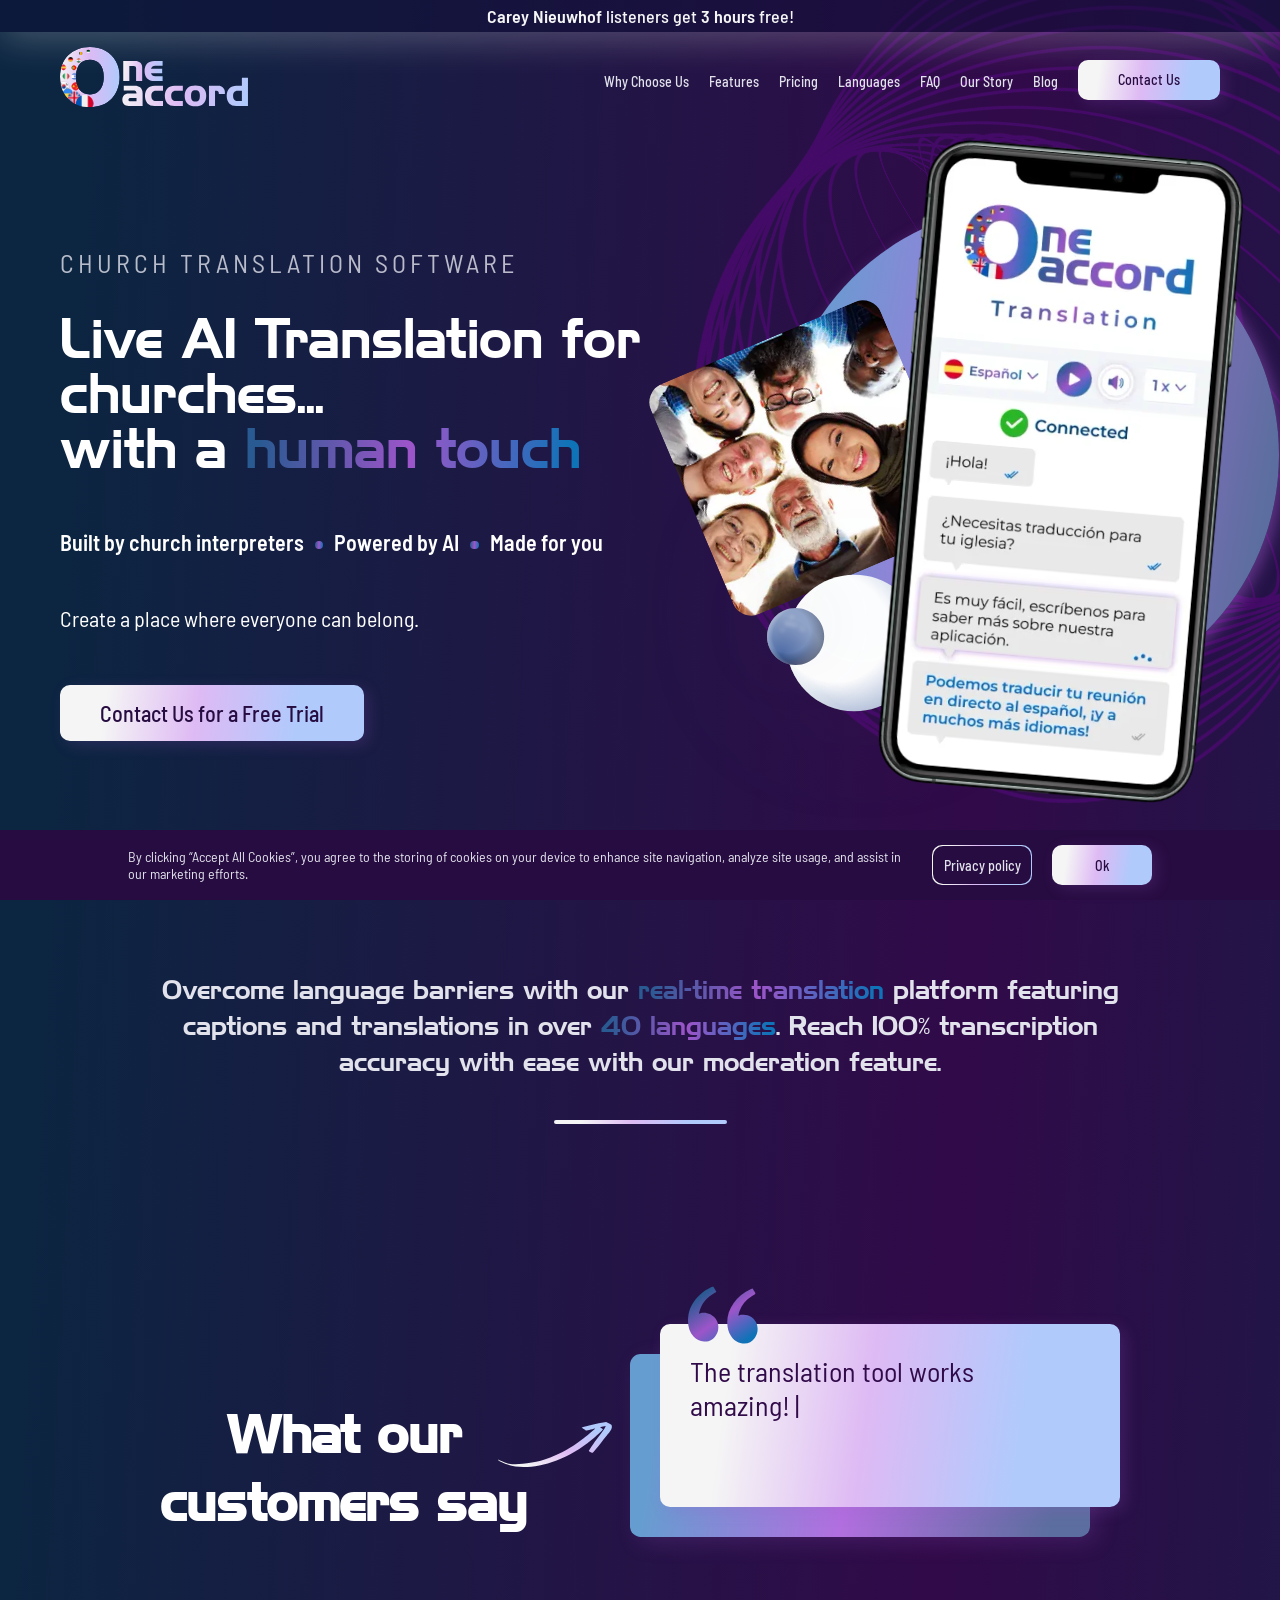
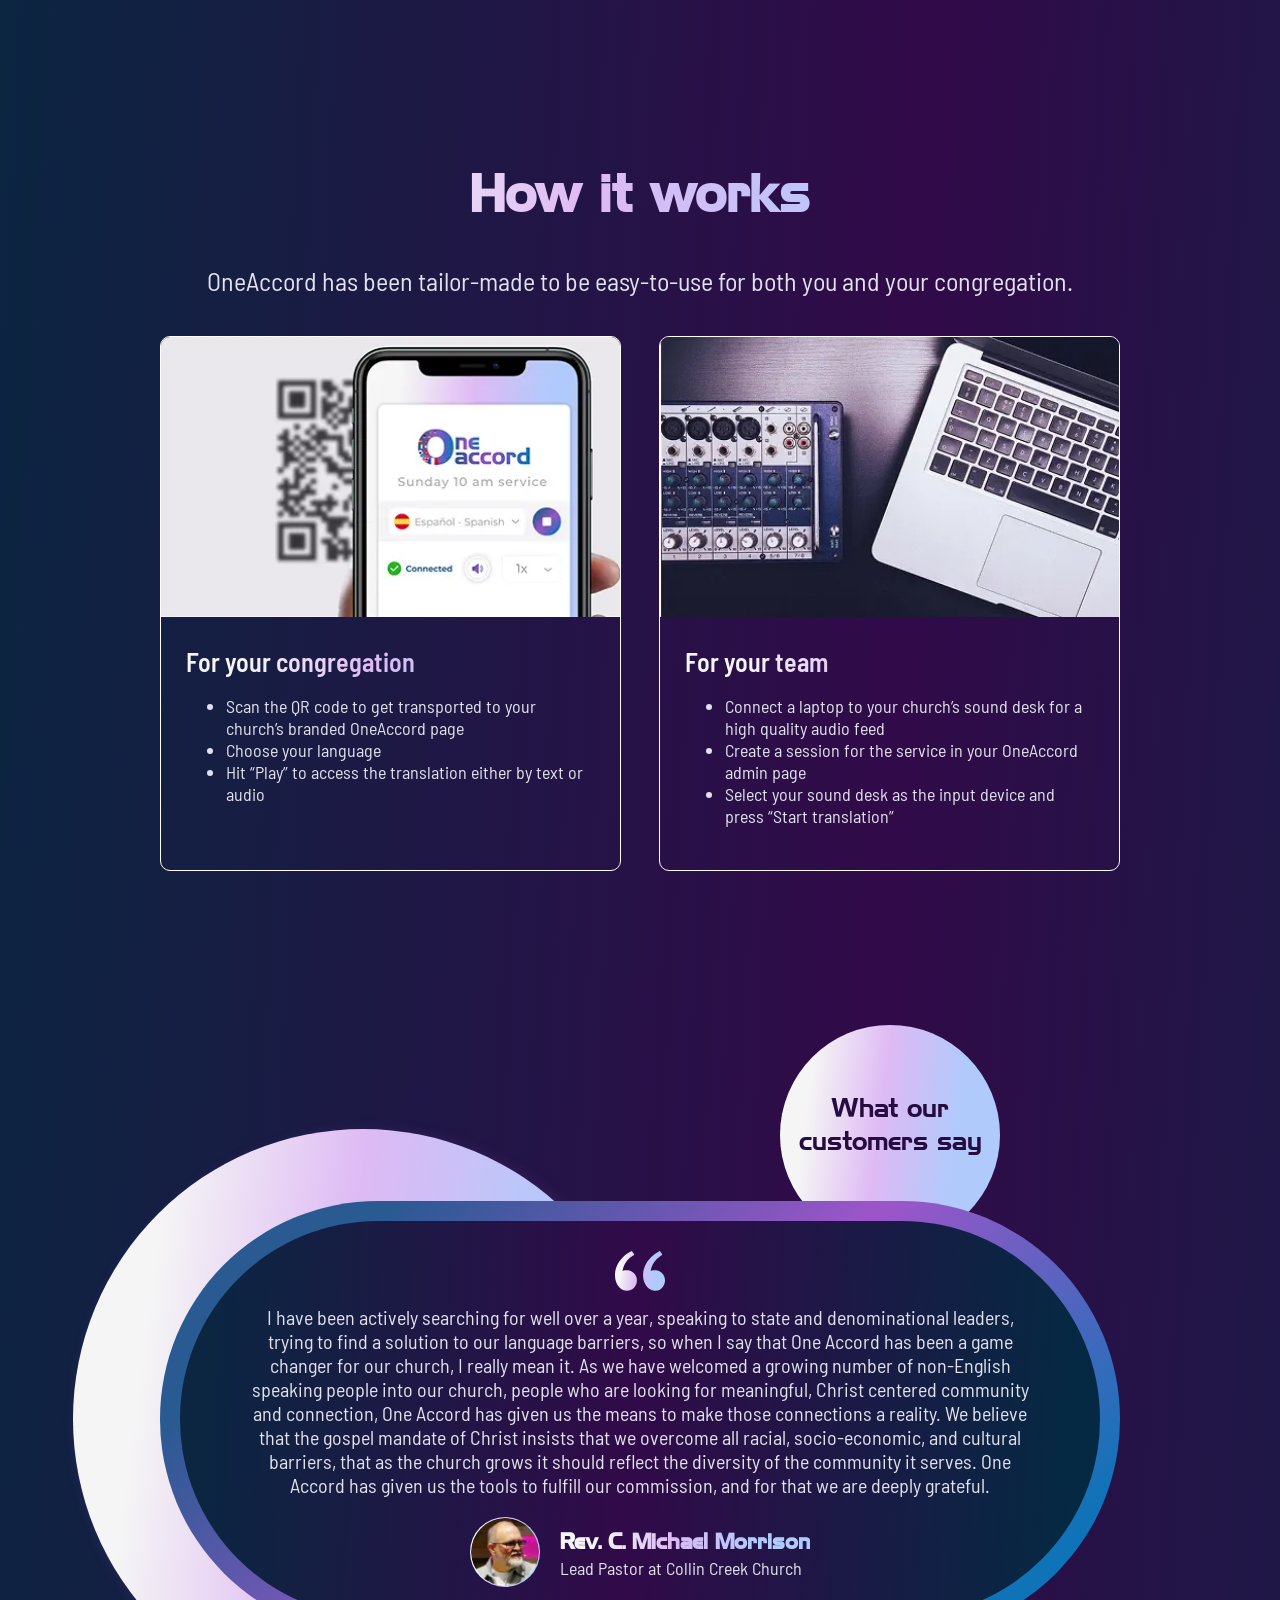
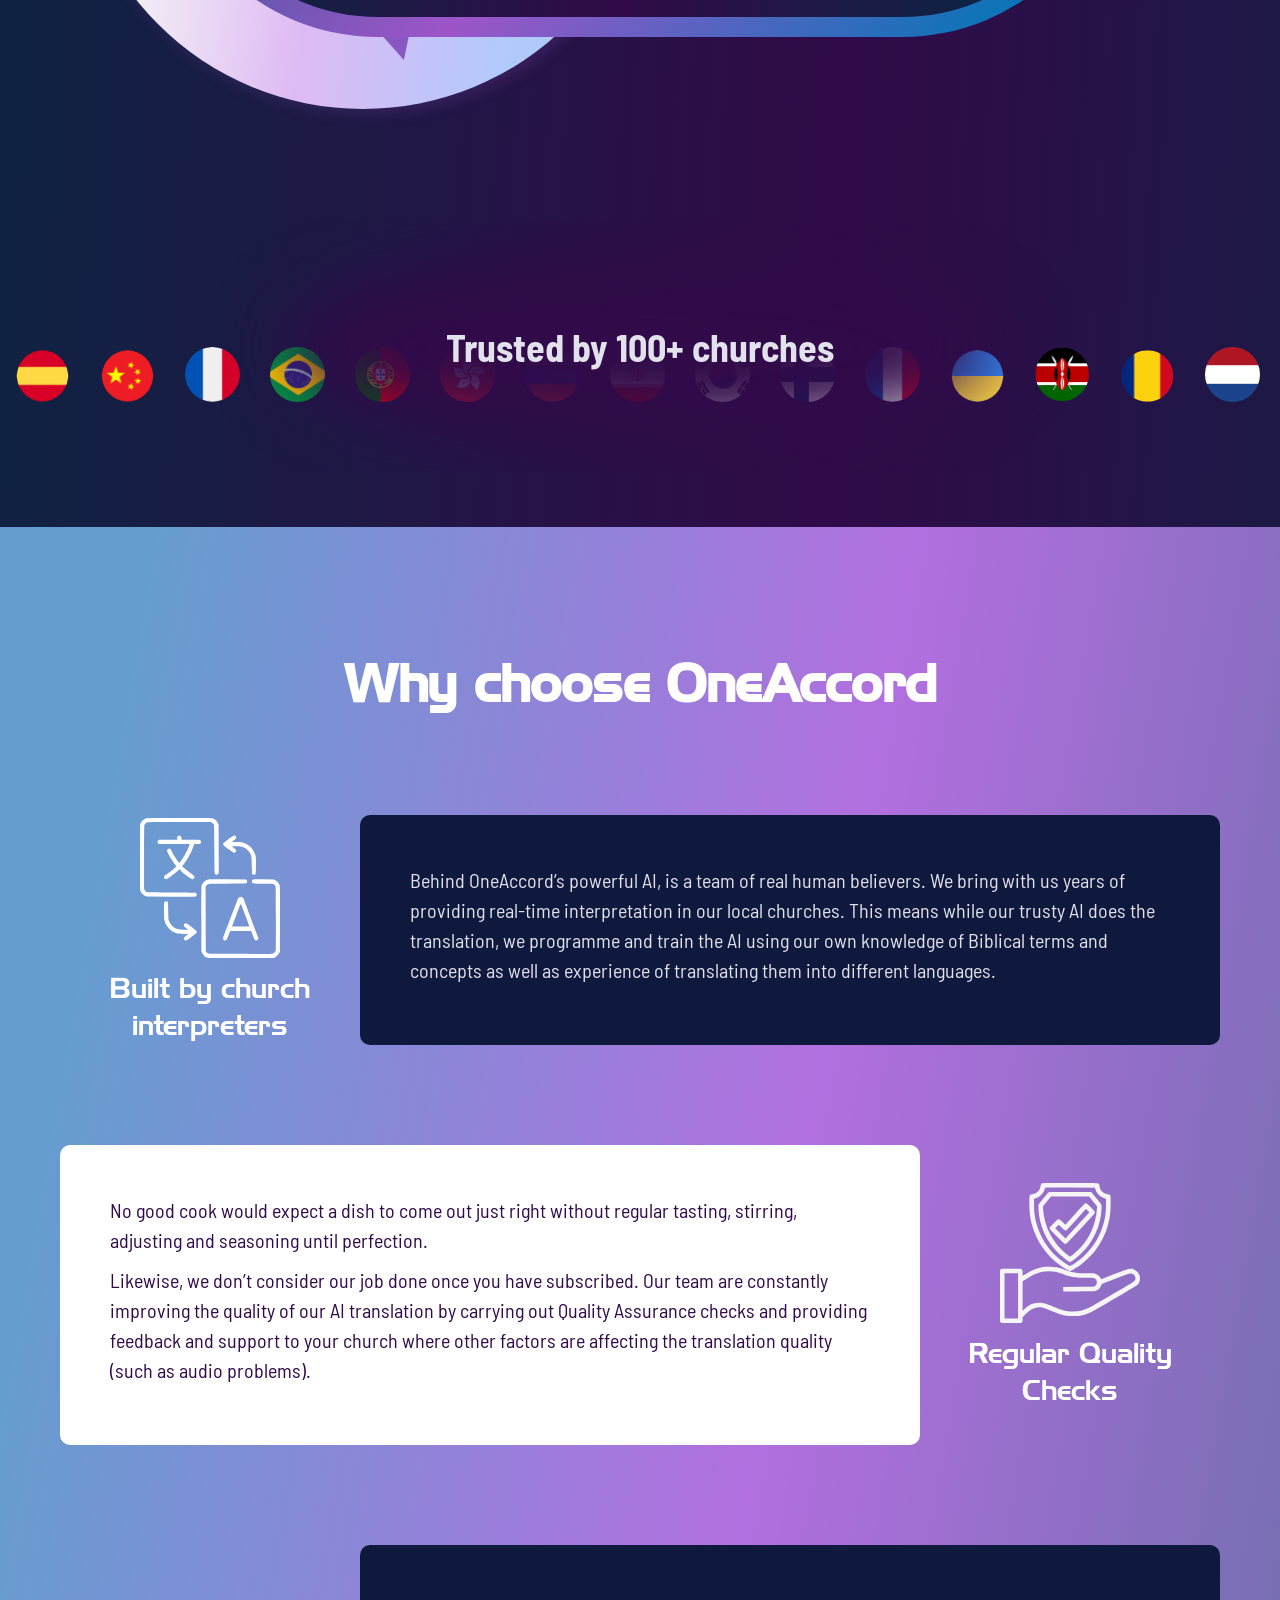
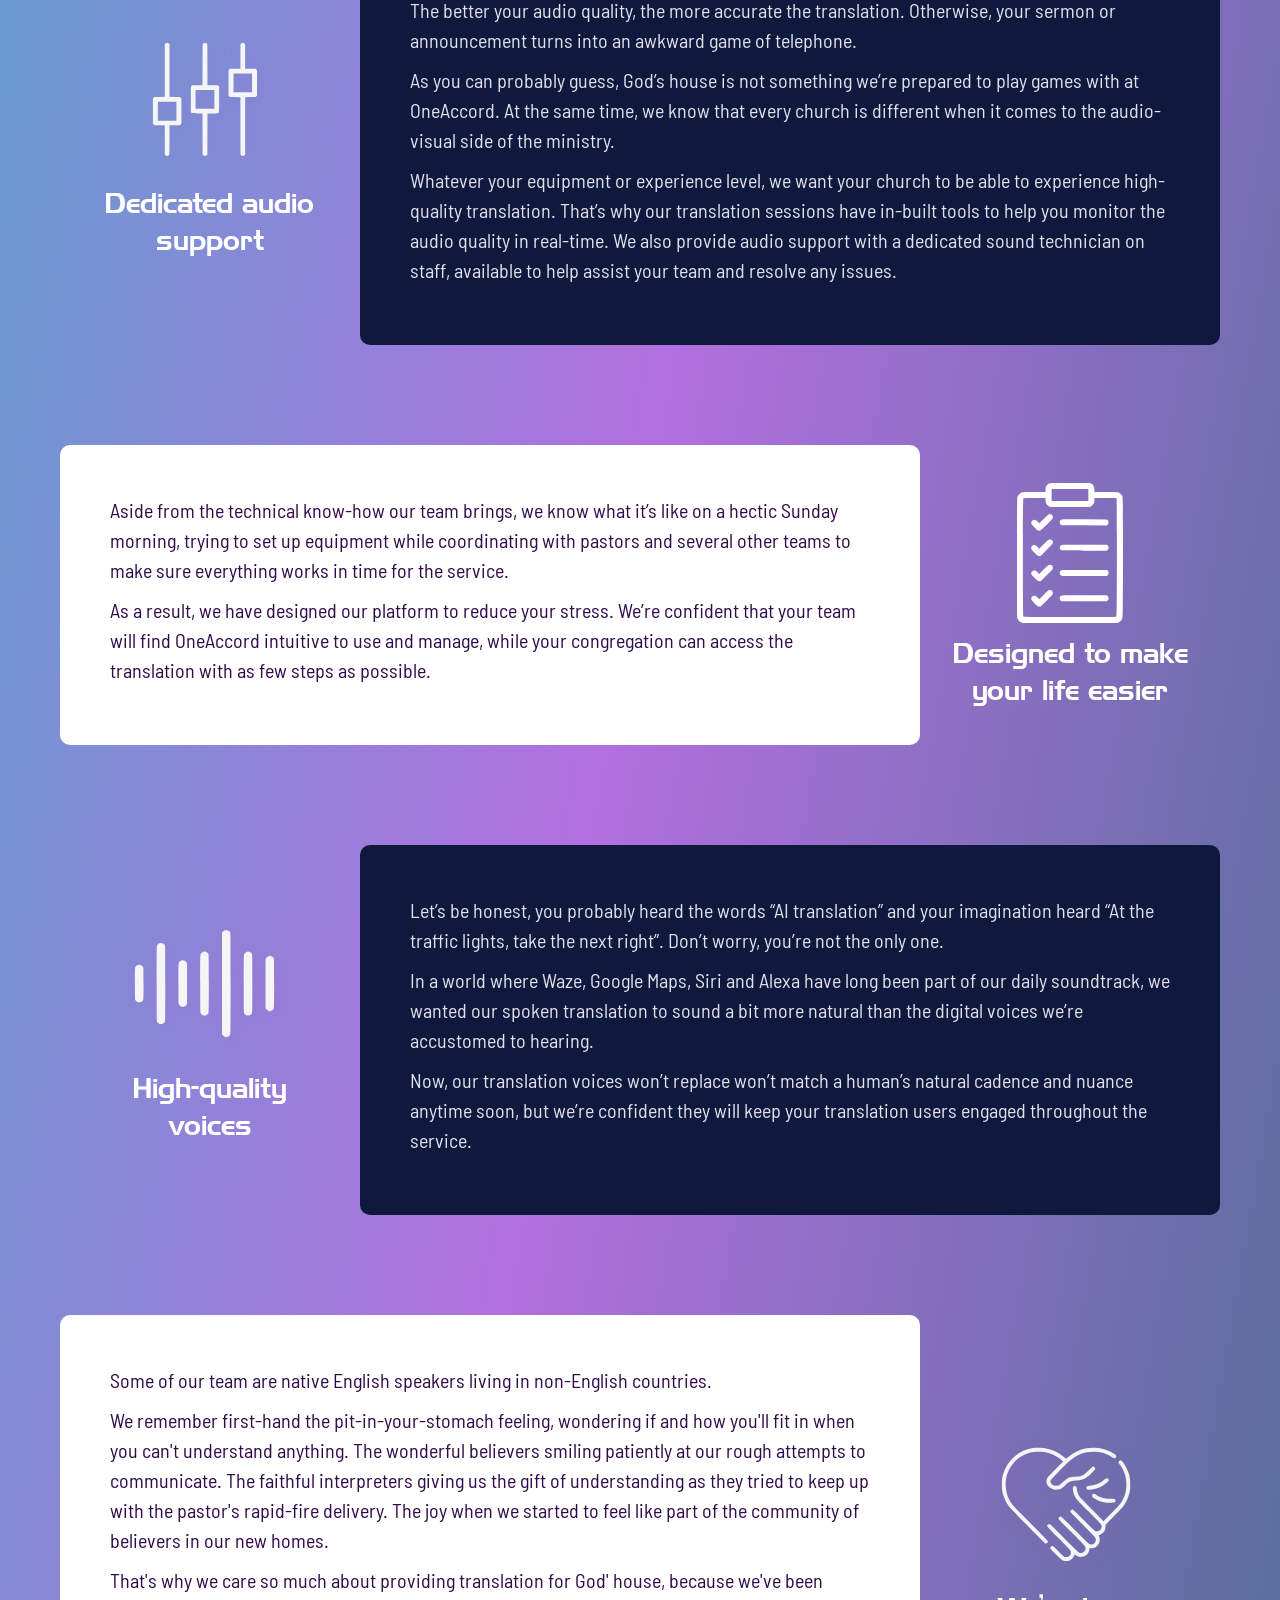
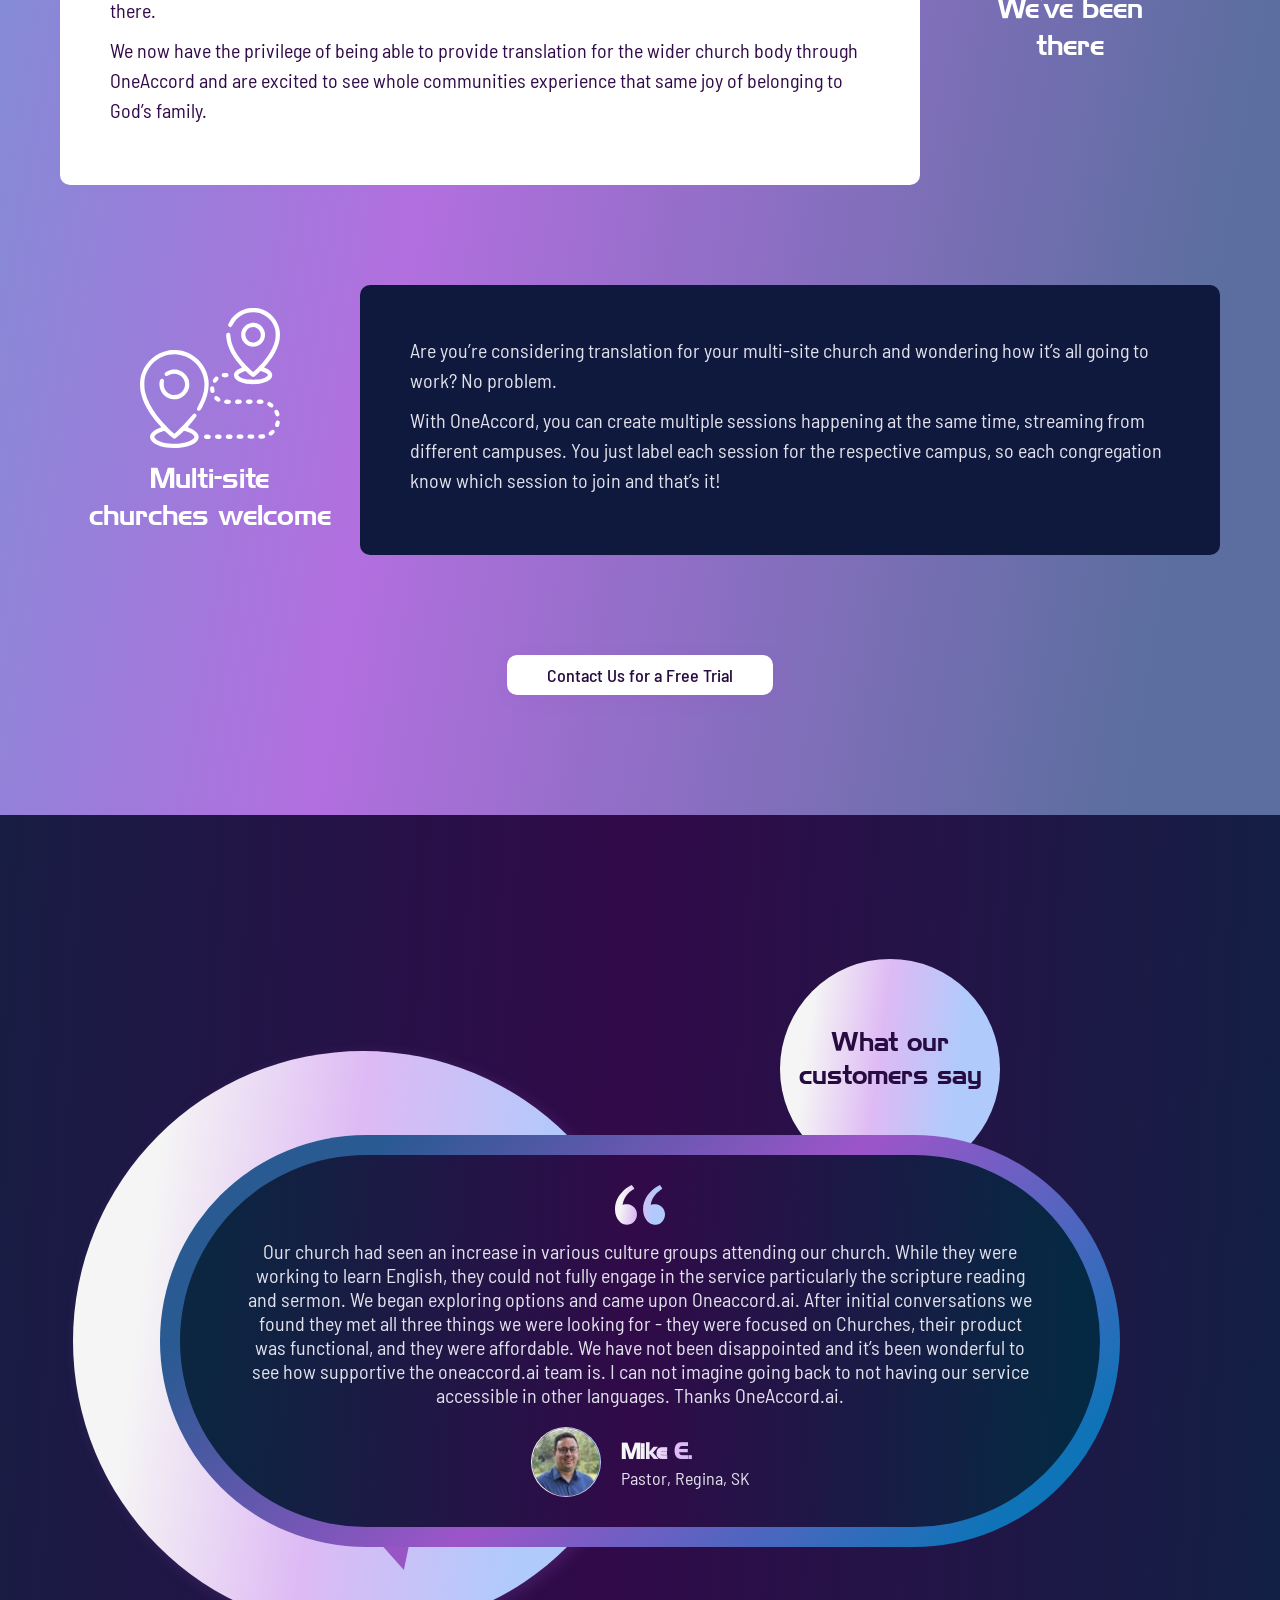
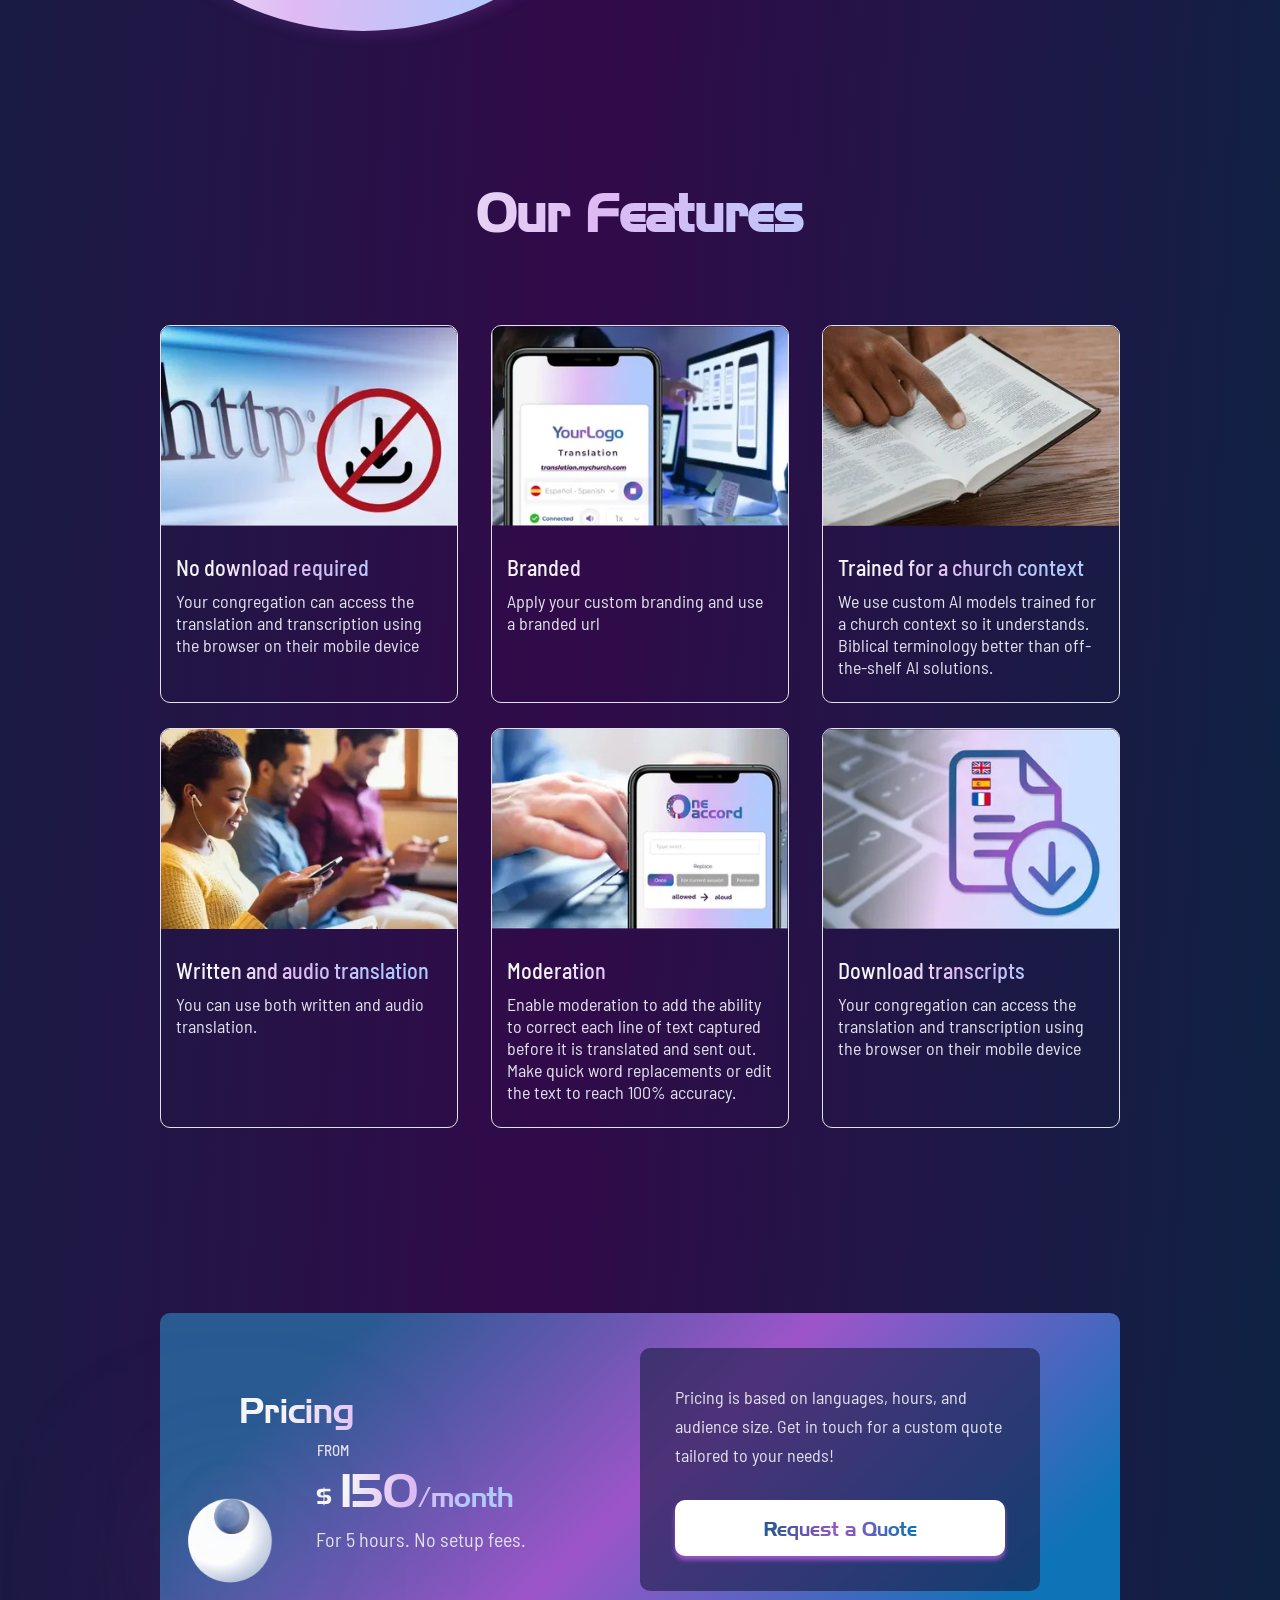
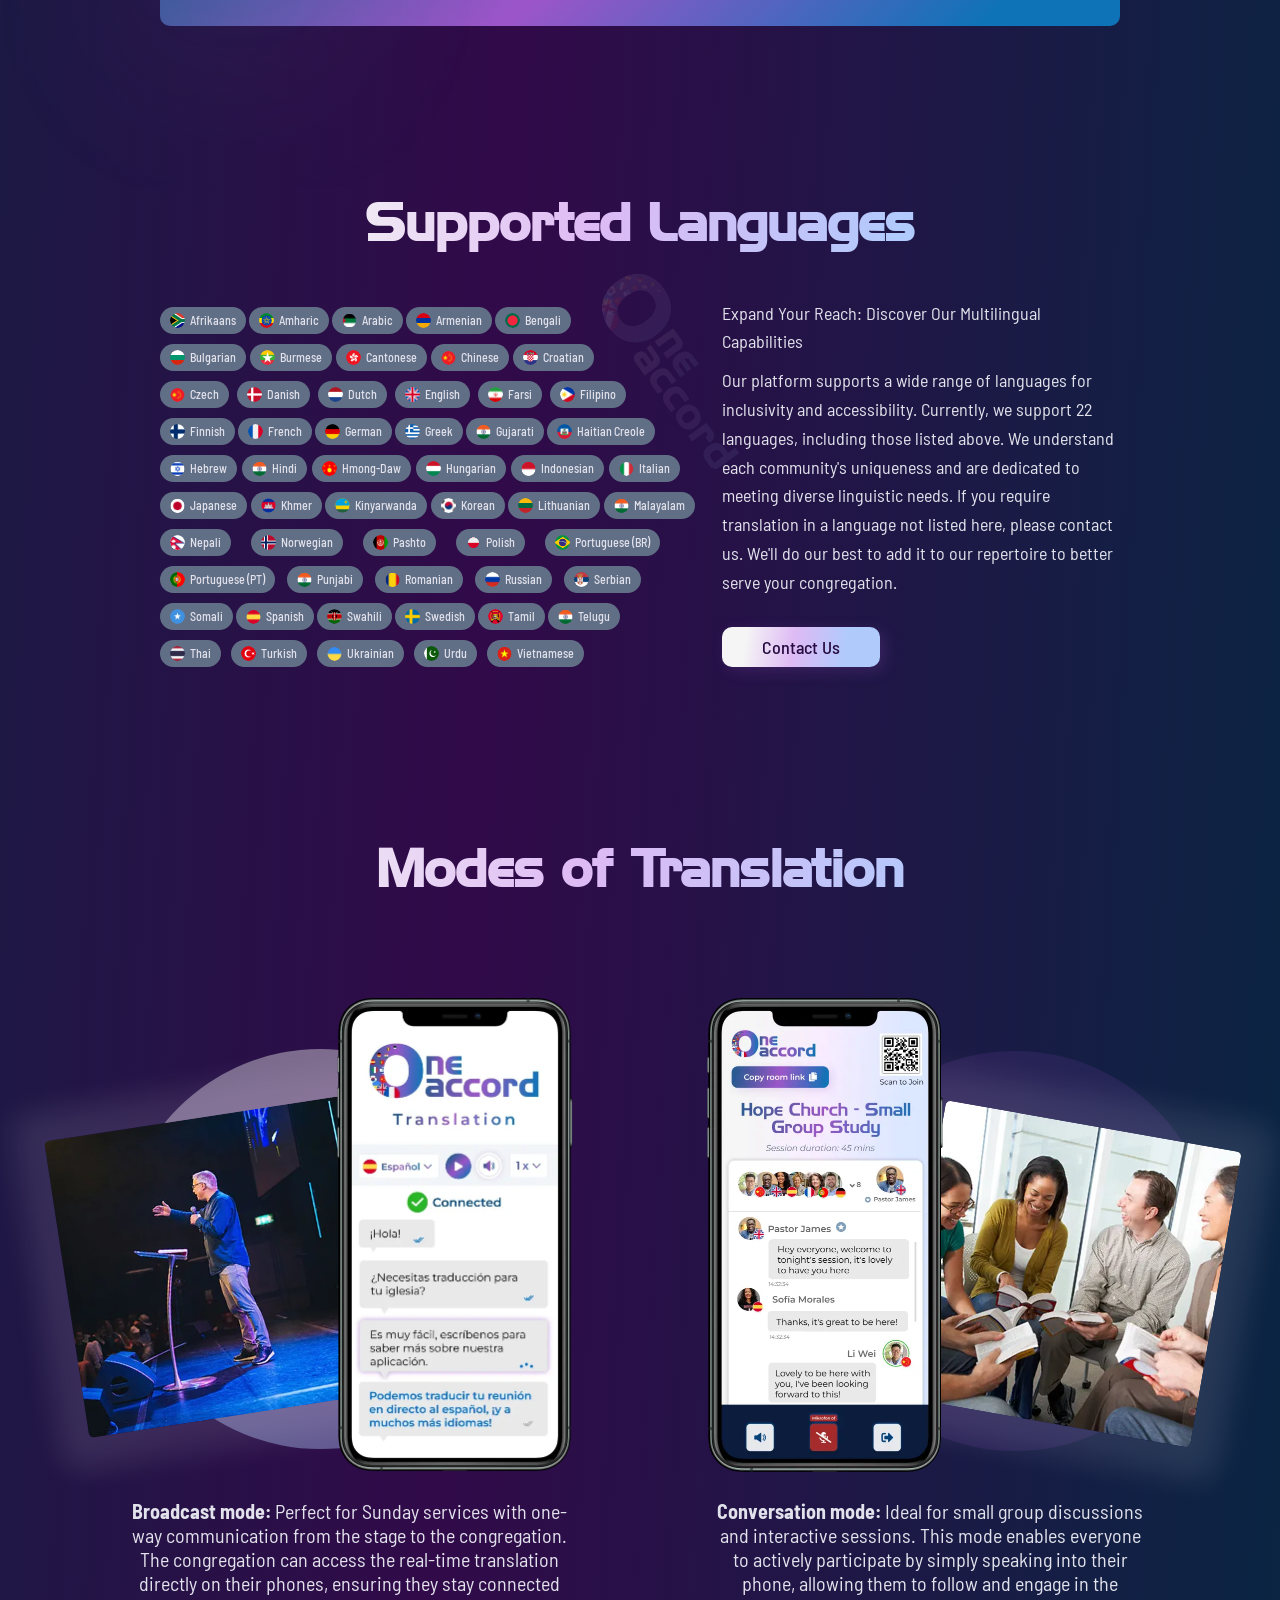
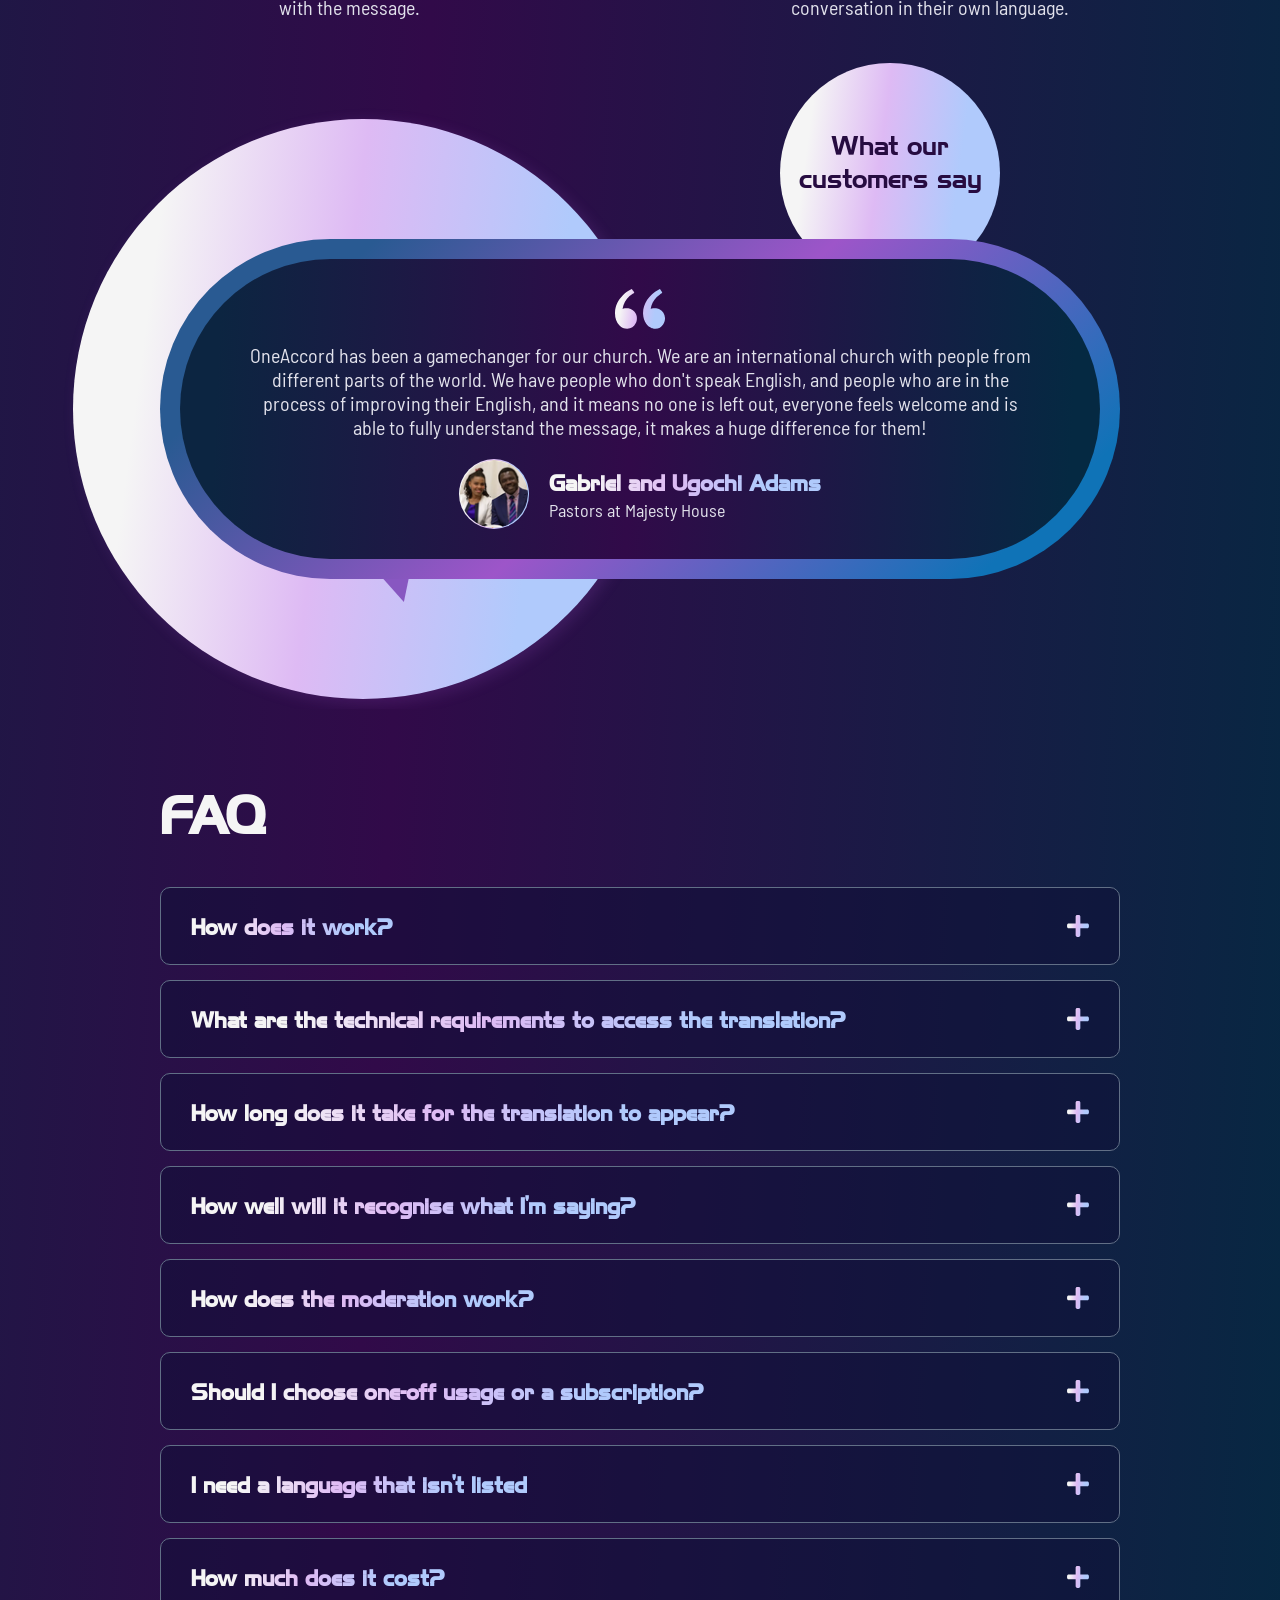
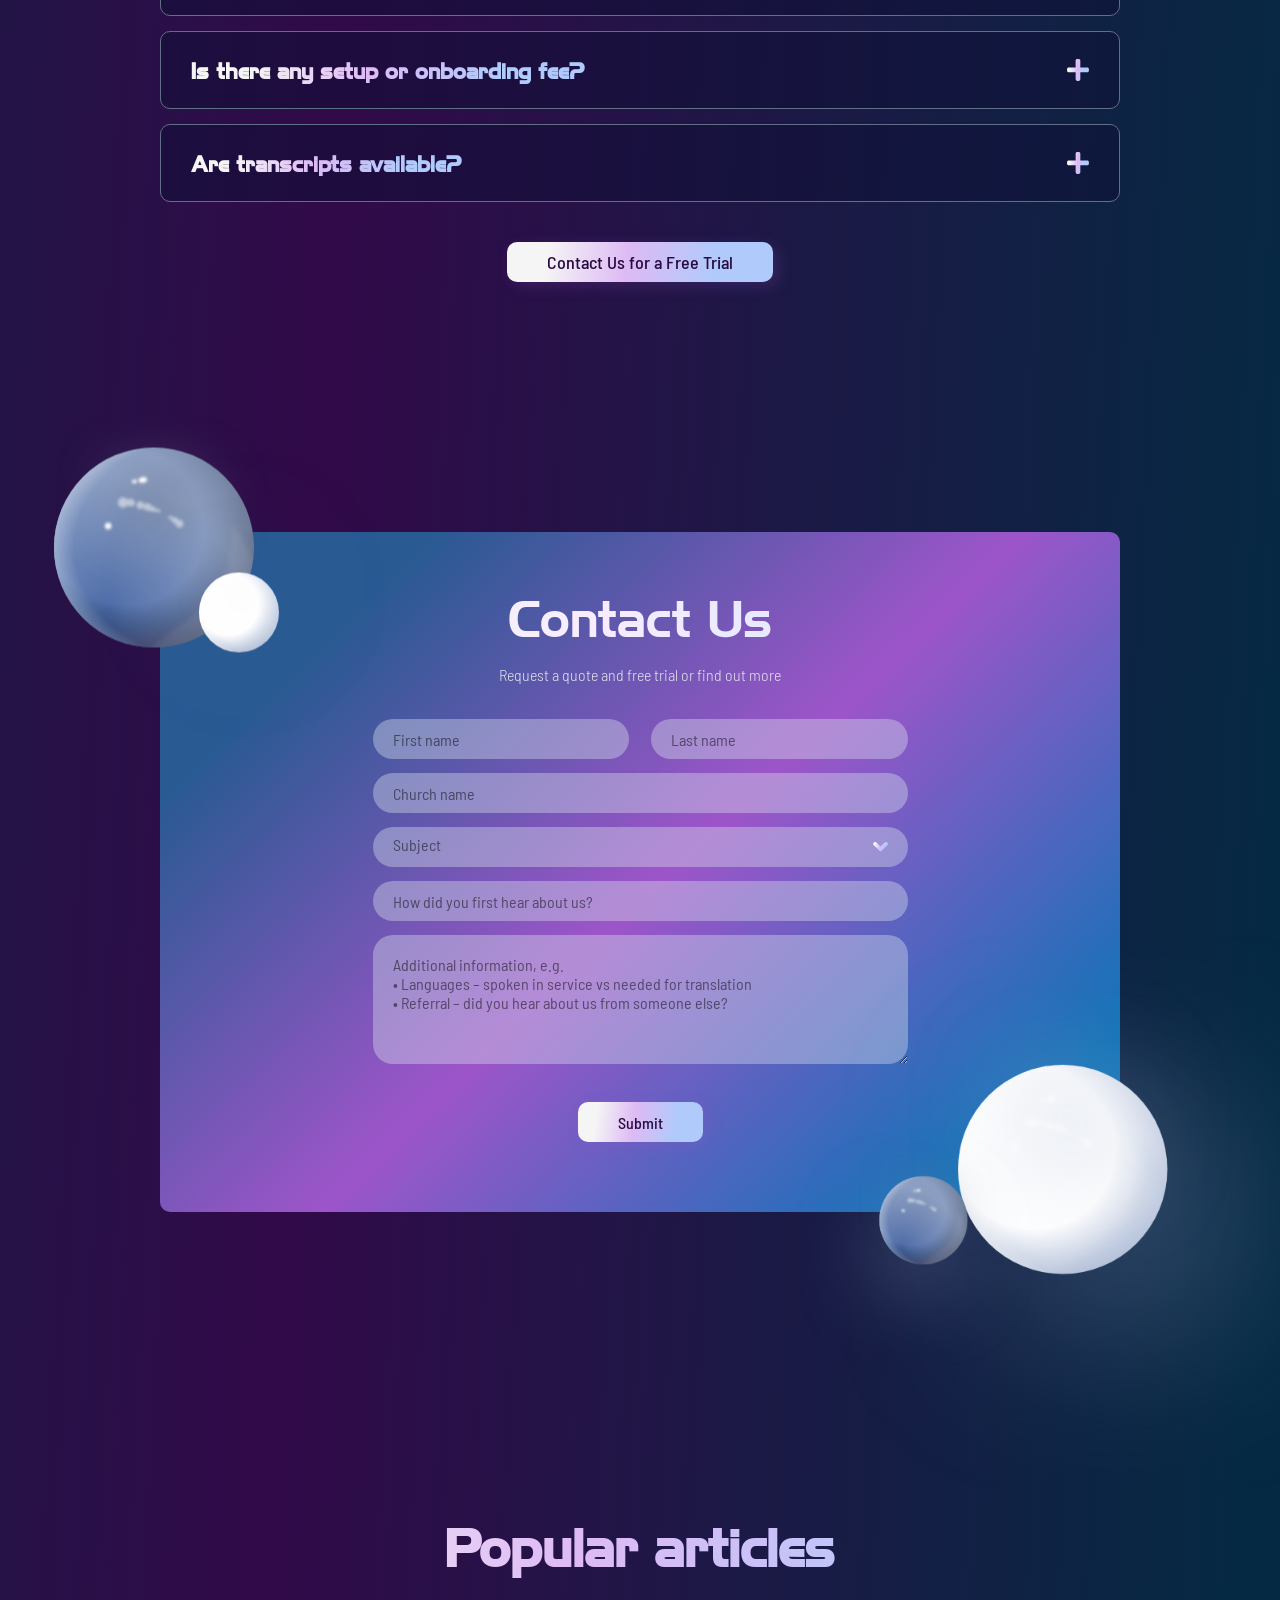
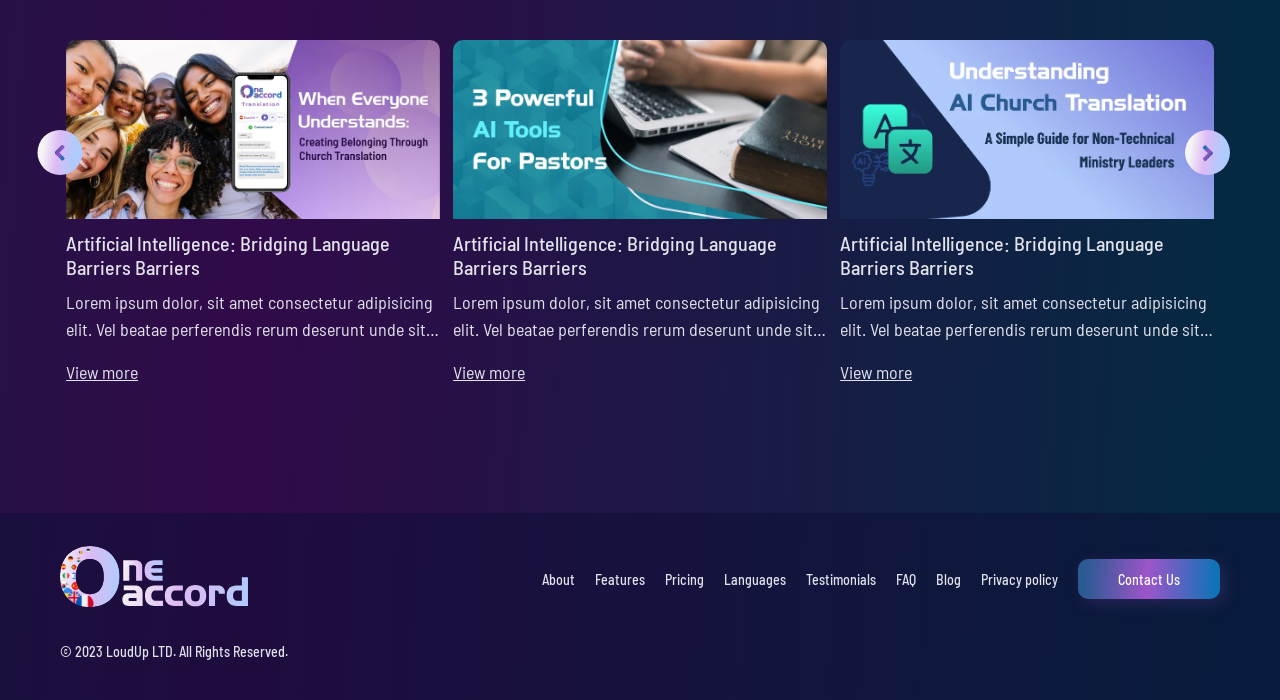
<file: index.html>
<!doctype html>
<html lang="en">
  <head>
    <meta charset="utf-8" />
    <meta name="viewport" content="width=device-width, initial-scale=1" />
    <meta http-equiv="X-UA-Compatible" content="ie=edge" />
    <meta
      name="description"
      content="Live AI Translation for churches with a human touch"
    />
    <meta name="keywords" content="AI translation church" />
    <title>OneAccord</title>

    <link
      rel="preload"
      href="fonts/highlandgothicflf.woff2"
      as="font"
      type="font/woff2"
      crossorigin
    />
    <link
      rel="preload"
      href="fonts/barlow-semi-condensed-latin-400-normal.woff2"
      as="font"
      type="font/woff2"
      crossorigin
    />
    <link
      rel="preload"
      href="fonts/barlow-semi-condensed-latin-500-normal.woff2"
      as="font"
      type="font/woff2"
      crossorigin
    />

    <link
      rel="icon"
      type="image/png"
      sizes="16x16"
      href="img/favicon-16x16.png"
    />
    <link
      rel="icon"
      type="image/png"
      sizes="32x32"
      href="img/favicon-32x32.png"
    />
    <link
      rel="icon"
      type="image/png"
      sizes="48x48"
      href="img/favicon-48x48.png"
    />
    <link
      rel="icon"
      type="image/png"
      sizes="64x64"
      href="img/favicon-64x64.png"
    />
    <link rel="stylesheet" href="css/style.min.css" />
  </head>

  <body id="home">

    <!-- start header -->
    <header class="header">
      <!-- start top header -->
      <div class="top-header">
        <div class="top-header__text">
          <span>Carey Nieuwhof</span> listeners get <span>3 hours</span> free!
        </div>
      </div>
      <!-- end top header -->
      <div class="container-fluid container-fluid--s container-fluid--header">
        <div class="logo">
          <a href="index.html">
            <img
              src="img/logo.svg"
              alt="OneAccord logo"
              width="300"
              height="97"
              fetchpriority="high"
            />
          </a>
        </div>

        <div class="menu-btn">
          <div class="menu-row"></div>
          <div class="menu-row"></div>
          <div class="menu-row"></div>
        </div>

        <div class="menu" id="menu">
          <ul>
            <li>
              <a href="#about"> Why Choose Us </a>
            </li>

            <li>
              <a href="#features"> Features </a>
            </li>

            <li>
              <a href="#pricing"> Pricing </a>
            </li>

            <li>
              <a href="#languages"> Languages </a>
            </li>

            <li>
              <a href="#faq"> FAQ </a>
            </li>

            <li>
              <a href="our-story.html"> Our Story </a>
            </li>

            <li>
              <a href="blog.html" class="blog-link"> Blog </a>
            </li>

            <li>
              <a href="#contact"> Contact Us </a>
            </li>
          </ul>

          <div class="header__social">
            <a href="#" aria-label="OneAccord on Facebook">
              <img src="img/facebook.svg" alt="" width="36" height="36" />
            </a>

            <a href="#" aria-label="OneAccord on Instagram">
              <img src="img/instagram.svg" alt="" width="36" height="36" />
            </a>

            <a href="#" aria-label="OneAccord on YouTube">
              <img src="img/youtube.svg" alt="" width="36" height="36" />
            </a>
          </div>
        </div>
      </div>
    </header>
    <!-- end header -->

    <main id="main-content">
    <!-- start main-screen -->
    <section class="main-screen" id="about">
      <div class="container-fluid container-fluid--s">
        <div class="main-screen__content">
          <h1 class="h1-title">CHURCH TRANSLATION SOFTWARE</h1>
          <h2 class="h1">
            Live AI Translation for churches... <br />
            with a <span>human touch</span>
          </h2>

          <div class="main-screen__list">
            <div class="main-screen__item-wrapper">
              <div class="main-screen__item">Built by church interpreters</div>
              <div class="main-screen__dot"></div>
            </div>

            <div class="main-screen__item-wrapper">
              <div class="main-screen__item">Powered by AI</div>
              <div class="main-screen__dot"></div>
            </div>

            <div class="main-screen__item-wrapper">
              <div class="main-screen__item">Made for you</div>
              <div class="main-screen__dot"></div>
            </div>
          </div>

          <div class="main-screen__text">
            <p>Create a place where everyone can belong.</p>
          </div>

          <a href="#contact" class="button"> Contact Us for a Free Trial </a>
        </div>

        <div class="main-screen__image-wrapper">
          <picture>
            <source
              type="image/webp"
              srcset="
                img/photo-256.webp 256w,
                img/photo-300.webp 300w,
                img/photo-380.webp 380w,
                img/photo-400.webp 400w,
              "
              sizes="(max-width: 767px) 63.2vw, (max-width: 992px) 45vw, (max-width: 1220px) 25vw, 250px"
            />
            <source
              type="image/png"
              srcset="
                img/photo-256.png 256w,
                img/photo-300.png 300w,
                img/photo-380.png 380w,
                img/photo-400.png 400w,
              "
              sizes="(max-width: 767px) 63.2vw, (max-width: 992px) 45vw, (max-width: 1220px) 25vw, 250px"
            />
            <img
              src="img/photo.png"
              width="250"
              height="250"
              alt="Peoples logo"
              class="main-screen__photo"
              fetchpriority="low"
              decoding="async"
            />
          </picture>
          <picture>
            <source
              type="image/webp"
              srcset="
                img/mode-screen-256.webp 256w,
                img/mode-screen-400.webp 400w,
                img/mode-screen-501.webp 501w
              "
              sizes="(max-width: 767px) 31.8vw, (max-width: 992px) 48vw, (max-width: 1220px) 25vw, 341px"
            />
            <source
              type="image/png"
              srcset="
                img/mode-screen-256.png 256w,
                img/mode-screen-400.png 400w,
                img/mode-screen-501.png 501w
              "
              sizes="(max-width: 767px) 31.8vw, (max-width: 992px) 48vw, (max-width: 1220px) 25vw, 341px"
            />
            <img
              src="img/mode-screen-256.png"
              width="341"
              height="668"
              alt="Phone screen"
              class="main-screen__screen"
              fetchpriority="high"
              decoding="sync"
            />
          </picture>          <img
            src="img/bable0.svg"
            alt="bable"
            class="main-screen__bables"
            width="440"
            height="414"
          />

          <img
            src="img/bables01.svg"
            alt="bable"
            class="main-screen__bables2"
            width="185"
            height="173"
          />
        </div>

        <div class="scene">
          <div class="circles">
            <div class="circle"></div>
            <div class="circle"></div>
            <div class="circle"></div>
            <div class="circle"></div>
            <div class="circle"></div>
            <div class="circle"></div>
            <div class="circle"></div>
            <div class="circle"></div>
            <div class="circle"></div>
            <div class="circle"></div>
            <div class="circle"></div>
            <div class="circle"></div>
            <div class="circle"></div>
            <div class="circle"></div>
            <div class="circle"></div>
            <div class="circle"></div>
            <div class="circle"></div>
            <div class="circle"></div>
            <div class="circle"></div>
            <div class="circle"></div>
            <div class="circle"></div>
            <div class="circle"></div>
            <div class="circle"></div>
            <div class="circle"></div>
            <div class="circle"></div>
            <div class="circle"></div>
            <div class="circle"></div>
            <div class="circle"></div>
            <div class="circle"></div>
            <div class="circle"></div>
            <div class="circle"></div>
            <div class="circle"></div>
            <div class="circle"></div>
            <div class="circle"></div>
            <div class="circle"></div>
            <div class="circle"></div>
            <div class="circle"></div>
            <div class="circle"></div>
            <div class="circle"></div>
            <div class="circle"></div>
            <div class="circle"></div>
            <div class="circle"></div>
            <div class="circle"></div>
            <div class="circle"></div>
            <div class="circle"></div>
            <div class="circle"></div>
            <div class="circle"></div>
            <div class="circle"></div>
            <div class="circle"></div>
            <div class="circle"></div>
          </div>
        </div>
      </div>
    </section>
    <!-- end main-screen -->

    <!-- start about section -->
    <section class="about">
      <div class="container-fluid container-fluid--xs">
        <div class="about-line about-line--mobile"></div>

        <div class="about-text">
          Overcome language barriers with our
          <span>real-time translation</span> platform featuring captions and
          translations in over <span>40 languages</span>. Reach 100%
          transcription accuracy with ease with our moderation feature.
        </div>

        <div class="about-line"></div>
      </div>
    </section>
    <!-- end about section -->

    <!-- start reviews section -->
    <section class="reviews">
      <div class="container-fluid container-fluid--xs">
        <div class="reviews__title-wrapper">
          <h2 class="h2">
            What our <br />
            customers say
          </h2>
          <img
            src="img/arrow2.svg"
            alt=""
            class="reviews__arrow"
            width="115"
            height="45"
          />
        </div>

        <div class="reviews__content">
          <img
            src="img/quote.svg"
            alt=""
            class="quote-image"
            width="70"
            height="58"
          />
          <div class="review__text-wrapper">
            <div
              class="review__text"
              data-original="The translation tool works amazing!"
            ></div>
            <div
              class="review__text"
              data-original="This platform has been a game changer for our community."
            ></div>
            <div
              class="review__text"
              data-original="Her face lit up when she put the headphones on!"
            ></div>
            <div
              class="review__text"
              data-original="We used One Accord for our first service and it went great!"
            ></div>
            <div
              class="review__text"
              data-original="Man this is awesome!"
            ></div>
            <div
              class="review__text"
              data-original="The members of our church whose primary language is Spanish were ecstatic."
            ></div>
            <div
              class="review__text"
              data-original="He was in tears just that he could understand the sermon in his own language."
            ></div>
          </div>
        </div>
      </div>
    </section>
    <!-- end reviews section -->

    <!-- start how it works section -->
    <section class="how-it-works">
      <div class="container-fluid container-fluid--xs">
        <div class="section-header">
          <h2 class="h2">How it works</h2>
          <div class="section-sub-title">
            OneAccord has been tailor-made to be easy-to-use for both you and
            your congregation.
          </div>
        </div>

        <div class="how-it-works__row">
          <div class="how-it-works__item">
            <picture>
              <source srcset="img/hw1.webp" type="image/webp" />
              <img
                src="img/hw1.png"
                alt=""
                class="how-it-works__image"
                width="461"
                height="280"
              />
            </picture>

            <div class="how-it-works__item-content">
              <div class="how-it-works__title">For your congregation</div>

              <ul>
                <li>
                  Scan the QR code to get transported to your church’s branded
                  OneAccord page
                </li>

                <li>Choose your language</li>

                <li>
                  Hit “Play” to access the translation either by text or audio
                </li>
              </ul>
            </div>
          </div>

          <div class="how-it-works__item">
            <picture>
              <source srcset="img/hw2.webp" type="image/webp" />
              <img
                src="img/hw2.png"
                alt=""
                class="how-it-works__image"
                width="461"
                height="280"
              />
            </picture>

            <div class="how-it-works__item-content">
              <div class="how-it-works__title">For your team</div>

              <ul>
                <li>
                  Connect a laptop to your church’s sound desk for a high
                  quality audio feed
                </li>

                <li>
                  Create a session for the service in your OneAccord admin page
                </li>

                <li>
                  Select your sound desk as the input device and press “Start
                  translation”
                </li>
              </ul>
            </div>
          </div>
        </div>
      </div>
    </section>
    <!-- end how it works section -->

    <!-- start single testimonial section -->
    <section class="single-testimonial">
      <div class="container-fluid container-fluid--xs">
        <div class="single-testimonial__wrapper">
          <div class="single-testimonial-title-wrapper">
            What our customers say
          </div>

          <div class="single-testimonial__content">
            <img
              src="img/quote-white.svg"
              alt=""
              class="single-testimonial__quote"
              width="50"
              height="40"
            />
            <div class="single-testimonial__text">
              I have been actively searching for well over a year, speaking to
              state and denominational leaders, trying to find a solution to our
              language barriers, so when I say that One Accord has been a game
              changer for our church, I really mean it. As we have welcomed a
              growing number of non-English speaking people into our church,
              people who are looking for meaningful, Christ centered community
              and connection, One Accord has given us the means to make those
              connections a reality. We believe that the gospel mandate of
              Christ insists that we overcome all racial, socio-economic, and
              cultural barriers, that as the church grows it should reflect the
              diversity of the community it serves. One Accord has given us the
              tools to fulfill our commission, and for that we are deeply
              grateful.
            </div>

            <div class="testimonials-single__footer">
              <div class="testimonials-single__photo">
                <picture>
                  <source
                    type="image/webp"
                    srcset="img/mike-morrison-collin-creek-70.webp"
                  />
                  <img
                    src="img/mike-morrison-collin-creek-70.png"
                    alt=""
                    width="70"
                    height="70"
                  />
                </picture>
              </div>

              <div class="testimonials-single__info">
                <div class="single-testimonial__name">
                  Rev. C. Michael Morrison
                </div>

                <div class="single-testimonial__position">
                  Lead Pastor at Collin Creek Church
                </div>
              </div>
            </div>
          </div>
        </div>
      </div>
    </section>
    <!-- end single testimonial section -->

    <!-- start flags section -->
    <section class="flags-section">
      <div class="flags-wrapper" id="wrapper">
        <div class="flags-track" id="track">
          <img class="flag" width="55" height="55" src="img/flag-spanish.svg" alt="" />
          <img class="flag" width="55" height="55" src="img/flag-chinese.svg" alt="" />
          <img class="flag" width="55" height="55" src="img/flag-french.svg" alt="" />
          <img class="flag" width="55" height="55" src="img/flag-brazil.svg" alt="" />
          <img class="flag" width="55" height="55" src="img/flag-portuguese.svg" alt="" />
          <img class="flag" width="55" height="55" src="img/flag-cantonese.svg" alt="" />
          <img class="flag" width="55" height="55" src="img/flag-russian.svg" alt="" />
          <img class="flag" width="55" height="55" src="img/flag-farsi.svg" alt="" />
          <img class="flag" width="55" height="55" src="img/flag-korean.svg" alt="" />
          <img class="flag" width="55" height="55" src="img/flag-finnish.svg" alt="" />
          <img class="flag" width="55" height="55" src="img/flag-french.svg" alt="" />
          <img class="flag" width="55" height="55" src="img/flag-ukrainian.svg" alt="" />
          <img class="flag" width="55" height="55" src="img/flag-swahili.svg" alt="" />
          <img class="flag" width="55" height="55" src="img/flag-romanian.svg" alt="" />
          <img class="flag" width="55" height="55" src="img/flag-dutch.svg" alt="" />
          <img class="flag" width="55" height="55" src="img/flag-english.svg" alt="" />

          <img class="flag" width="55" height="55" src="img/flag-filipino.svg" alt="" />
          <img class="flag" width="55" height="55" src="img/flag-nepalese.svg" alt="" />
          <img class="flag" width="55" height="55" src="img/flag-haiti.svg" alt="" />
          <img class="flag" width="55" height="55" src="img/flag-hindi.svg" alt="" />
        </div>
      </div>

      <div class="flags-section__title">
        <span>Trusted by 100+ churches</span>
      </div>
    </section>
    <!-- end flags section -->

    <!-- start why choose us -->
    <section class="why-choose-us">
      <div class="container-fluid container-fluid--s">
        <h2 class="h2 h2--white">Why choose OneAccord</h2>

        <!-- start why choose us row 1 -->
        <div class="why-choose-us__row">
          <div class="why-choose-us__header">
            <div class="why-choose-us__icon">
              <img
                src="img/built-by-church-interpreters.svg"
                alt=""
                width="140"
                height="140"
              />
            </div>
            <div class="why-choose-us__title">Built by church interpreters</div>
          </div>

          <div class="why-choose-us__content">
            <p>
              Behind OneAccord’s powerful AI, is a team of real human believers.
              We bring with us years of providing real-time interpretation in
              our local churches. This means while our trusty AI does the
              translation, we programme and train the AI using our own knowledge
              of Biblical terms and concepts as well as experience of
              translating them into different languages.
            </p>
          </div>
        </div>
        <!-- end why choose us row 1-->

        <!-- start why choose us row 2 -->
        <div class="why-choose-us__row why-choose-us__row--reverce">
          <div class="why-choose-us__header">
            <div class="why-choose-us__icon">
              <img
                src="img/regular-quality-checks.svg"
                alt=""
                class=""
                width="140"
                height="140"
              />
              <img
                src="img/regular-quality-checks-white.svg"
                alt=""
                class="mobile-icon"
                width="66"
                height="65"
              />
            </div>
            <div class="why-choose-us__title">Regular Quality Checks</div>
          </div>

          <div class="why-choose-us__content">
            <p>
              No good cook would expect a dish to come out just right without
              regular tasting, stirring, adjusting and seasoning until
              perfection.
            </p>
            <p>
              Likewise, we don’t consider our job done once you have subscribed.
              Our team are constantly improving the quality of our AI
              translation by carrying out Quality Assurance checks and providing
              feedback and support to your church where other factors are
              affecting the translation quality (such as audio problems).
            </p>
          </div>
        </div>
        <!-- end why choose us row 2  -->

        <!-- start why choose us row 3 -->
        <div class="why-choose-us__row">
          <div class="why-choose-us__header">
            <div class="why-choose-us__icon">
              <img
                src="img/dedicated-audio-support.svg"
                alt=""
                width="162"
                height="173"
              />
            </div>
            <div class="why-choose-us__title">Dedicated audio support</div>
          </div>

          <div class="why-choose-us__content">
            <p>
              The better your audio quality, the more accurate the translation.
              Otherwise, your sermon or announcement turns into an awkward game
              of telephone.
            </p>

            <p>
              As you can probably guess, God’s house is not something we’re
              prepared to play games with at OneAccord. At the same time, we
              know that every church is different when it comes to the
              audio-visual side of the ministry.
            </p>

            <p>
              Whatever your equipment or experience level, we want your church
              to be able to experience high-quality translation. That’s why our
              translation sessions have in-built tools to help you monitor the
              audio quality in real-time. We also provide audio support with a
              dedicated sound technician on staff, available to help assist your
              team and resolve any issues.
            </p>
          </div>
        </div>
        <!-- end why choose us row 3-->

        <!-- start why choose us row 4 -->
        <div class="why-choose-us__row why-choose-us__row--reverce">
          <div class="why-choose-us__header">
            <div class="why-choose-us__icon">
              <img
                src="img/designed-to-make-your-life-easier.svg"
                alt=""
                width="106"
                height="140"
              />
              <img
                src="img/designed-to-make-your-life-easier-white.svg"
                alt=""
                class="mobile-icon"
                width="49"
                height="65"
              />
            </div>
            <div class="why-choose-us__title">
              Designed to make your life easier
            </div>
          </div>

          <div class="why-choose-us__content">
            <p>
              Aside from the technical know-how our team brings, we know what
              it’s like on a hectic Sunday morning, trying to set up equipment
              while coordinating with pastors and several other teams to make
              sure everything works in time for the service.
            </p>
            <p>
              As a result, we have designed our platform to reduce your stress.
              We’re confident that your team will find OneAccord intuitive to
              use and manage, while your congregation can access the translation
              with as few steps as possible.
            </p>
          </div>
        </div>
        <!-- end why choose us row 4  -->

        <!-- start why choose us row 5 -->
        <div class="why-choose-us__row">
          <div class="why-choose-us__header">
            <div class="why-choose-us__icon">
              <img
                src="img/high-quality-voices.svg"
                alt=""
                width="173"
                height="141"
              />
            </div>
            <div class="why-choose-us__title">High-quality voices</div>
          </div>

          <div class="why-choose-us__content">
            <p>
              Let’s be honest, you probably heard the words “AI translation” and
              your imagination heard “At the traffic lights, take the next
              right”. Don’t worry, you’re not the only one.
            </p>

            <p>
              In a world where Waze, Google Maps, Siri and Alexa have long been
              part of our daily soundtrack, we wanted our spoken translation to
              sound a bit more natural than the digital voices we’re accustomed
              to hearing.
            </p>

            <p>
              Now, our translation voices won’t replace won’t match a human’s
              natural cadence and nuance anytime soon, but we’re confident they
              will keep your translation users engaged throughout the service.
            </p>
          </div>
        </div>
        <!-- end why choose us row 5-->

        <!-- start why choose us row 6 -->
        <div class="why-choose-us__row why-choose-us__row--reverce">
          <div class="why-choose-us__header">
            <div class="why-choose-us__icon">
              <img
                src="img/we-been-there.svg"
                alt=""
                width="192"
                height="173"
              />
              <img
                src="img/we-been-there-white.svg"
                alt=""
                class="mobile-icon"
                width="72"
                height="63"
              />
            </div>
            <div class="why-choose-us__title">
              We’ve been <br />
              there
            </div>
          </div>

          <div class="why-choose-us__content">
            <p>
              Some of our team are native English speakers living in non-English
              countries.
            </p>
            <p>
              We remember first-hand the pit-in-your-stomach feeling, wondering
              if and how you'll fit in when you can't understand anything. The
              wonderful believers smiling patiently at our rough attempts to
              communicate. The faithful interpreters giving us the gift of
              understanding as they tried to keep up with the pastor's
              rapid-fire delivery. The joy when we started to feel like part of
              the community of believers in our new homes.
            </p>

            <p>
              That's why we care so much about providing translation for God'
              house, because we've been there.
            </p>

            <p>
              We now have the privilege of being able to provide translation for
              the wider church body through OneAccord and are excited to see
              whole communities experience that same joy of belonging to God’s
              family.
            </p>
          </div>
        </div>
        <!-- end why choose us row 6  -->

        <!-- start why choose us row 7 -->
        <div class="why-choose-us__row">
          <div class="why-choose-us__header">
            <div class="why-choose-us__icon">
              <img src="img/msv.svg" alt="" width="140" height="140" />
            </div>
            <div class="why-choose-us__title">Multi-site churches welcome</div>
          </div>

          <div class="why-choose-us__content">
            <p>
              Are you’re considering translation for your multi-site church and
              wondering how it’s all going to work? No problem.
            </p>

            <p>
              With OneAccord, you can create multiple sessions happening at the
              same time, streaming from different campuses. You just label each
              session for the respective campus, so each congregation know which
              session to join and that’s it!
            </p>
          </div>
        </div>
        <!-- end why choose us row 7-->

        <div class="button-wrapper">
          <a href="#contact" class="button"> Contact Us for a Free Trial </a>
        </div>
      </div>
    </section>
    <!-- end why choose us -->

    <!-- start single testimonial section -->
    <section class="single-testimonial single-testimonial--m">
      <div class="container-fluid container-fluid--xs">
        <div class="single-testimonial__wrapper">
          <div class="single-testimonial-title-wrapper">
            What our customers say
          </div>

          <div class="single-testimonial__content">
            <img
              src="img/quote-white.svg"
              alt=""
              class="single-testimonial__quote"
              width="50"
              height="40"
            />
            <div class="single-testimonial__text">
              Our church had seen an increase in various culture groups
              attending our church. While they were working to learn English,
              they could not fully engage in the service particularly the
              scripture reading and sermon. We began exploring options and came
              upon Oneaccord.ai. After initial conversations we found they met
              all three things we were looking for - they were focused on
              Churches, their product was functional, and they were affordable.
              We have not been disappointed and it’s been wonderful to see how
              supportive the oneaccord.ai team is. I can not imagine going back
              to not having our service accessible in other languages. Thanks
              OneAccord.ai.
            </div>

            <div class="testimonials-single__footer">
              <div class="testimonials-single__photo">
                <img
                  src="img/mike-engbers-70.jpg"
                  alt=""
                  width="70"
                  height="70"
                />
              </div>

              <div class="testimonials-single__info">
                <div class="single-testimonial__name">Mike E.</div>

                <div class="single-testimonial__position">
                  Pastor, Regina, SK
                </div>
              </div>
            </div>
          </div>
        </div>
      </div>
    </section>
    <!-- end single testimonial section -->

    <!-- start features section -->
    <section class="features" id="features">
      <div class="container-fluid container-fluid--xs">
        <h2 class="h2">Our Features</h2>

        <div class="features__list">
          <div class="features__item">
            <picture>
              <source
                srcset="img/no-download-required.webp"
                type="image/webp"
              />
              <img
                src="img/no-download-required.png"
                alt="No download requested image"
                class="features__item-img"
                width="350"
                height="235"
              />
            </picture>
            <div class="features__item-content">
              <div class="features__item-content-text">
                <h3 class="h3">No download required</h3>
                <p>
                  Your congregation can access the translation and transcription
                  using the browser on their mobile device
                </p>
              </div>
            </div>
          </div>

          <div class="features__item">
            <picture>
              <source srcset="img/custom-branded.webp" type="image/webp" />
              <img
                src="img/custom-branded.png"
                alt="branded image"
                class="features__item-img"
                width="350"
                height="235"
              />
            </picture>
            <div class="features__item-content">
              <div class="features__item-content-text">
                <h3 class="h3">Branded</h3>
                <p>Apply your custom branding and use a branded url</p>
              </div>
            </div>
          </div>

          <div class="features__item">
            <picture>
              <source srcset="img/church.webp" type="image/webp" />
              <img
                src="img/church.png"
                alt="church image"
                class="features__item-img"
                width="350"
                height="234"
              />
            </picture>
            <div class="features__item-content">
              <div class="features__item-content-text">
                <h3 class="h3">Trained for a church context</h3>
                <p>
                  We use custom AI models trained for a church context so it
                  understands. Biblical terminology better than off-the-shelf AI
                  solutions.
                </p>
              </div>
            </div>
          </div>

          <div class="features__item">
            <picture>
              <source
                srcset="img/written-and-audio.webp"
                type="image/webp"
              />
              <img
                src="img/written-and-audio.png"
                alt="AI image"
                class="features__item-img"
                width="350"
                height="236"
              />
            </picture>
            <div class="features__item-content">
              <div class="features__item-content-text">
                <h3 class="h3">Written and audio translation</h3>
                <p>You can use both written and audio translation.</p>
              </div>
            </div>
          </div>

          <div class="features__item">
            <picture>
              <source srcset="img/moderation.webp" type="image/webp" />
              <img
                src="img/moderation.png"
                alt="image with edit icons"
                class="features__item-img"
                width="350"
                height="235"
              />
            </picture>
            <div class="features__item-content">
              <div class="features__item-content-text">
                <h3 class="h3">Moderation</h3>
                <p>
                  Enable moderation to add the ability to correct each line of
                  text captured before it is translated and sent out. Make quick
                  word replacements or edit the text to reach 100% accuracy.
                </p>
              </div>
            </div>
          </div>

          <div class="features__item">
            <picture>
              <source srcset="img/transcripts.webp" type="image/webp" />
              <img
                src="img/transcripts.png"
                alt="transcription image"
                class="features__item-img"
                width="350"
                height="234"
              />
            </picture>
            <div class="features__item-content">
              <div class="features__item-content-text">
                <h3 class="h3">Download transcripts</h3>
                <p>
                  Your congregation can access the translation and transcription
                  using the browser on their mobile device
                </p>
              </div>
            </div>
          </div>
        </div>
      </div>
    </section>
    <!-- end features section -->

    <!-- start pricing plans  -->
    <section class="pricing_plans" id="pricing">
      <div class="container-fluid container-fluid--xs">
        <div class="pricing-wrapper">
          <div class="pricing-col">
            <div class="pricing-titles-wrapper">
              <div class="pricing__title">Pricing</div>
              <div class="pricing__sub-title">FROM</div>
              <div class="pricing__value-wrapper">$ <span>150</span>/month</div>

              <div class="pricing__footer">For 5 hours. No setup fees.</div>
            </div>
          </div>

          <div class="pricing-col">
            <div class="pricing-text-wrapper">
              <p>
                Pricing is based on languages, hours, and audience size. Get in
                touch for a custom quote tailored to your needs!
              </p>
              <a href="#contact" class="get-started-button">
                <span> Request a Quote </span>
              </a>
            </div>
          </div>

          <img
            src="img/bable7.svg"
            alt="bable image"
            class="bable3"
            width="586"
            height="586"
          />
          <img
            src="img/bable8.svg"
            alt="bable image"
            class="bable4"
            width="143"
            height="134"
          />
        </div>
      </div>
    </section>
    <!-- end pricing plans  -->

    <!-- start supported languages  -->
    <section class="supported-languages" id="languages">
      <div class="container-fluid container-fluid--xs">
        <h2 class="h2">Supported Languages</h2>

        <div class="supported-languages__row">
          <div class="supported-languages__item">
            <div class="languages-wrapper">
              <!-- start row 1 -->
              <div class="languages-row languages-row--1">
                <div class="languages-item">
                  <img width="15" height="15" src="img/flag-south-africa.svg" alt="" />
                  Afrikaans
                </div>

                <div class="languages-item">
                  <img width="15" height="15" src="img/flag-amharic.svg" alt="" />
                  Amharic
                </div>

                <div class="languages-item">
                  <img width="15" height="15" src="img/flag-arabic.svg" alt="" />
                  Arabic
                </div>

                <div class="languages-item">
                  <img width="15" height="15" src="img/flag-armenia.svg" alt="" />
                  Armenian
                </div>

                <div class="languages-item">
                  <img width="15" height="15" src="img/flag-bengali.svg" alt="" />
                  Bengali
                </div>
              </div>
              <!-- end row 1 -->

              <!-- start row 2 -->
              <div class="languages-row languages-row--2">
                <div class="languages-item">
                  <img width="15" height="15" src="img/flag-bulgarian.svg" alt="" />
                  Bulgarian
                </div>

                <div class="languages-item">
                  <img width="15" height="15" src="img/flag-burmese.svg" alt="" />
                  Burmese
                </div>

                <div class="languages-item">
                  <img width="15" height="15" src="img/flag-cantonese.svg" alt="" />
                  Cantonese
                </div>

                <div class="languages-item">
                  <img width="15" height="15" src="img/flag-chinese.svg" alt="" />
                  Chinese
                </div>
                <div class="languages-item">
                  <img width="15" height="15" src="img/flag-croatian.svg" alt="" />
                  Croatian
                </div>
              </div>
              <!-- end row 2 -->

              <!-- start row 3 -->
              <div class="languages-row languages-row--3">
                <div class="languages-item">
                  <img width="15" height="15" src="img/flag-chinese.svg" alt="" />
                  Czech
                </div>

                <div class="languages-item">
                  <img width="15" height="15" src="img/flag-danish.svg" alt="" />
                  Danish
                </div>

                <div class="languages-item">
                  <img width="15" height="15" src="img/flag-dutch.svg" alt="" />
                  Dutch
                </div>
                <div class="languages-item">
                  <img width="15" height="15" src="img/flag-english.svg" alt="" />
                  English
                </div>

                <div class="languages-item">
                  <img width="15" height="15" src="img/flag-farsi.svg" alt="" />
                  Farsi
                </div>

                <div class="languages-item">
                  <img width="15" height="15" src="img/flag-filipino.svg" alt="" />
                  Filipino
                </div>
              </div>
              <!-- end row 3 -->

              <!-- start row 4 -->
              <div class="languages-row languages-row--4">
                <div class="languages-item">
                  <img width="15" height="15" src="img/flag-finnish.svg" alt="" />
                  Finnish
                </div>

                <div class="languages-item">
                  <img width="15" height="15" src="img/flag-french.svg" alt="" />
                  French
                </div>

                <div class="languages-item">
                  <img width="15" height="15" src="img/flag-german.svg" alt="" />
                  German
                </div>

                <div class="languages-item">
                  <img width="15" height="15" src="img/flag-greek.svg" alt="" />
                  Greek
                </div>

                <div class="languages-item">
                  <img width="15" height="15" src="img/flag-gujarati.svg" alt="" />
                  Gujarati
                </div>

                <div class="languages-item">
                  <img width="15" height="15" src="img/flag-haiti.svg" alt="" />
                  Haitian Creole
                </div>
              </div>
              <!-- end row 4 -->

              <!-- start row 5 -->
              <div class="languages-row languages-row--5">
                <div class="languages-item">
                  <img width="15" height="15" src="img/flag-hebrew.svg" alt="" />
                  Hebrew
                </div>

                <div class="languages-item">
                  <img width="15" height="15" src="img/flag-hindi.svg" alt="" />
                  Hindi
                </div>

                <div class="languages-item">
                  <img width="15" height="15" src="img/flag-hmong.svg" alt="" />
                  Hmong-Daw
                </div>

                <div class="languages-item">
                  <img width="15" height="15" src="img/flag-hungarian.svg" alt="" />
                  Hungarian
                </div>

                <div class="languages-item">
                  <img width="15" height="15" src="img/flag-indonesian.svg" alt="" />
                  Indonesian
                </div>

                <div class="languages-item">
                  <img width="15" height="15" src="img/flag-italian.svg" alt="" />
                  Italian
                </div>
              </div>
              <!-- end row 5 -->

              <!-- start row 6 -->
              <div class="languages-row languages-row--6">
                <div class="languages-item">
                  <img width="15" height="15" src="img/flag-japanese.svg" alt="" />
                  Japanese
                </div>

                <div class="languages-item">
                  <img width="15" height="15" src="img/flag-cambodia.svg" alt="" />
                  Khmer
                </div>

                <div class="languages-item">
                  <img width="15" height="15" src="img/flag-rwanda.svg" alt="" />
                  Kinyarwanda
                </div>

                <div class="languages-item">
                  <img width="15" height="15" src="img/flag-korean.svg" alt="" />
                  Korean
                </div>

                <div class="languages-item">
                  <img width="15" height="15" src="img/flag-lithuania.svg" alt="" />
                  Lithuanian
                </div>

                <div class="languages-item">
                  <img width="15" height="15" src="img/flag-hindi.svg" alt="" />
                  Malayalam
                </div>
              </div>
              <!-- end row 6 -->

              <!-- star row 8 -->
              <div class="languages-row languages-row--8">
                <div class="languages-item">
                  <img width="15" height="15" src="img/flag-nepalese.svg" alt="" />
                  Nepali
                </div>

                <div class="languages-item">
                  <img width="15" height="15" src="img/flag-norwegian.svg" alt="" />
                  Norwegian
                </div>

                <div class="languages-item">
                  <img width="15" height="15" src="img/flag-pashto.svg" alt="" />
                  Pashto
                </div>

                <div class="languages-item">
                  <img width="15" height="15" src="img/flag-polish.svg" alt="" />
                  Polish
                </div>

                <div class="languages-item">
                  <img width="15" height="15" src="img/flag-brazil.svg" alt="" />
                  Portuguese (BR)
                </div>
              </div>

              <!-- end row 8 -->

              <!-- start row 9 -->
              <div class="languages-row languages-row--9">
                <div class="languages-item">
                  <img width="15" height="15" src="img/flag-portuguese.svg" alt="" />
                  Portuguese (PT)
                </div>

                <div class="languages-item">
                  <img width="15" height="15" src="img/flag-hindi.svg" alt="" />
                  Punjabi
                </div>

                <div class="languages-item">
                  <img width="15" height="15" src="img/flag-romanian.svg" alt="" />
                  Romanian
                </div>

                <div class="languages-item">
                  <img width="15" height="15" src="img/flag-russian.svg" alt="" />
                  Russian
                </div>

                <div class="languages-item">
                  <img width="15" height="15" src="img/flag-serbia.svg" alt="" />
                  Serbian
                </div>
              </div>
              <!-- end row 9 -->

              <div class="languages-row languages-row--10">
                <div class="languages-item">
                  <img width="15" height="15" src="img/flag-somali.svg" alt="" />
                  Somali
                </div>

                <div class="languages-item">
                  <img width="15" height="15" src="img/flag-spanish.svg" alt="" />
                  Spanish
                </div>

                <div class="languages-item">
                  <img width="15" height="15" src="img/flag-swahili.svg" alt="" />
                  Swahili
                </div>

                <div class="languages-item">
                  <img width="15" height="15" src="img/flag-swedish.svg" alt="" />
                  Swedish
                </div>

                <div class="languages-item">
                  <img width="15" height="15" src="img/flag-tamil.svg" alt="" />
                  Tamil
                </div>
                <div class="languages-item">
                  <img width="15" height="15" src="img/flag-hindi.svg" alt="" />
                  Telugu
                </div>
              </div>

              <div class="languages-row languages-row--11">
                <div class="languages-item">
                  <img width="15" height="15" src="img/flag-thailand.svg" alt="" />
                  Thai
                </div>

                <div class="languages-item">
                  <img width="15" height="15" src="img/flag-turkish.svg" alt="" />
                  Turkish
                </div>

                <div class="languages-item">
                  <img width="15" height="15" src="img/flag-ukrainian.svg" alt="" />
                  Ukrainian
                </div>

                <div class="languages-item">
                  <img width="15" height="15" src="img/flag-urdu.svg" alt="" />
                  Urdu
                </div>

                <div class="languages-item">
                  <img width="15" height="15" src="img/flag-vietnamese.svg" alt="" />
                  Vietnamese
                </div>
              </div>
            </div>
          </div>

          <div class="supported-languages__item">
            <div class="supported-languages__item-container">
              <p>Expand Your Reach: Discover Our Multilingual Capabilities</p>
              <p>
                Our platform supports a wide range of languages for inclusivity
                and accessibility. Currently, we support 22 languages, including
                those listed above. We understand each community's uniqueness
                and are dedicated to meeting diverse linguistic needs. If you
                require translation in a language not listed here, please
                contact us. We'll do our best to add it to our repertoire to
                better serve your congregation.
              </p>
              <a href="#contact" class="button"> Contact Us </a>
            </div>
          </div>
        </div>
      </div>
    </section>
    <!-- end supported languages  -->

    <!-- start models section -->
    <section class="translation-models">
      <div class="container-fluid container-fluid--s">
        <h2 class="h2">Modes of Translation</h2>

        <div class="models-row">
          <div class="models-col">
            <div class="models-image-wrapper">
              <picture>
                <source srcset="img/speaker.webp" type="image/webp" />
                <img
                  src="img/speaker.png"
                  alt=""
                  class="models__photo"
                  width="300"
                  height="200"
                />
              </picture>
              <picture>
                <source
                  srcset="img/mode-screen-501.webp"
                  type="image/webp"
                />
                <img
                  src="img/mode-screen-501.png"
                  alt=""
                  class="models__screen"
                  width="250"
                  height="490"
                />
              </picture>
              <div class="models__circle"></div>
            </div>

            <p>
              <span>Broadcast mode:</span> Perfect for Sunday services with
              one-way communication from the stage to the congregation. The
              congregation can access the real-time translation directly on
              their phones, ensuring they stay connected with the message.
            </p>
          </div>

          <div class="models-col">
            <div class="models-image-wrapper models-image-wrapper--reverse">
              <picture>
                <source
                  srcset="img/conversation-mode.webp"
                  type="image/webp"
                />
                <img
                  src="img/conversation-mode.png"
                  alt=""
                  class="models__photo"
                  width="300"
                  height="200"
                />
              </picture>
              <picture>
                <source
                  srcset="img/conversation-mode-screen.webp"
                  type="image/webp"
                />
                <img
                  src="img/conversation-mode-screen.png"
                  alt=""
                  class="models__screen"
                  width="250"
                  height="490"
                />
              </picture>
              <div class="models__circle"></div>
            </div>

            <p>
              <span>Conversation mode:</span> Ideal for small group discussions
              and interactive sessions. This mode enables everyone to actively
              participate by simply speaking into their phone, allowing them to
              follow and engage in the conversation in their own language.
            </p>
          </div>
        </div>
      </div>
    </section>
    <!-- end models section -->

    <!-- start single testimonial section -->
    <section class="single-testimonial">
      <div class="container-fluid container-fluid--xs">
        <div class="single-testimonial__wrapper">
          <div class="single-testimonial-title-wrapper">
            What our customers say
          </div>

          <div class="single-testimonial__content">
            <img
              src="img/quote-white.svg"
              alt=""
              class="single-testimonial__quote"
              width="50"
              height="40"
            />
            <div class="single-testimonial__text">
              OneAccord has been a gamechanger for our church. We are an
              international church with people from different parts of the
              world. We have people who don't speak English, and people who are
              in the process of improving their English, and it means no one is
              left out, everyone feels welcome and is able to fully understand
              the message, it makes a huge difference for them!
            </div>

            <div class="testimonials-single__footer">
              <div class="testimonials-single__photo">
                <img
                  src="img/majesty-house-70.png"
                  alt=""
                  width="70"
                  height="70"
                />
              </div>

              <div class="testimonials-single__info">
                <div class="single-testimonial__name">
                  Gabriel and Ugochi Adams
                </div>

                <div class="single-testimonial__position">
                  Pastors at Majesty House
                </div>
              </div>
            </div>
          </div>
        </div>
      </div>
    </section>
    <!-- end single testimonial section -->

    <!-- start faq section -->
    <section class="faq" id="faq">
      <div class="container-fluid container-fluid--xs">
        <h2 class="h2">FAQ</h2>

        <div class="faq__list">
          <!-- start faq item 1 -->
          <div class="faq__item">
            <div class="faq__item-header">
              <div class="faq__item-title">How does it work?</div>
              <div class="plus"></div>
            </div>
            <p class="faq__item-text">
              OneAccord is easy to set up with no specialist equipment needed.
              The host for the session logs into our application and connects
              audio from the sound mixer to their device (e.g. laptop) so that
              we can receive the mic audio. The audio is streamed to our server
              where it is translated into the requested languages. Anyone who
              needs to access the transcription/translation can then browse to
              your branded url e.g. translate.mychurch.com on their mobile
              device, select their language, and access both the live written
              and audio translation.
            </p>
          </div>
          <!-- end faq item 1 -->

          <!-- start faq item 2 -->
          <div class="faq__item">
            <div class="faq__item-header">
              <div class="faq__item-title">
                What are the technical requirements to access the translation?
              </div>
              <div class="plus"></div>
            </div>
            <p class="faq__item-text">
              You just need a device with internet access and a web browser.
            </p>
          </div>
          <!-- end faq item 2 -->

          <!-- start faq item 3 -->
          <div class="faq__item">
            <div class="faq__item-header">
              <div class="faq__item-title">
                How long does it take for the translation to appear?
              </div>
              <div class="plus"></div>
            </div>
            <p class="faq__item-text">
              The translation is done live so appears almost instantly
            </p>
          </div>
          <!-- end faq item 3 -->

          <!-- start faq item 4 -->
          <div class="faq__item">
            <div class="faq__item-header">
              <div class="faq__item-title">
                How well will it recognise what I'm saying?
              </div>
              <div class="plus"></div>
            </div>
            <p class="faq__item-text">
              We use AI models trained with a wide variety of speech so it does
              a good job of understanding different accents. It is also trained
              in biblical terminology and terminology used in churches and in
              sermons to boost the understanding of these terms.
            </p>
          </div>
          <!-- end faq item 4 -->

          <!-- start faq item 5 -->
          <div class="faq__item">
            <div class="faq__item-header">
              <div class="faq__item-title">How does the moderation work?</div>
              <div class="plus"></div>
            </div>
            <p class="faq__item-text">
              The host can enable moderation to have a period in which to review
              each line of speech transcribed before it is finalised, translated
              and sent out. During that period, they can hit pause, and they
              then have unlimited time to make any edits needed. We make editing
              easy by suggesting alternative versions or similar words so you
              can make quick replacements. We also enable you to enter custom
              vocabulary to boost the recognition, e.g. names of people, your
              church name, the name of your neighbourhood or specific programmes
              you run.
            </p>
          </div>
          <!-- end faq item 5 -->

          <!-- start faq item 6 -->
          <div class="faq__item">
            <div class="faq__item-header">
              <div class="faq__item-title">
                Should I choose one-off usage or a subscription?
              </div>
              <div class="plus"></div>
            </div>
            <p class="faq__item-text">
              If you will be using the translation every week for more than 3
              hours a month, a monthly subscription works out cheaper. If you
              will be using it for less than 3 hours a month or just
              occasionally, then one-off credits will be more suitable. One-off
              credits are valid for 90 days so are more flexible, whereas the
              subscription credits expire after a month so are better for
              consistent use.
            </p>
          </div>
          <!-- end faq item 6 -->

          <!-- start faq item 7 -->
          <div class="faq__item">
            <div class="faq__item-header">
              <div class="faq__item-title">
                I need a language that isn't listed
              </div>
              <div class="plus"></div>
            </div>
            <p class="faq__item-text">
              No problem, send us a message and let us know what you need!
            </p>
          </div>
          <!-- end faq item 7 -->

          <!-- start faq item 8 -->
          <div class="faq__item">
            <div class="faq__item-header">
              <div class="faq__item-title">How much does it cost?</div>
              <div class="plus"></div>
            </div>
            <p class="faq__item-text">
              Our standard pricing includes 5 languages and up to 30 listeners
              for $40/hour or $30/hour with a monthly subscription of 5 hours.
              Use the pricing calculator above to calculate the price if more
              languages and listeners are added.
            </p>
          </div>
          <!-- end faq item 8 -->

          <!-- start faq item 9 -->
          <div class="faq__item">
            <div class="faq__item-header">
              <div class="faq__item-title">
                Is there any setup or onboarding fee?
              </div>
              <div class="plus"></div>
            </div>
            <p class="faq__item-text">
              No, there is no setup or onboarding fee!
            </p>
          </div>
          <!-- end faq item 9 -->

          <!-- start faq item 10 -->
          <div class="faq__item">
            <div class="faq__item-header">
              <div class="faq__item-title">Are transcripts available?</div>
              <div class="plus"></div>
            </div>
            <p class="faq__item-text">
              Yes! At the end of each session, you will be able to see how many
              people used the service and download the transcription, and the
              translations for any languages that were used.
            </p>
          </div>
          <!-- end faq item 10 -->
        </div>

        <div class="faq__footer">
          <a href="#contact" class="button">Contact Us for a Free Trial</a>
        </div>
      </div>
    </section>
    <!-- end faq section -->

    <!-- start contact section -->
    <section class="contact" id="contact">
      <div class="container-fluid container-fluid--xs">
        <div class="contact__content">
          <img
            src="img/bable2.svg"
            alt="bable image"
            class="bable2"
            width="212"
            height="231"
          />
          <img
            src="img/bable1.svg"
            alt="bable image"
            class="bable1"
            width="328"
            height="312"
          />

          <img
            src="img/bable3.svg"
            alt="bable image"
            class="bable3"
            width="693"
            height="692"
          />
          <img
            src="img/bable4.svg"
            alt="bable image"
            class="bable4"
            width="293"
            height="292"
          />

          <div class="contact__header">
            <div class="contact__title">Contact Us</div>
            <div class="sub-title">
              Request a quote and free trial or find out more
            </div>
          </div>

          <div class="contact-form__wrapper">
            <form action="">
              <div class="form-row">
                <div class="input-wrapper">
                  <input type="text" placeholder="First name" />
                </div>

                <div class="input-wrapper">
                  <input type="text" placeholder="Last name" />
                </div>
              </div>

              <div class="input-wrapper">
                <input type="text" placeholder="Church name" />
              </div>

              <div class="input-wrapper">
                <div class="custom-select">
                  <select id="subject" required>
                    <option value="" disabled selected hidden>Subject</option>
                    <option value="question">I have a question</option>
                    <option value="get-started">I would like a quote</option>
                  </select>
                </div>
              </div>

              <div class="additional-fields" style="display: none">
                <div class="form-row form-row--3">
                  <label for="" class="label"
                    >Please fill in these fields to calculate the quote:</label
                  >

                  <div class="input-wrapper">
                    <label for="" class="label"
                      >Monthly hours

                      <!-- start tooltip -->
                      <div class="tooltip-wrapper">
                        <img
                          src="img/info.svg"
                          alt=""
                          class="info-icon"
                          width="13"
                          height="13"
                        />
                        <div class="tooltip">
                          <div class="close-tooltip">
                            <img
                              src="img/close.svg"
                              alt=""
                              width="12"
                              height="12"
                            />
                          </div>

                          This is how many translation hours are needed. You can
                          pause OneAccord when there is music or segments that
                          don't require translation. E.g. in a 1.5 hr service,
                          you'd probably need 1 hour of translation time.
                        </div>
                      </div>
                      <!-- end tooltip -->
                    </label>

                    <div class="custom-number-input">
                      <button class="arrow-up">
                        <img src="img/up.svg" alt="" width="10" height="7" />
                      </button>
                      <input type="number" />
                      <button class="arrow-down">
                        <img src="img/down.svg" alt="" width="10" height="7" />
                      </button>
                    </div>
                  </div>

                  <div class="input-wrapper">
                    <label for="" class="label"
                      >Number of languages

                      <!-- start tooltip -->
                      <div class="tooltip-wrapper">
                        <img
                          src="img/info.svg"
                          alt=""
                          class="info-icon"
                          width="13"
                          height="13"
                        />
                        <div class="tooltip">
                          <div class="close-tooltip">
                            <img
                              src="img/close.svg"
                              alt=""
                              width="12"
                              height="12"
                            />
                          </div>

                          Lorem ipsum dolor sit amet consectetur adipisicing
                          elit.
                        </div>
                      </div>
                      <!-- end tooltip -->
                    </label>

                    <div class="custom-number-input">
                      <button class="arrow-up">
                        <img src="img/up.svg" alt="" width="10" height="7" />
                      </button>
                      <input type="number" />
                      <button class="arrow-down">
                        <img src="img/down.svg" alt="" width="10" height="7" />
                      </button>
                    </div>
                  </div>

                  <div class="input-wrapper">
                    <label for="" class="label"
                      >Translation users
                      <!-- start tooltip -->
                      <div class="tooltip-wrapper">
                        <img
                          src="img/info.svg"
                          alt=""
                          class="info-icon"
                          width="13"
                          height="13"
                        />
                        <div class="tooltip">
                          <div class="close-tooltip">
                            <img
                              src="img/close.svg"
                              alt=""
                              width="12"
                              height="12"
                            />
                          </div>

                          Lorem ipsum dolor sit amet consectetur adipisicing
                          elit.
                        </div>
                      </div>
                      <!-- end tooltip -->
                    </label>

                    <div class="custom-number-input">
                      <button class="arrow-up">
                        <img src="img/up.svg" alt="" width="10" height="7" />
                      </button>
                      <input type="number" />
                      <button class="arrow-down">
                        <img src="img/down.svg" alt="" width="10" height="7" />
                      </button>
                    </div>
                  </div>
                </div>
              </div>

              <div class="input-wrapper">
                <input
                  type="text"
                  placeholder="How did you first hear about us?"
                />
              </div>

              <div class="input-wrapper">
                <textarea
                  id="autoTextarea"
                  placeholder="Additional information, e.g.
• Languages – spoken in service vs needed for translation
• Referral – did you hear about us from someone else?"
                ></textarea>
              </div>

              <input type="submit" value="Submit" class="submit-button" />
            </form>
          </div>
        </div>
      </div>
    </section>
    <!-- end contact section -->

    <!-- start popular articles section -->
    <section class="popular-articles popular-articles--home">
      <h2 class="h2">Popular articles</h2>

      <div class="articles-slider-wrapper">
        <div class="container-fluid">
          <div class="articles-slider">

            <div class="articles-slider__item">
              <a href="blog-single.html" class="blog__item" aria-label="Read article: Artificial Intelligence — Bridging language barriers">
                <div class="blog__item-img-wrapper">
                  <picture>
                    <source
                      srcset="img/blog1-home.webp"
                      type="image/webp"
                    />
                    <img
                      src="img/blog1-home.png"
                      alt=""
                      class="blog__img"
                      width="870"
                      height="437"
                    />
                  </picture>
                </div>

                <div class="blog__item-title">
                  Artificial Intelligence: Bridging Language Barriers Barriers
                </div>
                <p>
                  Lorem ipsum dolor, sit amet consectetur adipisicing elit. Vel
                  beatae perferendis rerum deserunt unde sit labore sapiente
                  minus tempora asperiores reprehenderit necessita ndis rerum
                </p>
                <div class="blog__btn">View more</div>
              </a>
            </div>

            <div class="articles-slider__item">
              <a href="blog-single.html" class="blog__item" aria-label="Read article: Artificial Intelligence — Bridging language barriers">
                <div class="blog__item-img-wrapper">
                  <picture>
                    <source
                      srcset="img/blog2-home.webp"
                      type="image/webp"
                    />
                    <img
                      src="img/blog2-home.png"
                      alt=""
                      class="blog__img"
                      width="830"
                      height="414"
                    />
                  </picture>
                </div>

                <div class="blog__item-title">
                  Artificial Intelligence: Bridging Language Barriers Barriers
                </div>
                <p>
                  Lorem ipsum dolor, sit amet consectetur adipisicing elit. Vel
                  beatae perferendis rerum deserunt unde sit labore sapiente
                  minus tempora asperiores reprehenderit necessita ndis rerum
                </p>
                <div class="blog__btn">View more</div>
              </a>
            </div>

            <div class="articles-slider__item">
              <a href="blog-single.html" class="blog__item" aria-label="Read article: Artificial Intelligence — Bridging language barriers">
                <div class="blog__item-img-wrapper">
                  <picture>
                    <source
                      srcset="img/blog3-home.webp"
                      type="image/webp"
                    />
                    <img
                      src="img/blog3-home.png"
                      alt=""
                      class="blog__img"
                      width="829"
                      height="413"
                    />
                  </picture>
                </div>

                <div class="blog__item-title">
                  Artificial Intelligence: Bridging Language Barriers Barriers
                </div>
                <p>
                  Lorem ipsum dolor, sit amet consectetur adipisicing elit. Vel
                  beatae perferendis rerum deserunt unde sit labore sapiente
                  minus tempora asperiores reprehenderit necessita ndis rerum
                </p>
                <div class="blog__btn">View more</div>
              </a>
            </div>

            <div class="articles-slider__item">
              <a href="blog-single.html" class="blog__item" aria-label="Read article: Artificial Intelligence — Bridging language barriers">
                <div class="blog__item-img-wrapper">
                  <picture>
                    <source
                      srcset="img/blog4-home.webp"
                      type="image/webp"
                    />
                    <img
                      src="img/blog4-home.png"
                      alt=""
                      class="blog__img"
                      width="400"
                      height="232"
                    />
                  </picture>
                </div>

                <div class="blog__item-title">
                  Artificial Intelligence: Bridging Language Barriers Barriers
                </div>
                <p>
                  Lorem ipsum dolor, sit amet consectetur adipisicing elit. Vel
                  beatae perferendis rerum deserunt unde sit labore sapiente
                  minus tempora asperiores reprehenderit necessita ndis rerum
                </p>
                <div class="blog__btn">View more</div>
              </a>
            </div>



            
          </div>
          <div class="prev prev2">
            <img src="img/prev-purple.svg" alt="" width="11" height="16" />
          </div>

          <div class="next next2">
            <img src="img/next-purple.svg" alt="" width="11" height="16" />
          </div>
        </div>
      </div>


    </section>
    <!-- end popular articles section -->
    </main>

    <!-- start footer -->
    <footer class="footer">
      <div class="container-fluid">
        <div class="footer__top">
          <div class="footer__logo">
            <a href="index.html">
              <img
                src="img/logo.svg"
                alt="OneAccord — home"
                width="200"
                height="65"
              />
            </a>
          </div>

          <div class="footer__menu" id="footer__menu">
            <a href="#about" class="footer__link"> About </a>

            <a href="#features" class="footer__link"> Features </a>

            <a href="#pricing" class="footer__link"> Pricing </a>

            <a href="#languages" class="footer__link"> Languages </a>

            <a href="#testimonials" class="footer__link"> Testimonials </a>

            <a href="#faq" class="footer__link"> FAQ </a>

            <a href="blog.html" class="footer__link blog-link"> Blog </a>

            <a href="privacy-policy.html" class="footer__link privacy-link">
              Privacy policy
            </a>

            <a href="#contact" class="footer__link"> Contact Us </a>
          </div>
        </div>

        <div class="footer__bottom">
          <div class="copy">© 2023 LoudUp LTD. All Rights Reserved.</div>

          <div class="footer__social">
            <a href="#" aria-label="OneAccord on Facebook">
              <img src="img/facebook.svg" alt="" width="36" height="36" />
            </a>

            <a href="#" aria-label="OneAccord on Instagram">
              <img src="img/instagram.svg" alt="" width="36" height="36" />
            </a>

            <a href="#" aria-label="OneAccord on YouTube">
              <img src="img/youtube.svg" alt="" width="36" height="36" />
            </a>
          </div>
        </div>
      </div>
    </footer>
    <!-- end footer -->

    <!-- start cookies banner -->
    <div class="cookies-banner">
      <div class="container-fluid">
        <div class="cookies__text">
          By clicking “Accept All Cookies”, you agree to the storing of cookies
          on your device to enhance site navigation, analyze site usage, and
          assist in our marketing efforts.
        </div>

        <div class="cookies__buttons">
          <a href="privacy-policy.html">
            <div class="cookies__button button button--transparent">
              <span>Privacy policy</span>
            </div>
          </a>

          <div class="cookies__button button">Ok</div>
        </div>
      </div>
    </div>
    <!-- end cookies banner -->

    <div class="fixed-wrapper" id="fixed-wrapper">
      <div class="social-fixed">
        <a href="#" aria-label="OneAccord on Facebook">
          <img src="img/facebook.svg" alt="" width="38" height="38" />
        </a>

        <a href="#" aria-label="OneAccord on Instagram">
          <img src="img/instagram.svg" alt="" width="38" height="38" />
        </a>

        <a href="#" aria-label="OneAccord on YouTube">
          <img src="img/youtube.svg" alt="" width="38" height="38" />
        </a>
      </div>

      <div class="to-top" id="to-top">
        <a href="#home" aria-label="Back to top">
          <svg
            width="62"
            height="41"
            viewBox="0 0 62 41"
            fill="none"
            xmlns="http://www.w3.org/2000/svg"
            aria-hidden="true"
            focusable="false"
          >
            <path
              d="M34.2916 1.88216L60.6243 28.2148C62.4443 30.0349 62.4443 32.9779 60.6243 34.7786L56.2484 39.1545C54.4283 40.9745 51.4853 40.9745 49.6846 39.1545L31.0194 20.4893L12.3542 39.1545C10.5341 40.9745 7.59106 40.9745 5.79037 39.1545L1.37578 34.798C-0.444271 32.9779 -0.444271 30.0349 1.37578 28.2342L27.7084 1.90152C29.5285 0.062105 32.4716 0.0621039 34.2916 1.88216Z"
            />
          </svg>
        </a>
      </div>
      <!-- end button to top -->
    </div>
    <!-- start button to top -->

    <!-- start exit modal -->
    <div class="modal-window" id="exit-modal">
      <div class="modal-content exit-modal__content">
        <div class="close-btn">
          <img
            src="img/close-purple.svg"
            alt="close button"
            width="15"
            height="15"
          />
        </div>

        <!-- start exit modalcontent -->
        <div class="exit-modal__wrapper">
          <div class="modal-header">
            <div class="modal-header__title">
              Want to get your church translation ready?
            </div>

            <div class="modal-header__text">
              Learn how to easily introduce AI-powered livetranslation and make
              your services accessible to everyone.
            </div>
          </div>

          <form action="" class="exit-modal__form">
            <input
              type="text"
              class="exit-modal__input"
              placeholder="Enter your email"
            />
            <button type="submit" class="exit-modal__button disabled">
              Get the free guide
            </button>
          </form>

          <div class="disclaimer-footer">
            <div class="disclaimer-footer__text">
              * By submitting this form, you agree to receive marketing emails
              from OneAccord. You can unsubscribe at any time.
            </div>
          </div>
        </div>
        <!-- end exit modal content -->

        <!-- start confirmation modal content -->
        <div class="confirmation-modal__wrapper">
          <div class="modal-row">
            <div class="modal-col">
              <div class="video-modal__video-wrapper">
                <img
                  src="img/video-cover.png"
                  alt=""
                  class="video-modal__video-cover"
                  width="400"
                  height="827"
                />
                <img
                  src="img/phone.png"
                  alt=""
                  class="phone-frame"
                  width="518"
                  height="1052"
                />

                <video
                  src="https://www.oneaccord.ai/videos/OneAccord%20demo.mp4"
                  class="guide-video"
                ></video>

                <div class="play-button">
                  <img
                    src="img/play.svg"
                    alt="play button"
                    width="15"
                    height="18"
                  />
                </div>
              </div>
            </div>
            <div class="modal-col">
              <div class="modal-header modal-header--left">
                <div class="modal-header__title">
                  Thank you for requesting the guide!
                </div>
                <div class="modal-header__text">
                  You will receive it via email in the next couple of minutes.
                  While you wait, here is a quick demo video of how OneAccord
                  works.
                </div>
                <a href="index.html#contact" class="button button--purple"> Contact Us </a>
              </div>

              <div class="modal-social__wrapper">
                <p>Follow us:</p>

                <div class="modal-social__links">
                  <a href="#" aria-label="OneAccord on Facebook">
                    <img
                      src="img/facebook-2.svg"
                      alt=""
                      width="38"
                      height="38"
                    />
                  </a>
                  <a href="#" aria-label="OneAccord on YouTube">
                    <img
                      src="img/youtube-2.svg"
                      alt=""
                      width="37"
                      height="37"
                    />
                  </a>

                  <a href="#" aria-label="OneAccord on Instagram">
                    <img
                      src="img/instagram-2.svg"
                      alt=""
                      width="38"
                      height="38"
                    />
                  </a>
                </div>
              </div>
            </div>
          </div>
        </div>
        <!-- end confirmation modal content -->
      </div>
    </div>

    <!-- end exit modal -->

    <script src="js/main.js" defer></script>
    <script src="js/index-page.js" defer></script>
  </body>
</html>
</file>
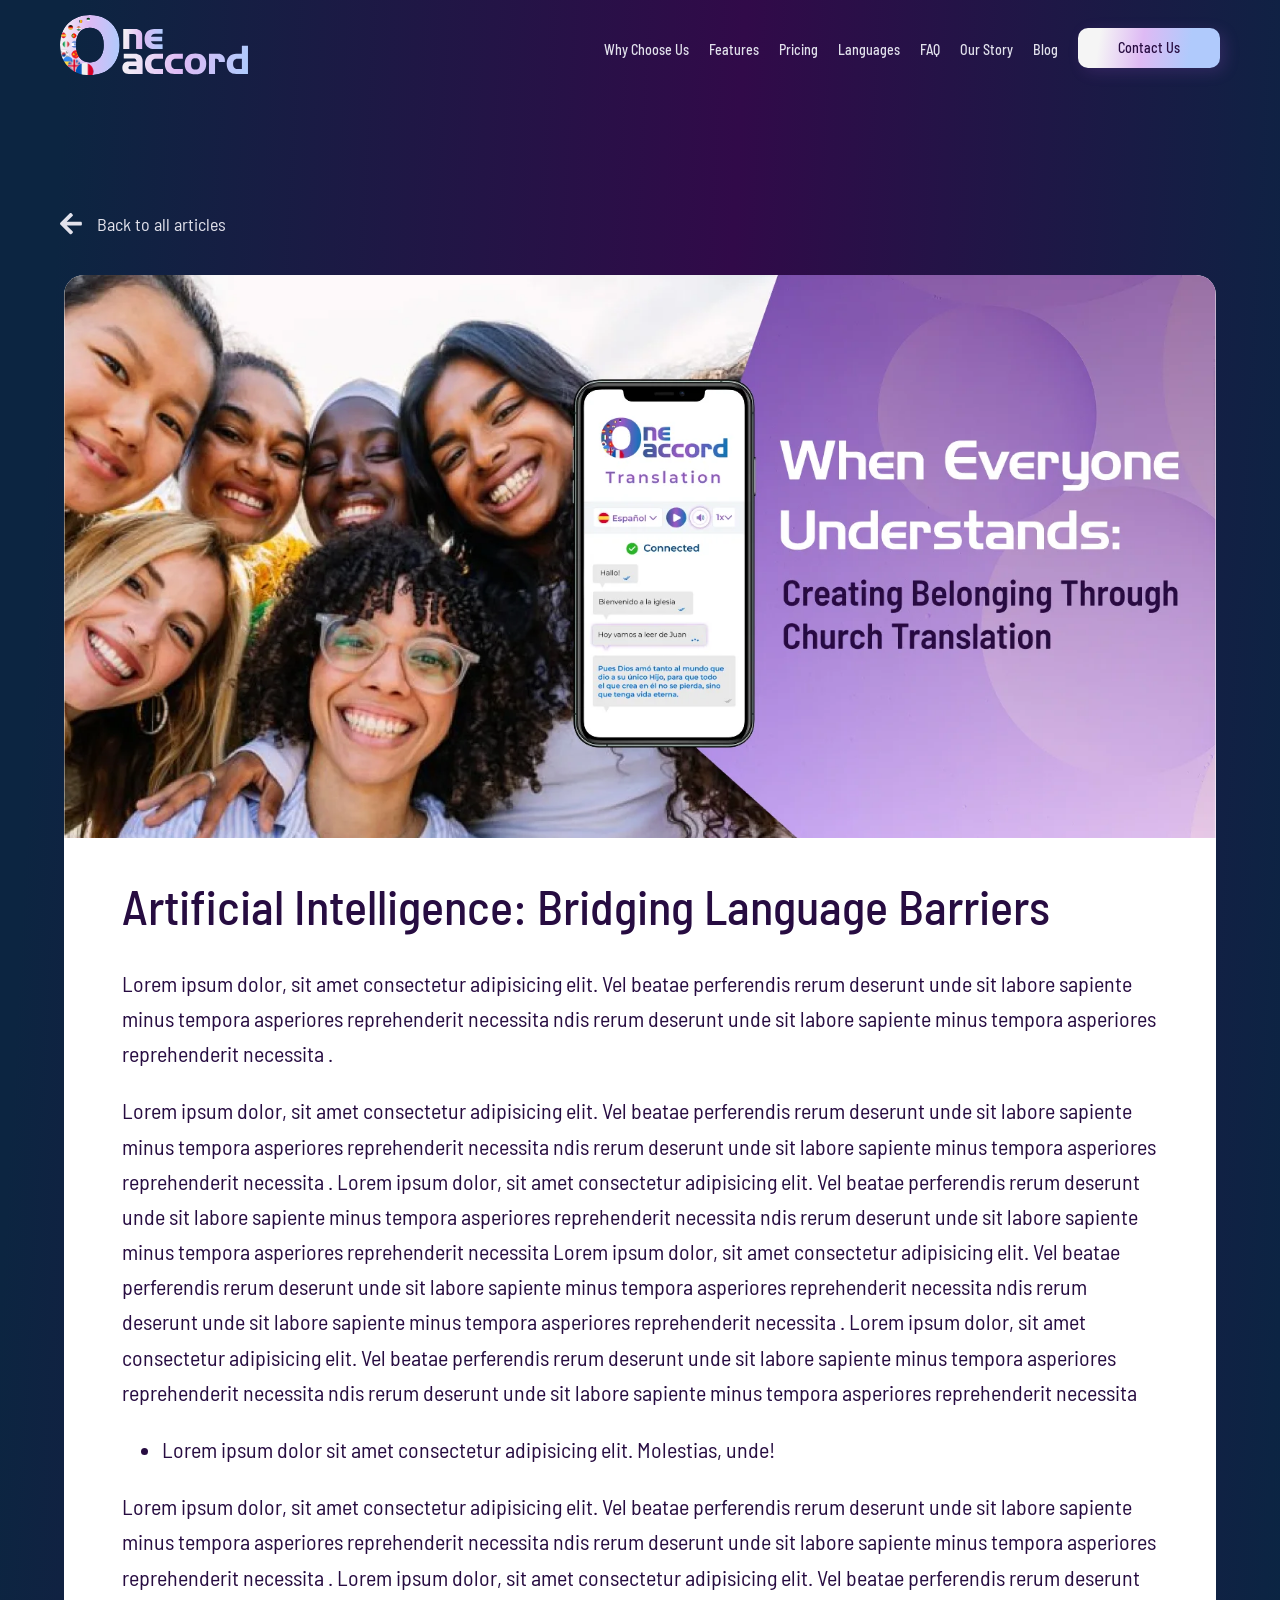
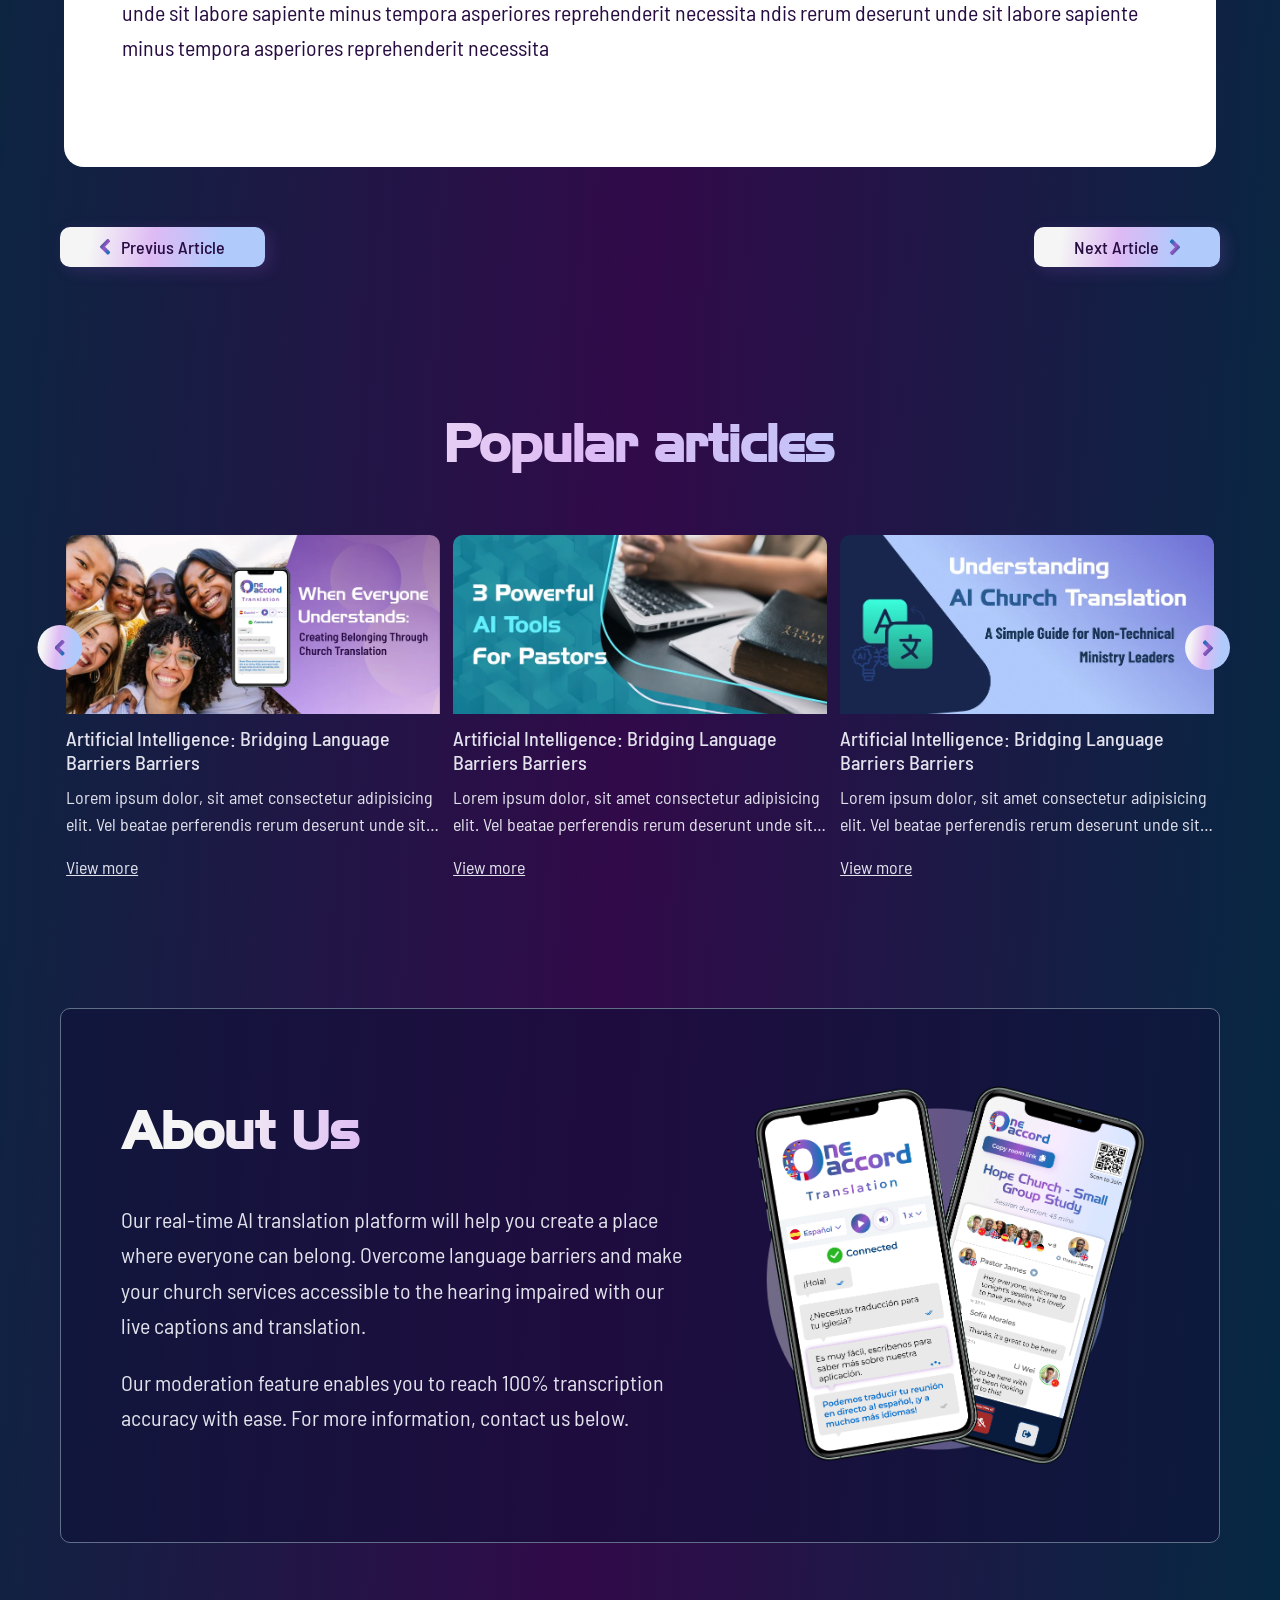
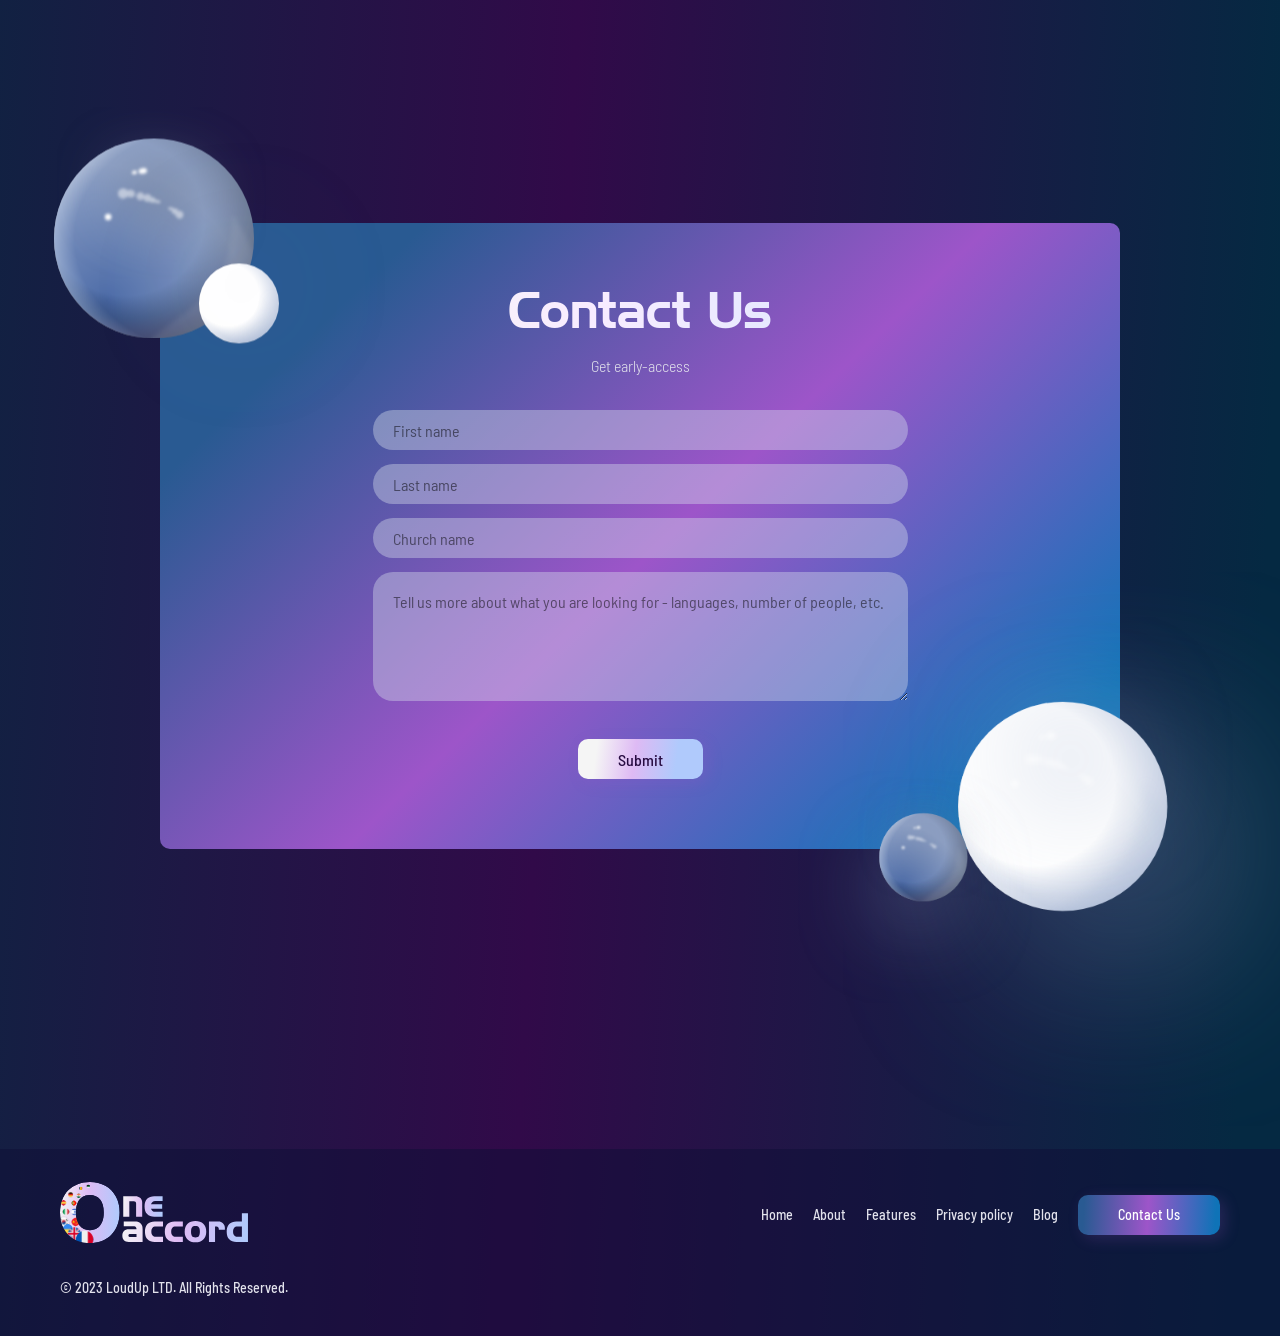
<file: blog-single.html>
<!DOCTYPE html>
<html lang="en">

<head>
	<meta charset="utf-8">
	<meta name="viewport" content="width=device-width, initial-scale=1">
	<meta http-equiv="X-UA-Compatible" content="ie=edge">
	<title>OneAccord</title>
		<link rel="icon" type="image/png" sizes="16x16" href="img/favicon-16x16.png">
<link rel="icon" type="image/png" sizes="32x32" href="img/favicon-32x32.png">
<link rel="icon" type="image/png" sizes="48x48" href="img/favicon-48x48.png">
<link rel="icon" type="image/png" sizes="64x64" href="img/favicon-64x64.png">
	
	<link rel="stylesheet" href="css/style.min.css">
</head>

<body id="home">


	<!-- start header -->
	<header class="header">
		<div class="container-fluid container-fluid--s container-fluid--header">

			<div class="logo">
				<a href="index.html">
					<img src="img/logo.svg" alt="oneaccord logo">
				</a>
			</div>

			<div class="menu-btn">
				<div class="menu-row"></div>
				<div class="menu-row"></div>
				<div class="menu-row"></div>
			</div>

			<div class="menu">
				<ul>

					

					<li>
						<a href="#about">
							Why Choose Us
						</a>
					</li>

					<li>
						<a href="index.html#features">
							Features
						</a>
					</li>

					<li>
						<a href="index.html#pricing">
							Pricing
						</a>
					</li>

					<li>
						<a href="index.html#languages">
							Languages
						</a>
					</li>

				

					<li>
						<a href="index.html#faq">
							FAQ
						</a>
					</li>

					<li>
						<a href="our-story.html">
							Our Story
						</a>
					</li>

					<li>
						<a href="blog.html" class="blog-link">
							Blog
						</a>
					</li>


					<li>
						<a href="index.html#contact">
							Contact Us
						</a>
					</li>

				</ul>
			</div>
		</div>
	</header>
	<!-- end header -->

	<main id="main-content">
	<!-- start blog section -->
	<section class="blog">

		<div class="container-fluid container-fluid--s">
			<!-- start back button -->
			<a href="blog.html" class="back-button">
				<img src="img/back.svg" alt="">
				<span> Back to all articles</span>
			</a>
			<!-- end back button -->
		</div>

		<div class="blog-single">
<div class="article-img-wrapper">
					<picture>
						<source srcset="img/blog1.webp" type="image/webp" />
						<img src="img/blog1.png" alt="" width="1601" height="805">
					</picture>
				</div>
		
		<div class="container-fluid container-fluid--m">
			
			

			<!-- start article content -->
			<div class="article-content">
				
				

				<h1 class="article-title">
					Artificial Intelligence: Bridging Language Barriers
				</h1>

				<div class="article-text">
					<p>
						Lorem ipsum dolor, sit amet consectetur adipisicing elit. Vel beatae perferendis rerum deserunt unde sit labore sapiente minus tempora asperiores reprehenderit necessita ndis rerum deserunt unde sit labore sapiente minus tempora asperiores reprehenderit necessita .
					</p>

					<p>
						Lorem ipsum dolor, sit amet consectetur adipisicing elit. Vel beatae perferendis rerum deserunt unde sit labore sapiente minus tempora asperiores reprehenderit necessita ndis rerum deserunt unde sit labore sapiente minus tempora asperiores reprehenderit necessita . Lorem ipsum dolor, sit amet consectetur adipisicing elit. Vel beatae perferendis rerum deserunt unde sit labore sapiente minus tempora asperiores reprehenderit necessita ndis rerum deserunt unde sit labore sapiente minus tempora asperiores reprehenderit necessita Lorem ipsum dolor, sit amet consectetur adipisicing elit. Vel beatae perferendis rerum deserunt unde sit labore sapiente minus tempora asperiores reprehenderit necessita ndis rerum deserunt unde sit labore sapiente minus tempora asperiores reprehenderit necessita . Lorem ipsum dolor, sit amet consectetur adipisicing elit. Vel beatae perferendis rerum deserunt unde sit labore sapiente minus tempora asperiores reprehenderit necessita ndis rerum deserunt unde sit labore sapiente minus tempora asperiores reprehenderit necessita 
					</p>

					<ul>
						<li>
							Lorem ipsum dolor sit amet consectetur adipisicing elit. Molestias, unde!
						</li>
					</ul>

					<p>
						Lorem ipsum dolor, sit amet consectetur adipisicing elit. Vel beatae perferendis rerum deserunt unde sit labore sapiente minus tempora asperiores reprehenderit necessita ndis rerum deserunt unde sit labore sapiente minus tempora asperiores reprehenderit necessita . Lorem ipsum dolor, sit amet consectetur adipisicing elit. Vel beatae perferendis rerum deserunt unde sit labore sapiente minus tempora asperiores reprehenderit necessita ndis rerum deserunt unde sit labore sapiente minus tempora asperiores reprehenderit necessita
					</p>
				</div>

				
			</div>
			<!-- end article content -->


		</div>
	</div>

	<div class="container-fluid container-fluid--s">
		<div class="article-footer">

			<a href="blog.html" class="prev-article button">
				<img src="img/prev-purple.svg" alt="">
				Previus Article
			</a>

			<a href="blog.html" class="next-article button">
				
				Next Article
				<img src="img/next-purple.svg" alt="">
			</a>

		</div>
	</div>
	</section>
	<!-- end blog section -->


	<!-- start popular articles section -->
	<section class="popular-articles">

		<h2 class="h2">
			Popular articles
		</h2>


		<div class="articles-slider-wrapper">
			<div class="container-fluid">
				<div class="articles-slider">

			<div class="articles-slider__item">
				<a href="blog-single.html" class="blog__item" aria-label="Read article: Artificial Intelligence — Bridging language barriers">
					<div class="blog__item-img-wrapper">
						<picture>
							<source srcset="img/blog1-home.webp" type="image/webp" />
							<img src="img/blog1-home.png" alt="" class="blog__img" width="870" height="437">
						</picture>
					</div>
					
					<div class="blog__item-title">
						Artificial Intelligence: Bridging Language Barriers Barriers
					</div>
					<p>
						Lorem ipsum dolor, sit amet consectetur adipisicing elit. Vel beatae perferendis rerum deserunt unde sit labore sapiente minus tempora asperiores reprehenderit necessita ndis rerum
					</p>
					<div class="blog__btn">
						View more
					</div>
				</a>
			</div>

			<div class="articles-slider__item">
				<a href="blog-single.html" class="blog__item" aria-label="Read article: Artificial Intelligence — Bridging language barriers">
					<div class="blog__item-img-wrapper">
						<picture>
							<source srcset="img/blog2-home.webp" type="image/webp" />
							<img src="img/blog2-home.png" alt="" class="blog__img" width="830" height="414">
						</picture>
					</div>
					
					<div class="blog__item-title">
						Artificial Intelligence: Bridging Language Barriers Barriers
					</div>
					<p>
						Lorem ipsum dolor, sit amet consectetur adipisicing elit. Vel beatae perferendis rerum deserunt unde sit labore sapiente minus tempora asperiores reprehenderit necessita ndis rerum
					</p>
					<div class="blog__btn">
						View more
					</div>
				</a>
			</div>


			<div class="articles-slider__item">
				<a href="blog-single.html" class="blog__item" aria-label="Read article: Artificial Intelligence — Bridging language barriers">
					<div class="blog__item-img-wrapper">
						<picture>
							<source srcset="img/blog3-home.webp" type="image/webp" />
							<img src="img/blog3-home.png" alt="" class="blog__img" width="829" height="413">
						</picture>
					</div>
					
					<div class="blog__item-title">
						Artificial Intelligence: Bridging Language Barriers Barriers
					</div>
					<p>
						Lorem ipsum dolor, sit amet consectetur adipisicing elit. Vel beatae perferendis rerum deserunt unde sit labore sapiente minus tempora asperiores reprehenderit necessita ndis rerum
					</p>
					<div class="blog__btn">
						View more
					</div>
				</a>
			</div>


			<div class="articles-slider__item">
				<a href="blog-single.html" class="blog__item" aria-label="Read article: Artificial Intelligence — Bridging language barriers">
					<div class="blog__item-img-wrapper">
						<picture>
							<source srcset="img/blog4-home.webp" type="image/webp" />
							<img src="img/blog4-home.png" alt="" class="blog__img" width="400" height="232">
						</picture>
					</div>
					
					<div class="blog__item-title">
						Artificial Intelligence: Bridging Language Barriers Barriers
					</div>
					<p>
						Lorem ipsum dolor, sit amet consectetur adipisicing elit. Vel beatae perferendis rerum deserunt unde sit labore sapiente minus tempora asperiores reprehenderit necessita ndis rerum
					</p>
					<div class="blog__btn">
						View more
					</div>
				</a>
			</div>


			<div class="articles-slider__item">
				<a href="blog-single.html" class="blog__item" aria-label="Read article: Artificial Intelligence — Bridging language barriers">
					<div class="blog__item-img-wrapper">
						<picture>
							<source srcset="img/blog5-home.webp" type="image/webp" />
							<img src="img/blog5-home.png" alt="" class="blog__img" width="400" height="232">
						</picture>
					</div>
					
					<div class="blog__item-title">
						Artificial Intelligence: Bridging Language Barriers Barriers
					</div>
					<p>
						Lorem ipsum dolor, sit amet consectetur adipisicing elit. Vel beatae perferendis rerum deserunt unde sit labore sapiente minus tempora asperiores reprehenderit necessita ndis rerum
					</p>
					<div class="blog__btn">
						View more
					</div>
				</a>
			</div>


			<div class="articles-slider__item">
				<a href="blog-single.html" class="blog__item" aria-label="Read article: Artificial Intelligence — Bridging language barriers">
					<div class="blog__item-img-wrapper">
						<picture>
							<source srcset="img/blog6-home.webp" type="image/webp" />
							<img src="img/blog6-home.png" alt="" class="blog__img" width="400" height="232">
						</picture>
					</div>
					
					<div class="blog__item-title">
						Artificial Intelligence: Bridging Language Barriers Barriers
					</div>
					<p>
						Lorem ipsum dolor, sit amet consectetur adipisicing elit. Vel beatae perferendis rerum deserunt unde sit labore sapiente minus tempora asperiores reprehenderit necessita ndis rerum
					</p>
					<div class="blog__btn">
						View more
					</div>
				</a>
			</div>


		</div><div class="prev prev2">
				<img src="img/prev-purple.svg" alt="">
			</div>

			<div class="next next2">
				<img src="img/next-purple.svg" alt="">
			</div>
			</div>


			
		</div>

		
	</section>
	<!-- end popular articles section -->

	<!-- start about block -->
	<section class="about-block">
		<div class="container-fluid">

			<div class="about-block__wrapper">

				<div class="about-block__content">
					<h2 class="h2">
						About Us
					</h2>

					<div class="about-block__text">
						<p>
							Our real-time AI translation platform will help you create a place where everyone can belong. Overcome language barriers and make your church services accessible to the hearing impaired with our live captions and translation. 
						</p>

						<p>
							Our moderation feature enables you to reach 100% transcription accuracy with ease. For more information, contact us below.
						</p>
						
					</div>
				</div>

				<div class="about-block__image-wrapper">
					<img src="img/about-image.png" alt="">
				</div>
				
			</div>

		</div>
	</section>
	<!-- end about block -->



		<!-- start contact section -->
		<section class="contact" id="contact">
			<div class="container-fluid container-fluid--xs">
	
				<div class="contact__content">
					<img src="img/bable2.svg" alt="bable image" class="bable2">
					<img src="img/bable1.svg" alt="bable image" class="bable1">
	
					<img src="img/bable3.svg" alt="bable image" class="bable3">
					<img src="img/bable4.svg" alt="bable image" class="bable4">
	
	
					<div class="contact__header">
						<div class="contact__title">
							Contact Us
						</div>
						<div class="sub-title">
							Get early-access
						</div>
					</div>
	
					<div class="contact-form__wrapper">
						<form action="">
							<input type="text" placeholder="First name">
	
							<input type="text" placeholder="Last name">
	
							<input type="text" placeholder="Church name">
	
							
								<div class="custom-select">
									<select id="subject" required>
										<option value="" disabled selected hidden>Subject</option>
										<option value="question">I have a question</option>
										<option value="get-started">I would like to get started</option>
									</select>
								</div>
	
	
							
							
							
							<textarea
								placeholder="Tell us more about what you are looking for - languages, number of people, etc."></textarea>
	
							<input type="submit" value="Submit" class="submit-button">
						</form>
	
	
					</div>
	
				</div>
			</div>
		</section>
		<!-- end contact section -->
	</main>

	<!-- start footer -->
	<footer class="footer">
		<div class="container-fluid">
			<div class="footer__top">
				<div class="footer__logo">
					<a href="index.html">
						<img src="img/logo.svg" alt="oneaccord logo">
					</a>
				</div>

				<div class="footer__menu">

					<a href="index.html" class="footer__link">
						Home
					</a>

					<a href="index.html#about" class="footer__link">
						About
					</a>

					<a href="index.html#features" class="footer__link">
						Features
					</a>

					<a href="privacy-policy.html" class="footer__link privacy-link">
						Privacy policy
					</a>

					<a href="blog.html" class="footer__link blog-link">
						Blog
					</a>


					<a href="index.html#contact" class="footer__link">
						Contact Us
					</a>

				</div>


			</div>

			<div class="footer__bottom">
				<div class="copy">
					© 2023 LoudUp LTD. All Rights Reserved.
				</div>

				<div class="footer__social">

					<a href="#" aria-label="OneAccord on Facebook">
						<img src="img/facebook.svg" alt="">
					</a>

					<a href="#" aria-label="OneAccord on Instagram">
						<img src="img/instagram.svg" alt="">
					</a>

				</div>
			</div>
		</div>
	</footer>
	<!-- end footer -->

	<div class="fixed-wrapper" id="fixed-wrapper">
		<div class="social-fixed">
	
			<a href="#" aria-label="OneAccord on Facebook">
				<img src="img/facebook.svg" alt="">
			</a>
	
			<a href="#" aria-label="OneAccord on Instagram">
				<img src="img/instagram.svg" alt="">
			</a>
	
			<a href="#" aria-label="OneAccord on YouTube">
				<img src="img/youtube.svg" alt="">
			</a>
		</div>
	
	
		<div class="to-top" id="to-top">
			<a href="#home" aria-label="Back to top">
				<svg width="62" height="41" viewBox="0 0 62 41" fill="none" xmlns="http://www.w3.org/2000/svg" aria-hidden="true" focusable="false">
					<path
						d="M34.2916 1.88216L60.6243 28.2148C62.4443 30.0349 62.4443 32.9779 60.6243 34.7786L56.2484 39.1545C54.4283 40.9745 51.4853 40.9745 49.6846 39.1545L31.0194 20.4893L12.3542 39.1545C10.5341 40.9745 7.59106 40.9745 5.79037 39.1545L1.37578 34.798C-0.444271 32.9779 -0.444271 30.0349 1.37578 28.2342L27.7084 1.90152C29.5285 0.062105 32.4716 0.0621039 34.2916 1.88216Z" />
				</svg>
			</a>
		</div>
		<!-- end button to top -->
	</div>
		<!-- start button to top -->

	<script src="js/main.js"></script>
</body>

</html>
</file>
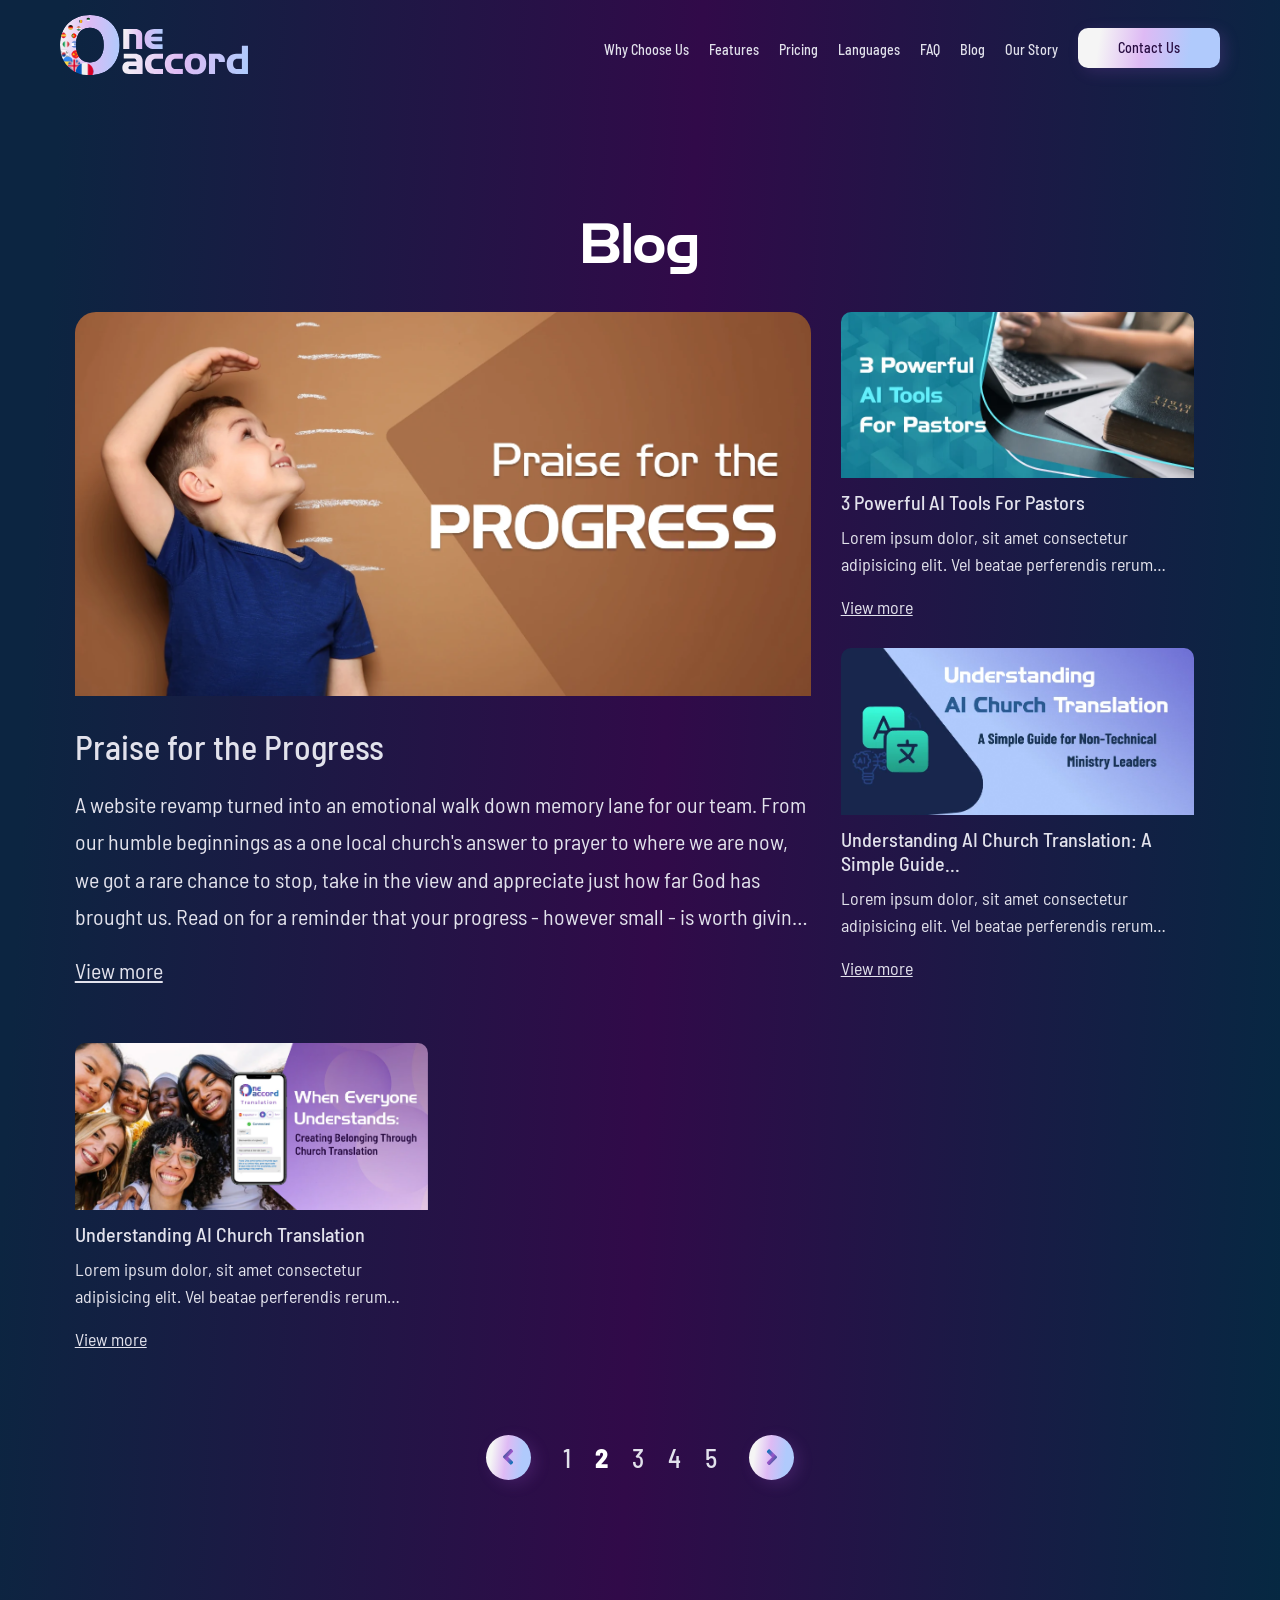
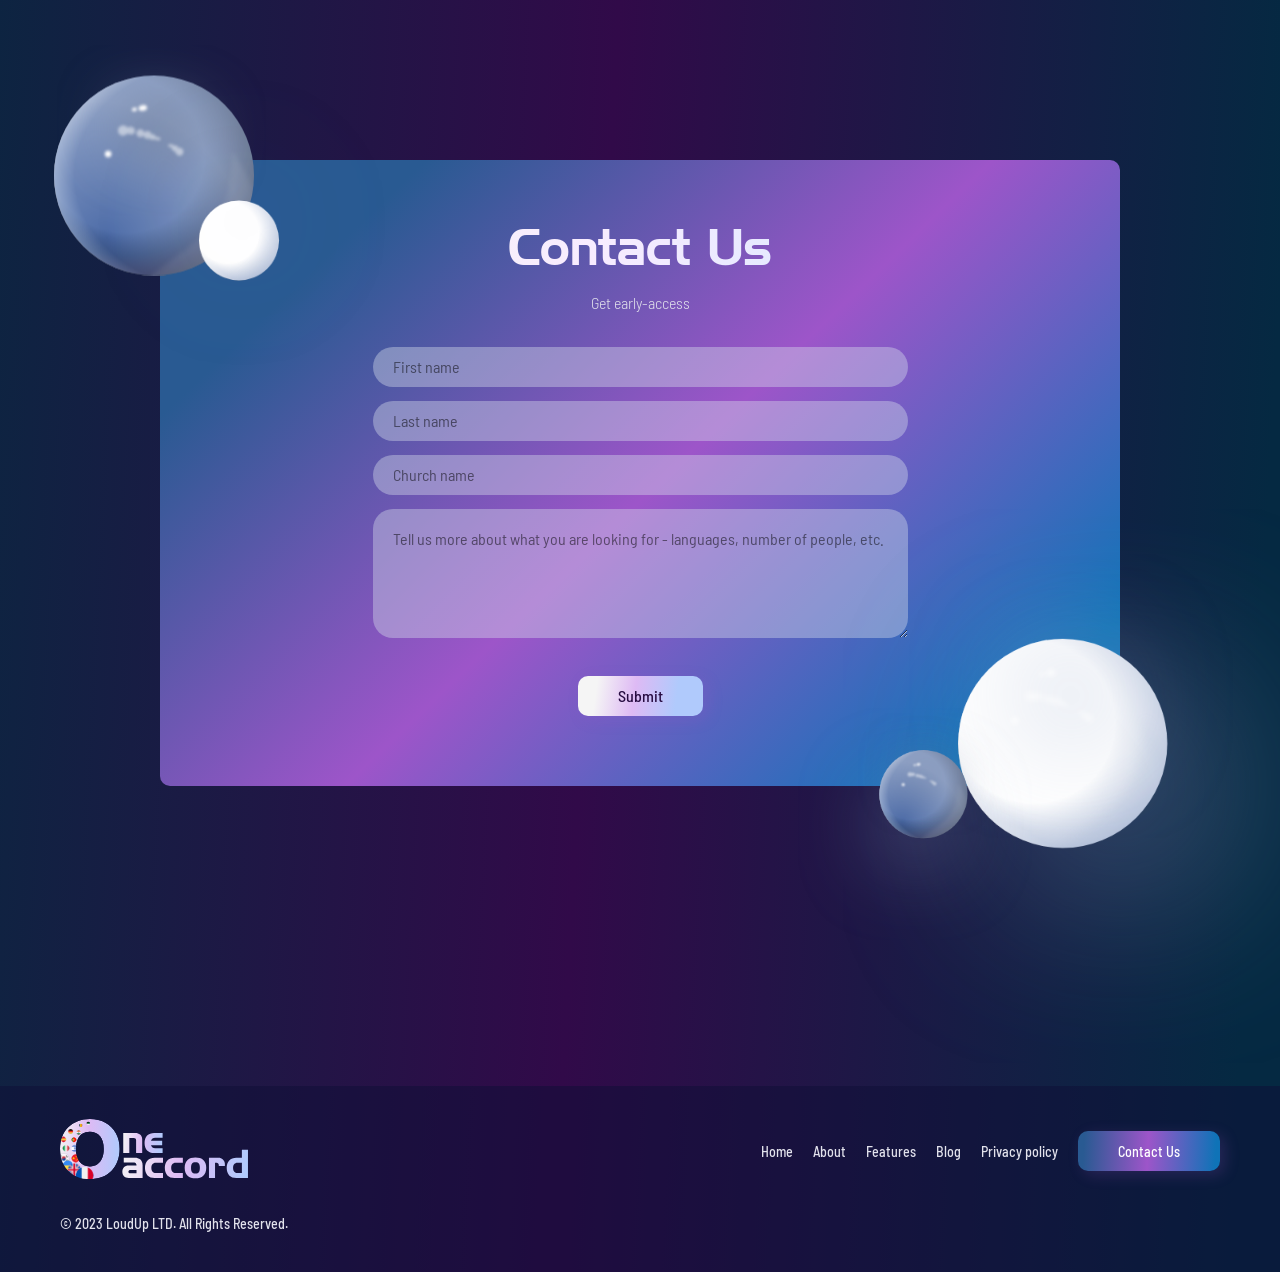
<file: blog.html>
<!DOCTYPE html>
<html lang="en">

<head>
	<meta charset="utf-8">
	<meta name="viewport" content="width=device-width, initial-scale=1">
	<meta http-equiv="X-UA-Compatible" content="ie=edge">
	<title>OneAccord</title>
		<link rel="icon" type="image/png" sizes="16x16" href="img/favicon-16x16.png">
<link rel="icon" type="image/png" sizes="32x32" href="img/favicon-32x32.png">
<link rel="icon" type="image/png" sizes="48x48" href="img/favicon-48x48.png">
<link rel="icon" type="image/png" sizes="64x64" href="img/favicon-64x64.png">
	
	<link rel="stylesheet" href="css/style.min.css">
</head>

<body id="home">


	<!-- start header -->
	<header class="header">
		<div class="container-fluid container-fluid--s container-fluid--header">

			<div class="logo">
				<a href="index.html">
					<img src="img/logo.svg" alt="oneaccord logo">
				</a>
			</div>

			<div class="menu-btn">
				<div class="menu-row"></div>
				<div class="menu-row"></div>
				<div class="menu-row"></div>
			</div>

			<div class="menu">
				<ul>

					

					<li>
						<a href="#about">
							Why Choose Us
						</a>
					</li>

					<li>
						<a href="index.html#features">
							Features
						</a>
					</li>

					<li>
						<a href="index.html#pricing">
							Pricing
						</a>
					</li>

					<li>
						<a href="index.html#languages">
							Languages
						</a>
					</li>

					

					<li>
						<a href="index.html#faq">
							FAQ
						</a>
					</li>

					<li>
						<a href="blog.html" class="blog-link">
							Blog
						</a>
					</li>

					<li>
						<a href="our-story.html">
							Our Story
						</a>
					</li>


					<li>
						<a href="index.html#contact">
							Contact Us
						</a>
					</li>

				</ul>
			</div>
		</div>
	</header>
	<!-- end header -->

	<main id="main-content">
	<!-- start blog section -->
	<section class="blog">
		<div class="container-fluid container-fluid--s">
			<h1 class="h1 text-center">
				Blog
			</h1>

			<div class="blog__list">

				<div class="blog__col blog__col--l">
					<a href="blog-single.html" class="blog__item" aria-label="Read article: Praise for the Progress">

						<div class="blog__item-img-wrapper">
							<picture>
								<source srcset="img/blog4.webp" type="image/webp" />
								<img src="img/blog4.png" alt="" class="blog__img">
							</picture>
						</div>
						
						<div class="blog__item-title">
							Praise for the Progress
						</div>
						<p>
							A website revamp turned into an emotional walk down memory lane for our team. From our humble beginnings as a one local church's answer to prayer to where we are now, we got a rare chance to stop, take in the view and appreciate just how far God has brought us. Read on for a reminder that your progress - however small - is worth giving praise for.
						</p>
						<div class="blog__btn">
							View more
						</div>
					</a>
				</div>

				<div class="blog__col">

					
					<a href="blog-single.html" class="blog__item" aria-label="Read article: 3 Powerful AI Tools For Pastors">
						<div class="blog__item-img-wrapper">
							<picture>
								<source srcset="img/blog2.webp" type="image/webp" />
								<img src="img/blog2.png" alt="" class="blog__img" width="830" height="414">
							</picture>
						</div>
						
						<div class="blog__item-title">
							3 Powerful AI Tools For Pastors
						</div>
						<p>
							Lorem ipsum dolor, sit amet consectetur adipisicing elit. Vel beatae perferendis rerum deserunt unde sit labore sapiente minus tempora asperiores reprehenderit necessita ndis rerum
						</p>
						<div class="blog__btn">
							View more
						</div>
					</a>

					<a href="blog-single.html" class="blog__item" aria-label="Read article: Understanding AI Church Translation — a simple guide">
						<div class="blog__item-img-wrapper">
							<picture>
								<source srcset="img/blog3.webp" type="image/webp" />
								<img src="img/blog3.png" alt="" class="blog__img" width="829" height="413">
							</picture>
						</div>
						
						<div class="blog__item-title">
							Understanding AI Church Translation: A Simple Guide...
						</div>
						<p>
							Lorem ipsum dolor, sit amet consectetur adipisicing elit. Vel beatae perferendis rerum deserunt unde sit labore sapiente minus tempora asperiores reprehenderit necessita ndis rerum
						</p>
						<div class="blog__btn">
							View more
						</div>
					</a>
				
					
				</div>

				<div class="blog__col">

					
					

					<a href="blog-single.html" class="blog__item" aria-label="Read article: Understanding AI Church Translation">
						<div class="blog__item-img-wrapper">
							<picture>
								<source srcset="img/blog1.webp" type="image/webp" />
								<img src="img/blog1.png" alt="" class="blog__img" width="1601" height="805">
							</picture>
						</div>
						
						<div class="blog__item-title">
							Understanding AI Church Translation
						</div>
						<p>
							Lorem ipsum dolor, sit amet consectetur adipisicing elit. Vel beatae perferendis rerum deserunt unde sit labore sapiente minus tempora asperiores reprehenderit necessita ndis rerum
						</p>
						<div class="blog__btn">
							View more
						</div>
					</a>
				
					
				</div>
				
				

			</div>

			<!-- start pagination -->
			<div class="pagination">
			

				<a href="blog.html" class="pagination__btn pagination__prev" aria-label="Previous page">
					<img src="img/prev-purple.svg" alt="">
				</a>

				<a href="blog.html" class="pagination__link" aria-label="Page 1">
					1
				</a>

				<a href="blog.html" class="pagination__link active" aria-label="Page 2" aria-current="page">
					2
				</a>

				<a href="blog.html" class="pagination__link" aria-label="Page 3">
					3
				</a>

				<a href="blog.html" class="pagination__link" aria-label="Page 4">
					4
				</a>

				<a href="blog.html" class="pagination__link" aria-label="Page 5">
					5
				</a>

				<a href="blog.html" class="pagination__btn pagination__next" aria-label="Next page">
					<img src="img/next-purple.svg" alt="">
				</a>

			</div>
			<!-- end pagination -->

		</div>
	</section>
	<!-- end blog section -->


		<!-- start contact section -->
		<section class="contact" id="contact">
			<div class="container-fluid container-fluid--xs">
	
				<div class="contact__content">
					<img src="img/bable2.svg" alt="bable image" class="bable2">
					<img src="img/bable1.svg" alt="bable image" class="bable1">
	
					<img src="img/bable3.svg" alt="bable image" class="bable3">
					<img src="img/bable4.svg" alt="bable image" class="bable4">
	
	
					<div class="contact__header">
						<div class="contact__title">
							Contact Us
						</div>
						<div class="sub-title">
							Get early-access
						</div>
					</div>
	
					<div class="contact-form__wrapper">
						<form action="">
							<input type="text" placeholder="First name">
	
							<input type="text" placeholder="Last name">
	
							<input type="text" placeholder="Church name">
	
							
								<div class="custom-select">
									<select id="subject" required>
										<option value="" disabled selected hidden>Subject</option>
										<option value="question">I have a question</option>
										<option value="get-started">I would like to get started</option>
									</select>
								</div>
	
	
							
							
							
							<textarea
								placeholder="Tell us more about what you are looking for - languages, number of people, etc."></textarea>
	
							<input type="submit" value="Submit" class="submit-button">
						</form>
	
	
					</div>
	
				</div>
			</div>
		</section>
		<!-- end contact section -->
	</main>

	<!-- start footer -->
	<footer class="footer">
		<div class="container-fluid">
			<div class="footer__top">
				<div class="footer__logo">
					<a href="index.html">
						<img src="img/logo.svg" alt="oneaccord logo">
					</a>
				</div>

				<div class="footer__menu">

					<a href="index.html" class="footer__link">
						Home
					</a>

					<a href="index.html#about" class="footer__link">
						About
					</a>

					<a href="index.html#features" class="footer__link">
						Features
					</a>

					<a href="blog.html" class="footer__link blog-link">
						Blog
					</a>

					<a href="privacy-policy.html" class="footer__link privacy-link">
						Privacy policy
					</a>

					<a href="index.html#contact" class="footer__link">
						Contact Us
					</a>

				</div>


			</div>

			<div class="footer__bottom">
				<div class="copy">
					© 2023 LoudUp LTD. All Rights Reserved.
				</div>

				<div class="footer__social">

					<a href="#" aria-label="OneAccord on Facebook">
						<img src="img/facebook.svg" alt="">
					</a>

					<a href="#" aria-label="OneAccord on Instagram">
						<img src="img/instagram.svg" alt="">
					</a>

				</div>
			</div>
		</div>
	</footer>
	<!-- end footer -->



	<script src="js/main.js"></script>
</body>

</html>
</file>
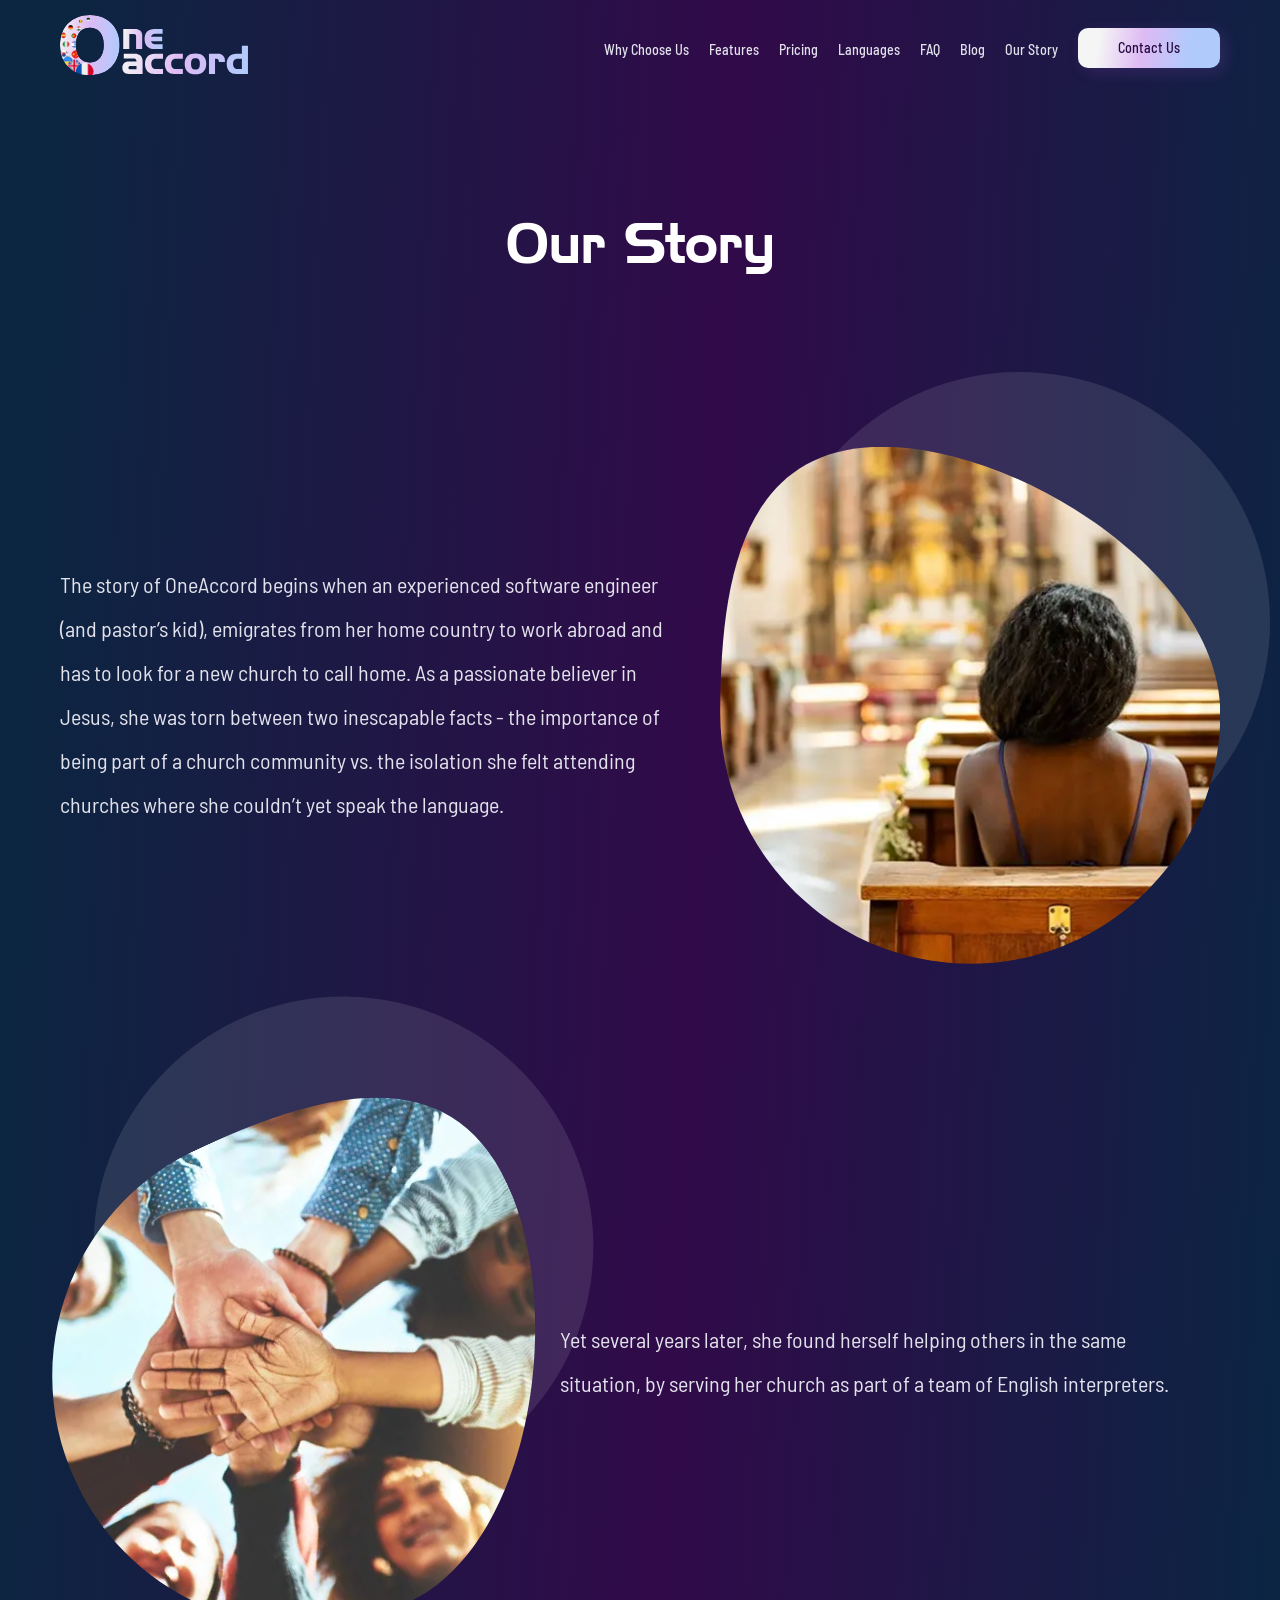
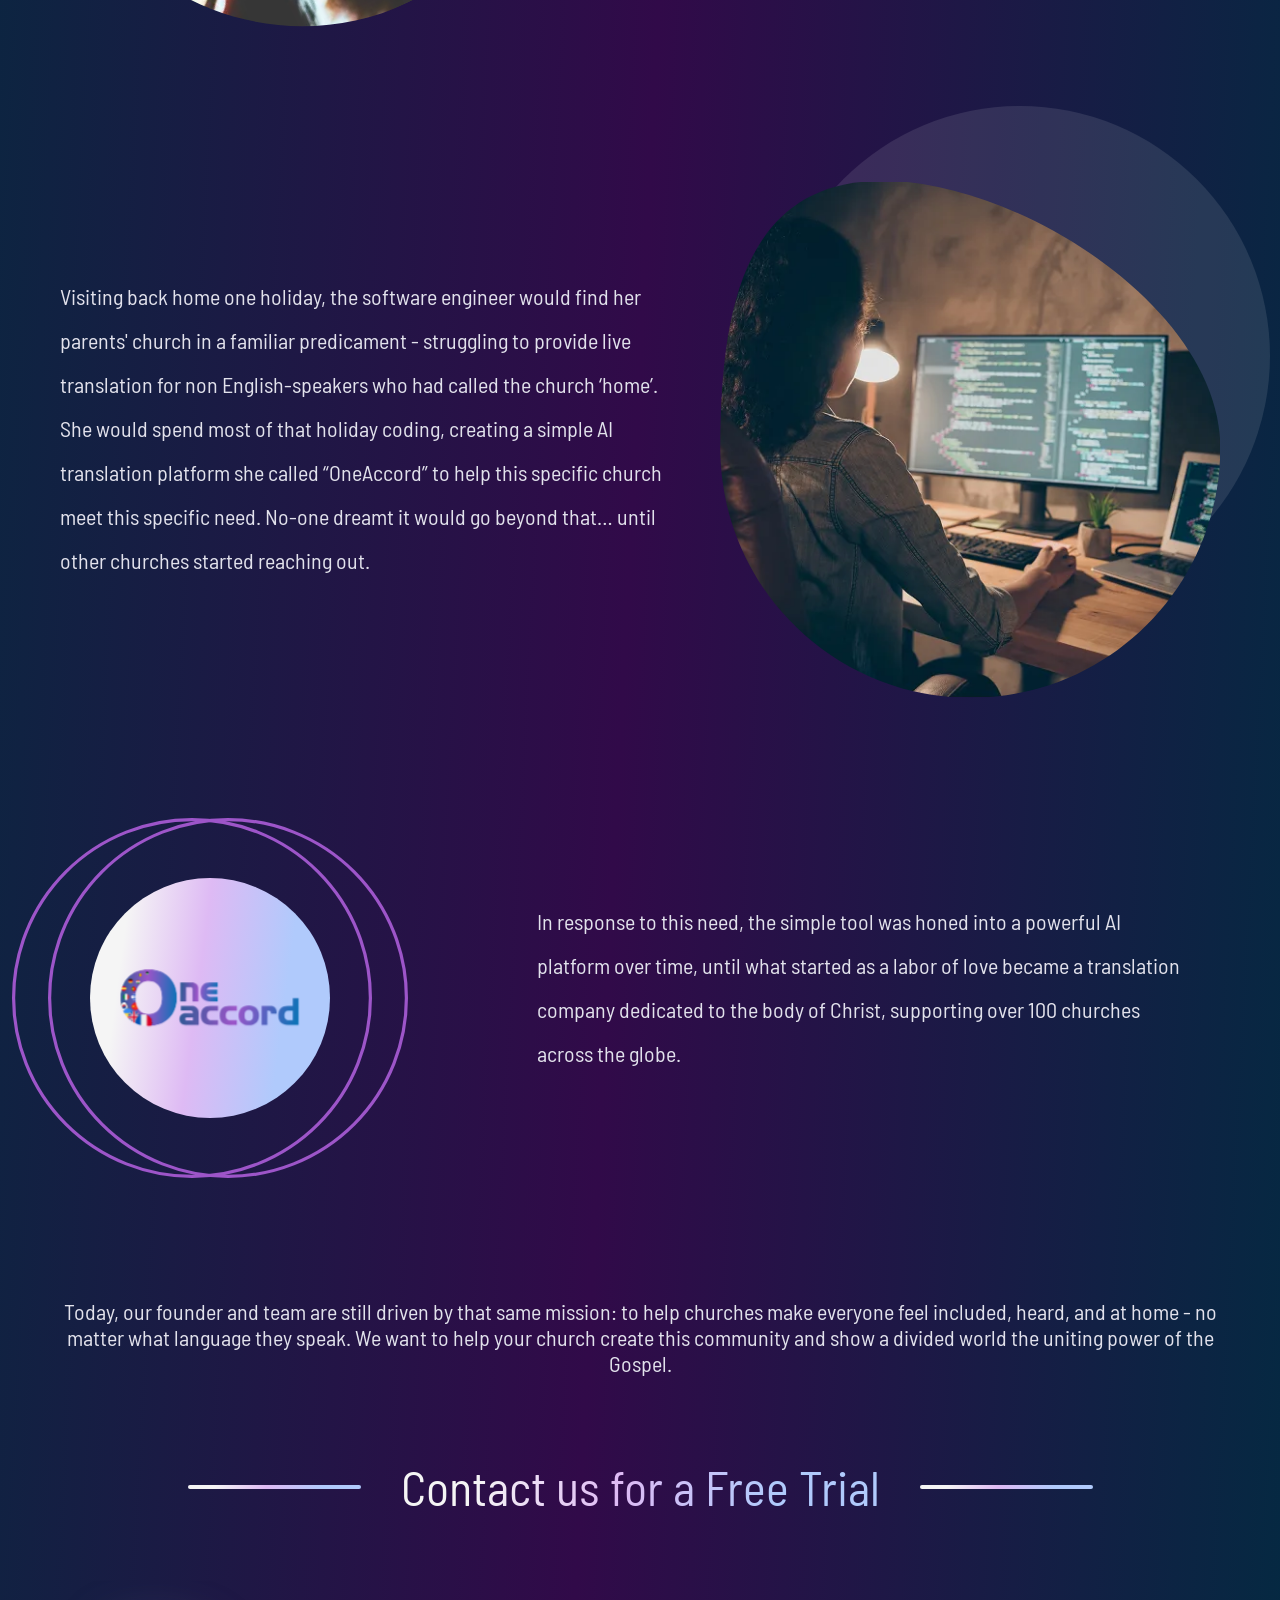
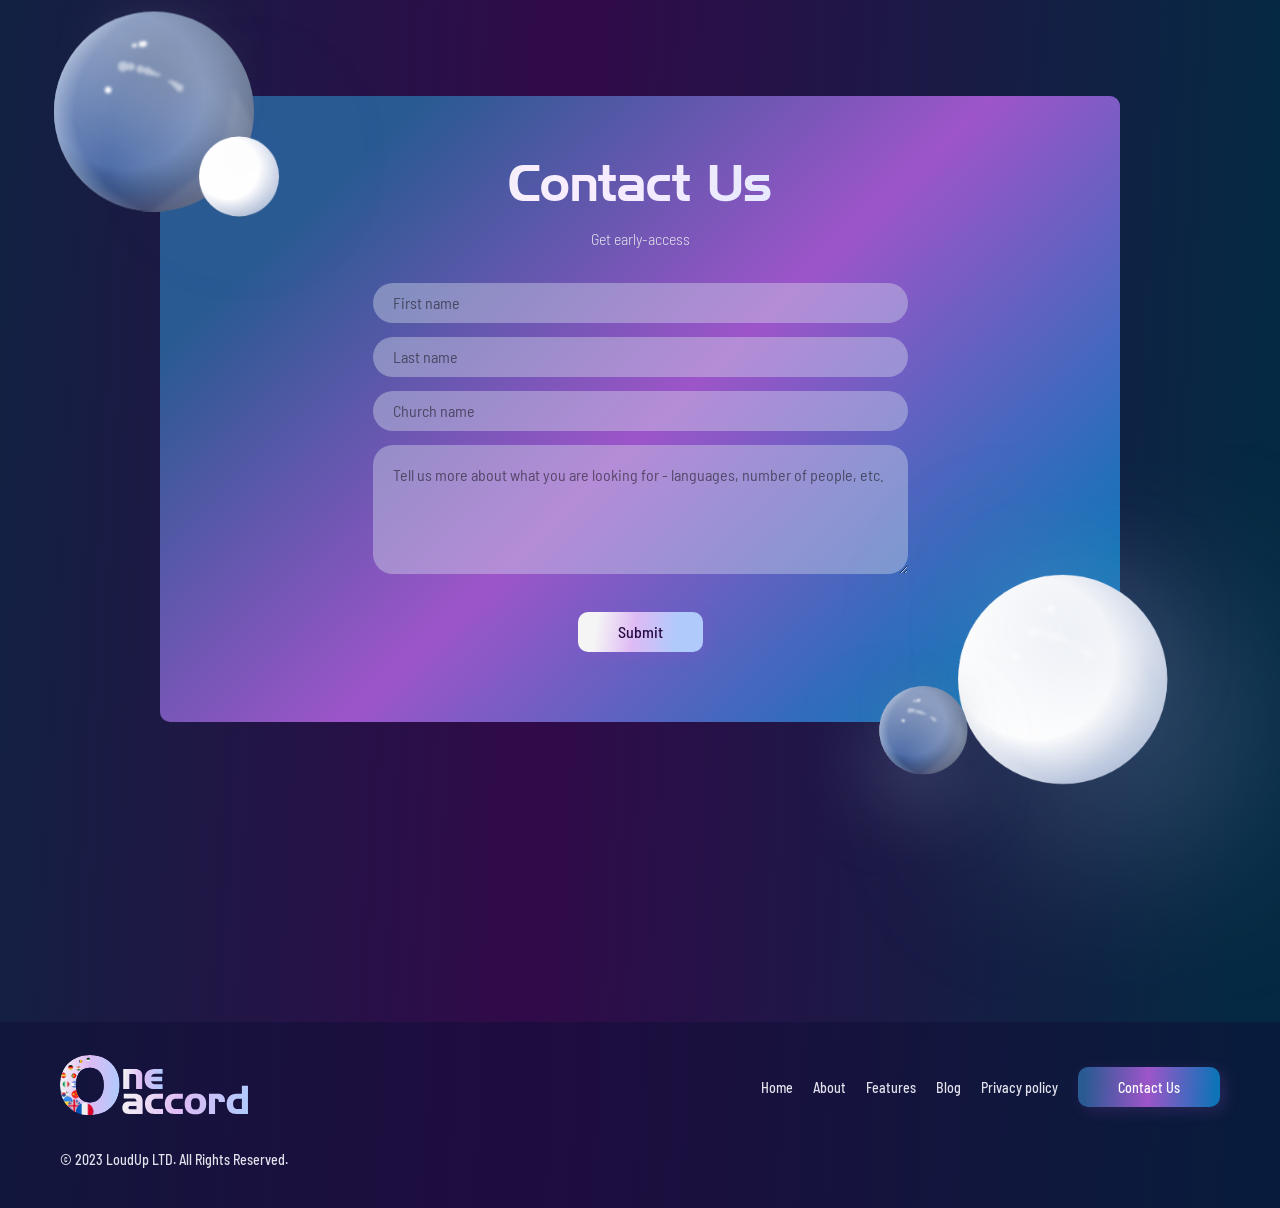
<file: our-story.html>
<!DOCTYPE html>
<html lang="en">

<head>
	<meta charset="utf-8">
	<meta name="viewport" content="width=device-width, initial-scale=1">
	<meta http-equiv="X-UA-Compatible" content="ie=edge">
	<title>OneAccord</title>
		<link rel="icon" type="image/png" sizes="16x16" href="img/favicon-16x16.png">
<link rel="icon" type="image/png" sizes="32x32" href="img/favicon-32x32.png">
<link rel="icon" type="image/png" sizes="48x48" href="img/favicon-48x48.png">
<link rel="icon" type="image/png" sizes="64x64" href="img/favicon-64x64.png">
	
	<link rel="stylesheet" href="css/style.min.css">
</head>

<body id="home">


	<!-- start header -->
	<header class="header">
		<div class="container-fluid">

			<div class="logo">
				<a href="index.html">
					<img src="img/logo.svg" alt="oneaccord logo">
				</a>
			</div>

			<div class="menu-btn">
				<div class="menu-row"></div>
				<div class="menu-row"></div>
				<div class="menu-row"></div>
			</div>

			<div class="menu">
				<ul>

					

					<li>
						<a href="#about">
							Why Choose Us
						</a>
					</li>


					<li>
						<a href="index.html#features">
							Features
						</a>
					</li>

					<li>
						<a href="index.html#pricing">
							Pricing
						</a>
					</li>

					<li>
						<a href="index.html#languages">
							Languages
						</a>
					</li>

					

					<li>
						<a href="index.html#faq">
							FAQ
						</a>
					</li>

					<li>
						<a href="blog.html" class="blog-link">
							Blog
						</a>
					</li>

					<li>
						<a href="our-story.html">
							Our Story
						</a>
					</li>


					<li>
						<a href="index.html#contact">
							Contact Us
						</a>
					</li>

				</ul>
			</div>
		</div>
	</header>
	<!-- end header -->

	<main id="main-content">
	<!-- start blog section -->
	<section class="our-story blog">
		<div class="container-fluid container-fluid--s">
			<h1 class="h1 text-center">
				Our Story
			</h1>

			<div class="our-story__content">

				<!-- start row 1 -->
				<div class="our-story__row">

					<div class="our-story__text">
						<p>
							The story of OneAccord begins when an experienced software engineer (and pastor’s kid), emigrates from her home country to work abroad and has to look for a new church to call home.
As a passionate believer in Jesus, she was torn between two inescapable facts - the importance of being part of a church community vs. the isolation she felt attending churches where she couldn’t yet speak the language. 
						</p>
					</div>

					<div class="our-story__img-wrapper">
						<svg width="0" height="0" style="position:absolute">
  <defs>
    <mask id="customMask" maskUnits="userSpaceOnUse" x="0" y="0" width="500" height="517">
      <path d="M500 267C500 405.071 388.071 517 250 517C111.929 517 0 405.071 0 267C0 128.929 23.9288 0 162 0C300.071 0 500 128.929 500 267Z" fill="white"/>
    </mask>
  </defs>
</svg>

<div style="
  width: 500px;
  height: 517px;
  mask: url(#customMask);
  -webkit-mask: url(#customMask);
  mask-repeat: no-repeat;
  background: url('img/os1.webp') center/cover no-repeat;
">
</div>

<div class="our-story__circle"></div>
					</div>


				</div>
				<!-- end row 1 -->


				<!-- start row 2 -->
				<div class="our-story__row our-story__row--reverce">

					<div class="our-story__img-wrapper">

	<svg width="0" height="0" style="position:absolute">
  <defs>
    <mask id="customMask" maskUnits="userSpaceOnUse" x="0" y="0" width="500" height="517">
      <path d="M500 267C500 405.071 388.071 517 250 517C111.929 517 0 405.071 0 267C0 128.929 23.9288 0 162 0C300.071 0 500 128.929 500 267Z" fill="white"/>
    </mask>
  </defs>
</svg>

<div style="
  width: 500px;
  height: 517px;
  mask: url(#customMask);
  -webkit-mask: url(#customMask);
  mask-repeat: no-repeat;
  background: url('img/os2.webp') center/cover no-repeat;
">
</div>
<div class="our-story__circle"></div>



						
						

					</div>

					<div class="our-story__text">
						<p>
							Yet several years later, she found herself helping others in the same situation, by serving her church as part of a team of English interpreters.
						</p>
					</div>

					


				</div>
				<!-- end row 2 -->

					<!-- start row 3 -->
				<div class="our-story__row">

					<div class="our-story__text">
						<p>
							Visiting back home one holiday, the software engineer would find her parents' church in a familiar predicament - struggling to provide live translation for non English-speakers who had called the church ‘home’. She would spend most of that holiday coding, creating a simple AI translation platform she called “OneAccord” to help this specific church meet this specific need. No-one dreamt it would go beyond that… until other churches started reaching out.
						</p>
					</div>

					<div class="our-story__img-wrapper">
						<svg width="0" height="0" style="position:absolute">
  <defs>
    <mask id="customMask" maskUnits="userSpaceOnUse" x="0" y="0" width="500" height="517">
      <path d="M500 267C500 405.071 388.071 517 250 517C111.929 517 0 405.071 0 267C0 128.929 23.9288 0 162 0C300.071 0 500 128.929 500 267Z" fill="white"/>
    </mask>
  </defs>
</svg>

<div style="
  width: 500px;
  height: 517px;
  mask: url(#customMask);
  -webkit-mask: url(#customMask);
  mask-repeat: no-repeat;
  background: url('img/os3.webp') center/cover no-repeat;
">
</div>
<div class="our-story__circle"></div>


					</div>


				</div>
				<!-- end row 3 -->


				<!-- start row 4 -->
				<div class="our-story__row our-story__row--reverce">

					<div class="our-story__img-wrapper our-story__img-wrappe--logo">					
						<div class="ilustration-wrapper">
							<div class="ilustration__circle">
								<img src="img/logo-dark.svg" alt="">
							</div>

							<div class="ilustration__circle-border1"></div>
							<div class="ilustration__circle-border2"></div>

							

						</div>
					</div>

					<div class="our-story__text">
						<p>
							In response to this need, the simple tool was honed into a powerful AI platform over time, until what started as a labor of love became a translation company dedicated to the body of Christ, supporting over 100 churches across the globe.
						</p>
					</div>

					


				</div>
				<!-- end row 4 -->

				<!-- start row 5 -->
				<div class="our-story__row">

					

				
						<p class="text-center">
							Today, our founder and team are still driven by that same mission: to help churches make everyone feel included, heard, and at home - no matter what language they speak. We want to help your church create this community and show a divided world the uniting power of the Gospel.
						</p>
					

					


				</div>
				<!-- end row 5 -->

			</div>

			

			

		</div>
	</section>
	<!-- end blog section -->


	<div class="cta-line-section">
		<div class="cta-line"></div>	
		
		<div class="cta-line-text">
			Contact us for a Free Trial
		</div>
		
		<div class="cta-line"></div>	
	</div>

		<!-- start contact section -->
		<section class="contact" id="contact">
			<div class="container-fluid container-fluid--xs">
	
				<div class="contact__content">
					<img src="img/bable2.svg" alt="bable image" class="bable2">
					<img src="img/bable1.svg" alt="bable image" class="bable1">
	
					<img src="img/bable3.svg" alt="bable image" class="bable3">
					<img src="img/bable4.svg" alt="bable image" class="bable4">
	
	
					<div class="contact__header">
						<div class="contact__title">
							Contact Us
						</div>
						<div class="sub-title">
							Get early-access
						</div>
					</div>
	
					<div class="contact-form__wrapper">
						<form action="">
							<input type="text" placeholder="First name">
	
							<input type="text" placeholder="Last name">
	
							<input type="text" placeholder="Church name">
	
							
								<div class="custom-select">
									<select id="subject" required>
										<option value="" disabled selected hidden>Subject</option>
										<option value="question">I have a question</option>
										<option value="get-started">I would like to get started</option>
									</select>
								</div>
	
	
							
							
							
							<textarea
								placeholder="Tell us more about what you are looking for - languages, number of people, etc."></textarea>
	
							<input type="submit" value="Submit" class="submit-button">
						</form>
	
	
					</div>
	
				</div>
			</div>
		</section>
		<!-- end contact section -->
	</main>

	<!-- start footer -->
	<footer class="footer">
		<div class="container-fluid">
			<div class="footer__top">
				<div class="footer__logo">
					<a href="index.html">
						<img src="img/logo.svg" alt="oneaccord logo">
					</a>
				</div>

				<div class="footer__menu">

					<a href="index.html" class="footer__link">
						Home
					</a>

					<a href="index.html#about" class="footer__link">
						About
					</a>

					<a href="index.html#features" class="footer__link">
						Features
					</a>

					<a href="blog.html" class="footer__link blog-link">
						Blog
					</a>

					<a href="privacy-policy.html" class="footer__link privacy-link">
						Privacy policy
					</a>

					<a href="index.html#contact" class="footer__link">
						Contact Us
					</a>

				</div>


			</div>

			<div class="footer__bottom">
				<div class="copy">
					© 2023 LoudUp LTD. All Rights Reserved.
				</div>

				<div class="footer__social">

					<a href="#" aria-label="OneAccord on Facebook">
						<img src="img/facebook.svg" alt="">
					</a>

					<a href="#" aria-label="OneAccord on Instagram">
						<img src="img/instagram.svg" alt="">
					</a>

				</div>
			</div>
		</div>
	</footer>
	<!-- end footer -->



	<script src="js/main.js"></script>
</body>

</html>
</file>
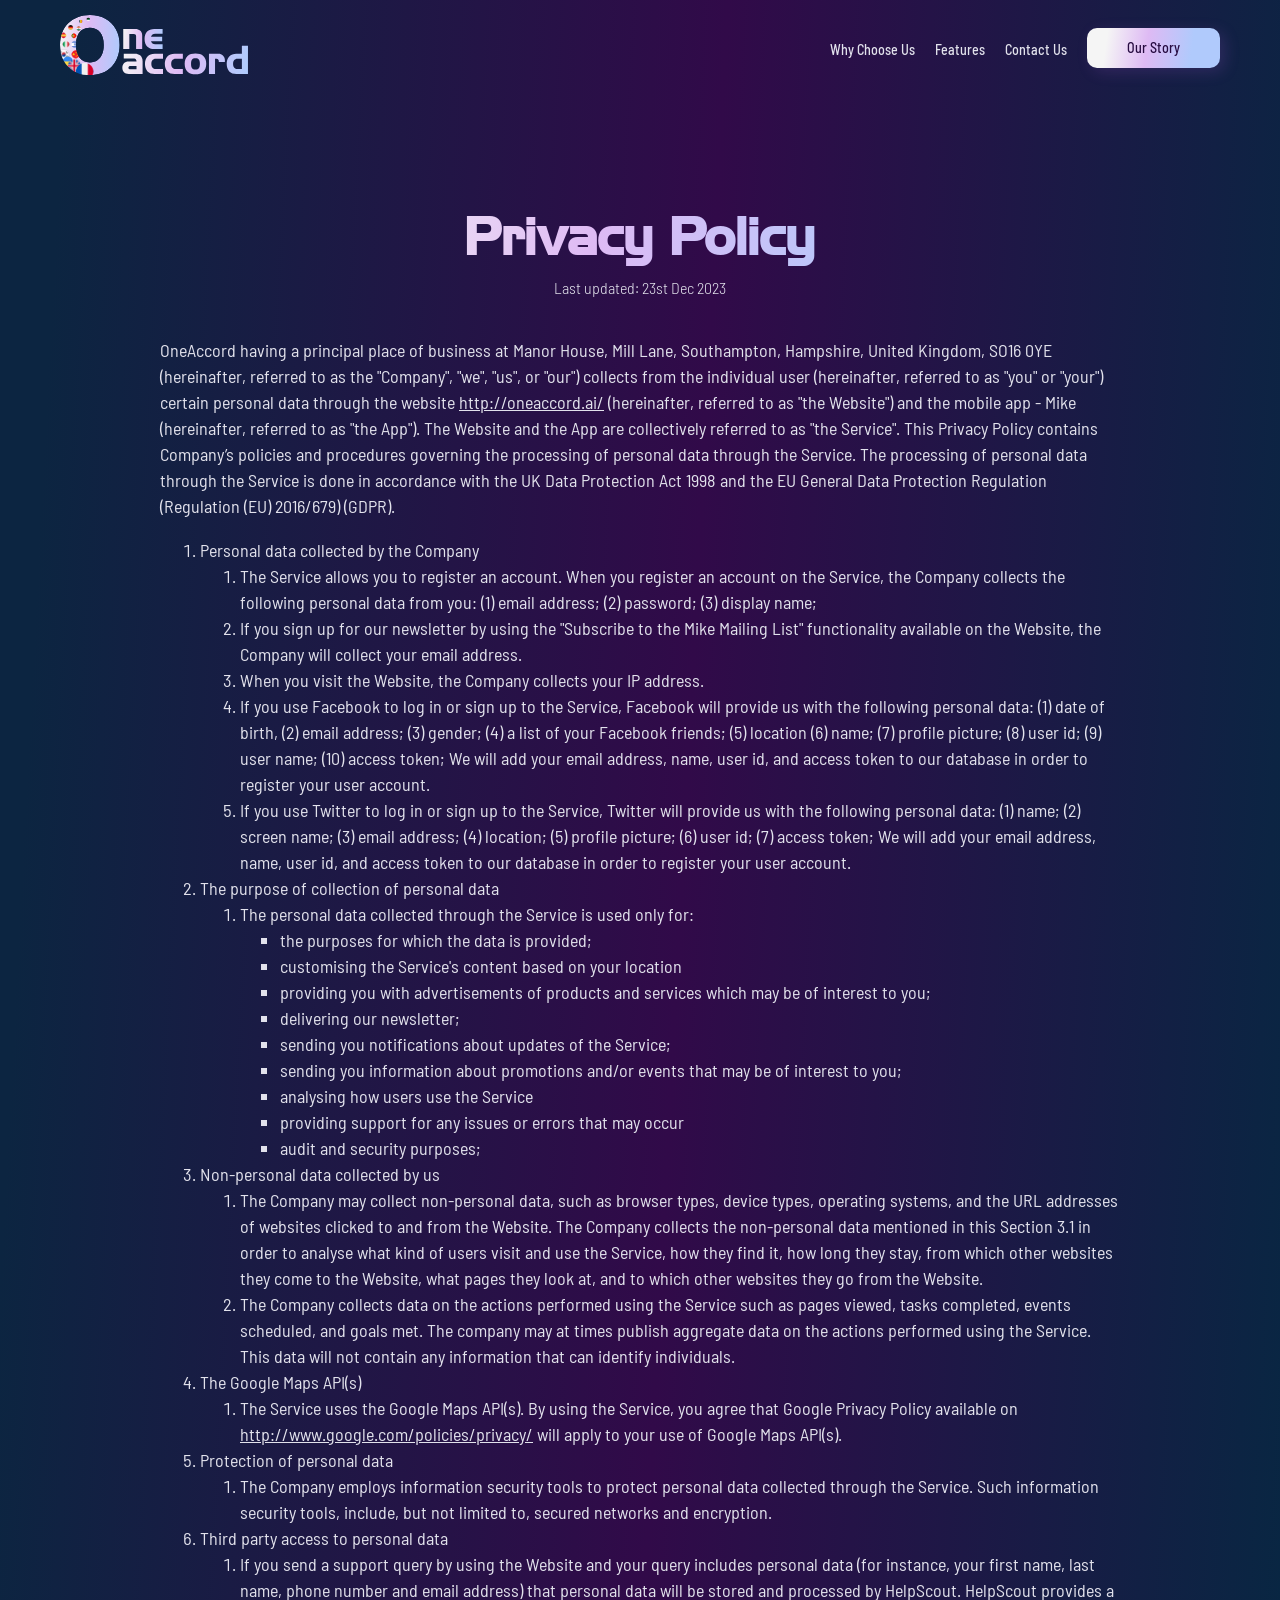
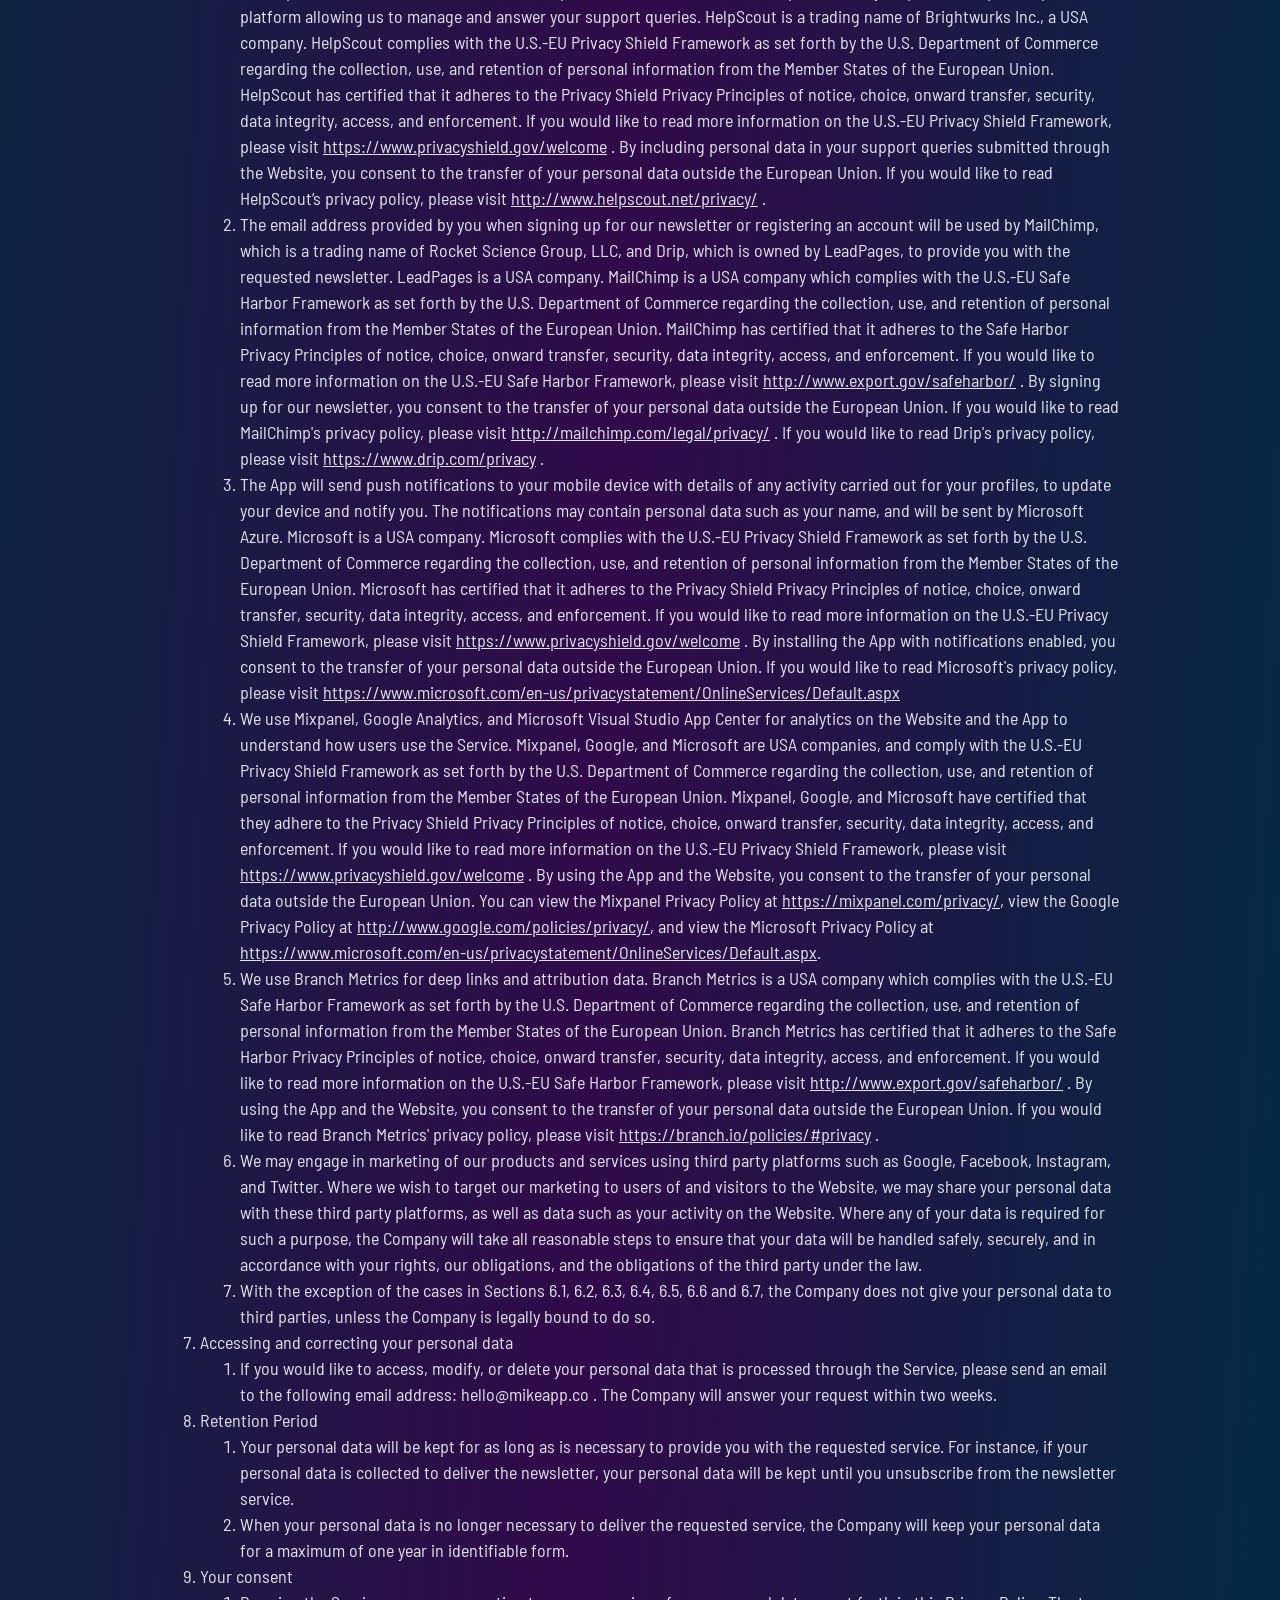
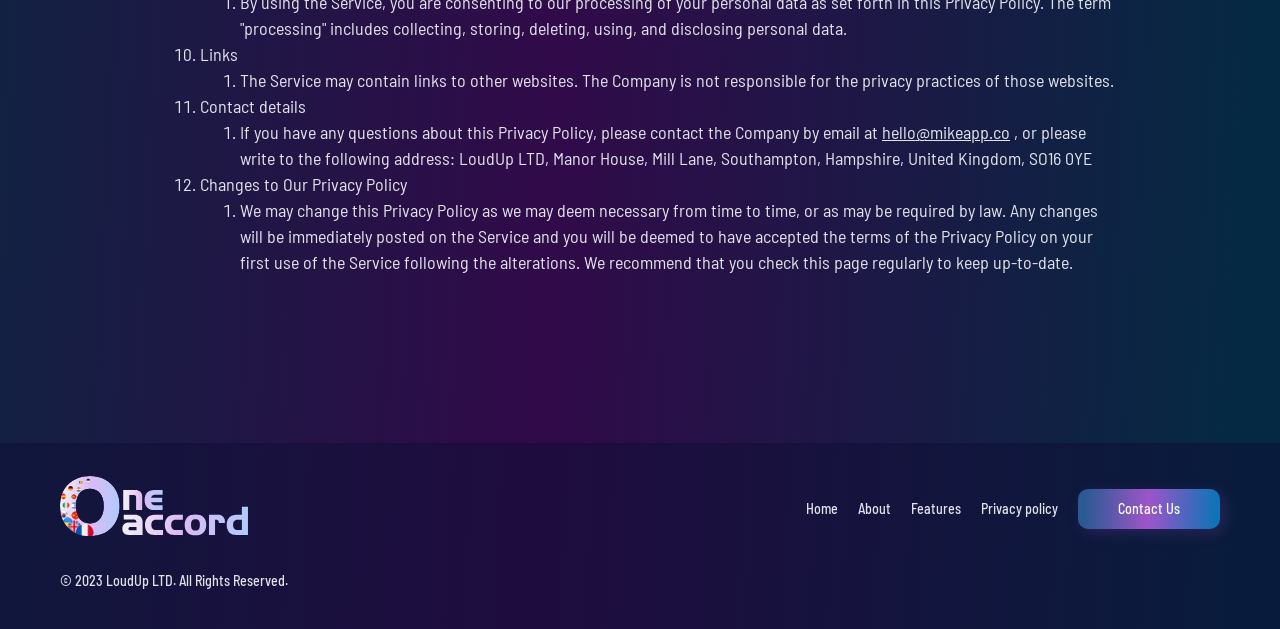
<file: privacy-policy.html>
<!DOCTYPE html>
<html lang="en">

<head>
	<meta charset="utf-8">
	<meta name="viewport" content="width=device-width, initial-scale=1">
	<meta http-equiv="X-UA-Compatible" content="ie=edge">
	<title>OneAccord</title>
		<link rel="icon" type="image/png" sizes="16x16" href="img/favicon-16x16.png">
<link rel="icon" type="image/png" sizes="32x32" href="img/favicon-32x32.png">
<link rel="icon" type="image/png" sizes="48x48" href="img/favicon-48x48.png">
<link rel="icon" type="image/png" sizes="64x64" href="img/favicon-64x64.png">
	
	<link rel="stylesheet" href="css/style.min.css">
</head>

<body id="home">


	<!-- start header -->
	<header class="header">
		<div class="container-fluid">

			<div class="logo">
				<a href="index.html">
					<img src="img/logo.svg" alt="oneaccord logo">
				</a>
			</div>

			<div class="menu-btn">
				<div class="menu-row"></div>
				<div class="menu-row"></div>
				<div class="menu-row"></div>
			</div>

			<div class="menu">
				<ul>

				

					<li>
						<a href="#about">
							Why Choose Us
						</a>
					</li>

					<li>
						<a href="index.html#features">
							Features
						</a>
					</li>

					<li>
						<a href="index.html#contact">
							Contact Us
						</a>
					</li>

						<li>
						<a href="our-story.html">
							Our Story
						</a>
					</li>

				</ul>
			</div>
		</div>
	</header>
	<!-- end header -->

	<main id="main-content">
	<!-- start features section -->
	<section class="privacy-page">
		<div class="container-fluid container-fluid--xs">
			<div class="section-header">
				<h2 class="h2">
					Privacy Policy
				</h2>
				<div class="sub-title">
					Last updated: 23st Dec 2023
				</div>
			</div>



			<div class="page-content__inner">
				<p>OneAccord having a principal place of business at Manor House, Mill Lane, Southampton, Hampshire,
					United Kingdom, SO16 0YE (hereinafter, referred to as the "Company", "we", "us", or "our") collects
					from the individual user (hereinafter, referred to as "you" or "your") certain personal data through
					the website <a href="http://oneaccord.ai/">http://oneaccord.ai/</a> (hereinafter, referred to as
					"the Website") and the mobile app - Mike (hereinafter, referred to as "the App"). The Website and
					the App are collectively referred to as "the Service". This Privacy Policy contains Company’s
					policies and procedures governing the processing of personal data through the Service. The
					processing of personal data through the Service is done in accordance with the UK Data Protection
					Act 1998 and the EU General Data Protection Regulation (Regulation (EU) 2016/679) (GDPR).</p>
				<ol>
					<li>Personal data collected by the Company<ol>
							<li>The Service allows you to register an account. When you register an account on the
								Service, the Company collects the following personal data from you: (1) email address;
								(2) password; (3) display name; </li>
							<li>If you sign up for our newsletter by using the "Subscribe to the Mike Mailing List"
								functionality available on the Website, the Company will collect your email address.
							</li>
							<li>When you visit the Website, the Company collects your IP address.</li>
							<li>If you use Facebook to log in or sign up to the Service, Facebook will provide us with
								the following personal data: (1) date of birth, (2) email address; (3) gender; (4) a
								list of your Facebook friends; (5) location (6) name; (7) profile picture; (8) user id;
								(9) user name; (10) access token; We will add your email address, name, user id, and
								access token to our database in order to register your user account.</li>
							<li>If you use Twitter to log in or sign up to the Service, Twitter will provide us with the
								following personal data: (1) name; (2) screen name; (3) email address; (4) location; (5)
								profile picture; (6) user id; (7) access token; We will add your email address, name,
								user id, and access token to our database in order to register your user account.</li>
						</ol>
					</li>
					<li>The purpose of collection of personal data<ol>
							<li>The personal data collected through the Service is used only for:<ul>
									<li>the purposes for which the data is provided;</li>
									<li>customising the Service's content based on your location</li>
									<li>providing you with advertisements of products and services which may be of
										interest to you;</li>
									<li>delivering our newsletter;</li>
									<li>sending you notifications about updates of the Service; </li>
									<li>sending you information about promotions and/or events that may be of interest
										to you;</li>
									<li>analysing how users use the Service</li>
									<li>providing support for any issues or errors that may occur</li>
									<li>audit and security purposes;</li>
								</ul>
							</li>
						</ol>
					</li>
					<li>Non-personal data collected by us<ol>
							<li>The Company may collect non-personal data, such as browser types, device types,
								operating systems, and the URL addresses of websites clicked to and from the Website.
								The Company collects the non-personal data mentioned in this Section 3.1 in order to
								analyse what kind of users visit and use the Service, how they find it, how long they
								stay, from which other websites they come to the Website, what pages they look at, and
								to which other websites they go from the Website.</li>
							<li>The Company collects data on the actions performed using the Service such as pages
								viewed, tasks completed, events scheduled, and goals met. The company may at times
								publish aggregate data on the actions performed using the Service. This data will not
								contain any information that can identify individuals.</li>
						</ol>
					</li>
					<li>The Google Maps API(s)<ol>
							<li>The Service uses the Google Maps API(s). By using the Service, you agree that Google
								Privacy Policy available on <a
									href="http://www.google.com/policies/privacy/">http://www.google.com/policies/privacy/</a>
								will apply to your use of Google Maps API(s).</li>
						</ol>
					</li>
					<li>Protection of personal data<ol>
							<li>The Company employs information security tools to protect personal data collected
								through the Service. Such information security tools, include, but not limited to,
								secured networks and encryption.</li>
						</ol>
					</li>
					<li>Third party access to personal data<ol>
							<li>If you send a support query by using the Website and your query includes personal data
								(for instance, your first name, last name, phone number and email address) that personal
								data will be stored and processed by HelpScout. HelpScout provides a platform allowing
								us to manage and answer your support queries. HelpScout is a trading name of Brightwurks
								Inc., a USA company. HelpScout complies with the U.S.-EU Privacy Shield Framework as set
								forth by the U.S. Department of Commerce regarding the collection, use, and retention of
								personal information from the Member States of the European Union. HelpScout has
								certified that it adheres to the Privacy Shield Privacy Principles of notice, choice,
								onward transfer, security, data integrity, access, and enforcement. If you would like to
								read more information on the U.S.-EU Privacy Shield Framework, please visit <a
									href="https://www.privacyshield.gov/welcome" target="_blank"
									rel="noreferrer noopener">https://www.privacyshield.gov/welcome</a> . By including
								personal data in your support queries submitted through the Website, you consent to the
								transfer of your personal data outside the European Union. If you would like to read
								HelpScout’s privacy policy, please visit <a href="http://www.helpscout.net/privacy/"
									target="_blank" rel="noreferrer noopener">http://www.helpscout.net/privacy/</a> .
							</li>
							<li>The email address provided by you when signing up for our newsletter or registering an
								account will be used by MailChimp, which is a trading name of Rocket Science Group, LLC,
								and Drip, which is owned by LeadPages, to provide you with the requested newsletter.
								LeadPages is a USA company. MailChimp is a USA company which complies with the U.S.-EU
								Safe Harbor Framework as set forth by the U.S. Department of Commerce regarding the
								collection, use, and retention of personal information from the Member States of the
								European Union. MailChimp has certified that it adheres to the Safe Harbor Privacy
								Principles of notice, choice, onward transfer, security, data integrity, access, and
								enforcement. If you would like to read more information on the U.S.-EU Safe Harbor
								Framework, please visit <a href="http://www.export.gov/safeharbor/" target="_blank"
									rel="noreferrer noopener">http://www.export.gov/safeharbor/</a> . By signing up for
								our newsletter, you consent to the transfer of your personal data outside the European
								Union. If you would like to read MailChimp's privacy policy, please visit <a
									href="http://mailchimp.com/legal/privacy/" target="_blank"
									rel="noreferrer noopener">http://mailchimp.com/legal/privacy/</a> . If you would
								like to read Drip's privacy policy, please visit <a href="https://www.drip.com/privacy"
									target="_blank" rel="noreferrer noopener">https://www.drip.com/privacy</a> .</li>
							<li>The App will send push notifications to your mobile device with details of any activity
								carried out for your profiles, to update your device and notify you. The notifications
								may contain personal data such as your name, and will be sent by Microsoft Azure.
								Microsoft is a USA company. Microsoft complies with the U.S.-EU Privacy Shield Framework
								as set forth by the U.S. Department of Commerce regarding the collection, use, and
								retention of personal information from the Member States of the European Union.
								Microsoft has certified that it adheres to the Privacy Shield Privacy Principles of
								notice, choice, onward transfer, security, data integrity, access, and enforcement. If
								you would like to read more information on the U.S.-EU Privacy Shield Framework, please
								visit <a href="https://www.privacyshield.gov/welcome" target="_blank"
									rel="noreferrer noopener">https://www.privacyshield.gov/welcome</a> . By installing
								the App with notifications enabled, you consent to the transfer of your personal data
								outside the European Union. If you would like to read Microsoft's privacy policy, please
								visit <a
									href="https://www.microsoft.com/en-us/privacystatement/OnlineServices/Default.aspx"
									target="_blank"
									rel="noreferrer noopener">https://www.microsoft.com/en-us/privacystatement/OnlineServices/Default.aspx</a>
							</li>
							<li>We use Mixpanel, Google Analytics, and Microsoft Visual Studio App Center for analytics
								on the Website and the App to understand how users use the Service. Mixpanel, Google,
								and Microsoft are USA companies, and comply with the U.S.-EU Privacy Shield Framework as
								set forth by the U.S. Department of Commerce regarding the collection, use, and
								retention of personal information from the Member States of the European Union.
								Mixpanel, Google, and Microsoft have certified that they adhere to the Privacy Shield
								Privacy Principles of notice, choice, onward transfer, security, data integrity, access,
								and enforcement. If you would like to read more information on the U.S.-EU Privacy
								Shield Framework, please visit <a
									href="https://www.privacyshield.gov/welcome">https://www.privacyshield.gov/welcome</a>
								. By using the App and the Website, you consent to the transfer of your personal data
								outside the European Union. You can view the Mixpanel Privacy Policy at <a
									href="https://mixpanel.com/privacy/" target="_blank"
									rel="noreferrer noopener">https://mixpanel.com/privacy/</a>, view the Google Privacy
								Policy at <a href="http://www.google.com/policies/privacy/" target="_blank"
									rel="noreferrer noopener">http://www.google.com/policies/privacy/</a>, and view the
								Microsoft Privacy Policy at <a
									href="https://www.microsoft.com/en-us/privacystatement/OnlineServices/Default.aspx"
									target="_blank"
									rel="noreferrer noopener">https://www.microsoft.com/en-us/privacystatement/OnlineServices/Default.aspx</a>.
							</li>
							<li>We use Branch Metrics for deep links and attribution data. Branch Metrics is a USA
								company which complies with the U.S.-EU Safe Harbor Framework as set forth by the U.S.
								Department of Commerce regarding the collection, use, and retention of personal
								information from the Member States of the European Union. Branch Metrics has certified
								that it adheres to the Safe Harbor Privacy Principles of notice, choice, onward
								transfer, security, data integrity, access, and enforcement. If you would like to read
								more information on the U.S.-EU Safe Harbor Framework, please visit <a
									href="http://www.export.gov/safeharbor/" target="_blank"
									rel="noreferrer noopener">http://www.export.gov/safeharbor/</a> . By using the App
								and the Website, you consent to the transfer of your personal data outside the European
								Union. If you would like to read Branch Metrics' privacy policy, please visit <a
									href="https://branch.io/policies/#privacy" target="_blank"
									rel="noreferrer noopener">https://branch.io/policies/#privacy</a> .</li>
							<li>We may engage in marketing of our products and services using third party platforms such
								as Google, Facebook, Instagram, and Twitter. Where we wish to target our marketing to
								users of and visitors to the Website, we may share your personal data with these third
								party platforms, as well as data such as your activity on the Website. Where any of your
								data is required for such a purpose, the Company will take all reasonable steps to
								ensure that your data will be handled safely, securely, and in accordance with your
								rights, our obligations, and the obligations of the third party under the law.</li>
							<li>With the exception of the cases in Sections 6.1, 6.2, 6.3, 6.4, 6.5, 6.6 and 6.7, the
								Company does not give your personal data to third parties, unless the Company is legally
								bound to do so.</li>
						</ol>
					</li>
					<li>Accessing and correcting your personal data<ol>
							<li>If you would like to access, modify, or delete your personal data that is processed
								through the Service, please send an email to the following email address:
								hello@mikeapp.co . The Company will answer your request within two weeks.</li>
						</ol>
					</li>
					<li>Retention Period<ol>
							<li>Your personal data will be kept for as long as is necessary to provide you with the
								requested service. For instance, if your personal data is collected to deliver the
								newsletter, your personal data will be kept until you unsubscribe from the newsletter
								service.</li>
							<li>When your personal data is no longer necessary to deliver the requested service, the
								Company will keep your personal data for a maximum of one year in identifiable form.
							</li>
						</ol>
					</li>
					<li>Your consent<ol>
							<li>By using the Service, you are consenting to our processing of your personal data as set
								forth in this Privacy Policy. The term "processing" includes collecting, storing,
								deleting, using, and disclosing personal data.</li>
						</ol>
					</li>
					<li>Links<ol>
							<li>The Service may contain links to other websites. The Company is not responsible for the
								privacy practices of those websites.</li>
						</ol>
					</li>
					<li>Contact details<ol>
							<li>If you have any questions about this Privacy Policy, please contact the Company by email
								at <a href="mailto:hello@mikeapp.co">hello@mikeapp.co</a> , or please write to the
								following address: LoudUp LTD, Manor House, Mill Lane, Southampton, Hampshire, United
								Kingdom, SO16 0YE</li>
						</ol>
					</li>
					<li>Changes to Our Privacy Policy<ol>
							<li>We may change this Privacy Policy as we may deem necessary from time to time, or as may
								be required by law. Any changes will be immediately posted on the Service and you will
								be deemed to have accepted the terms of the Privacy Policy on your first use of the
								Service following the alterations. We recommend that you check this page regularly to
								keep up-to-date.</li>
						</ol>
					</li>
				</ol>
			</div>
		</div>
	</section>
	<!-- end features section -->
	</main>

	<!-- start footer -->
	<footer class="footer">
		<div class="container-fluid">
			<div class="footer__top">
				<div class="footer__logo">
					<a href="index.html">
						<img src="img/logo.svg" alt="oneaccord logo">
					</a>
				</div>

				<div class="footer__menu">

					<a href="index.html" class="footer__link">
						Home
					</a>

					<a href="index.html#about" class="footer__link">
						About
					</a>

					<a href="index.html#features" class="footer__link">
						Features
					</a>

					<a href="privacy-policy.html" class="footer__link privacy-link">
						Privacy policy
					</a>

					<a href="index.html#contact" class="footer__link">
						Contact Us
					</a>

				</div>


			</div>

			<div class="footer__bottom">
				<div class="copy">
					© 2023 LoudUp LTD. All Rights Reserved.
				</div>

				<div class="footer__social">

					<a href="#" aria-label="OneAccord on Facebook">
						<img src="img/facebook.svg" alt="">
					</a>

					<a href="#" aria-label="OneAccord on Instagram">
						<img src="img/instagram.svg" alt="">
					</a>

				</div>
			</div>
		</div>
	</footer>
	<!-- end footer -->



	<script src="js/main.js"></script>
</body>

</html>
</file>
<file: css/style.min.css>
@font-face{font-family:"HighlandGothicFLF";src:url("../fonts/highlandgothicflf.eot");src:url("../fonts/highlandgothicflf.eot?#iefix") format("embedded-opentype"),url("../fonts/highlandgothicflf.woff") format("woff"),url("../fonts/highlandgothicflf.woff2") format("woff2"),url("../fonts/highlandgothicflf.ttf") format("truetype");font-style:normal;font-weight:normal;font-display:swap}@font-face{font-family:"Barlow Semi Condensed";font-style:normal;font-weight:300;font-display:swap;src:url("../fonts/barlow-semi-condensed-latin-300-normal.woff2") format("woff2"),url("../fonts/barlow-semi-condensed-latin-300-normal.woff") format("woff")}@font-face{font-family:"Barlow Semi Condensed";font-style:normal;font-weight:400;font-display:swap;src:url("../fonts/barlow-semi-condensed-latin-400-normal.woff2") format("woff2"),url("../fonts/barlow-semi-condensed-latin-400-normal.woff") format("woff")}@font-face{font-family:"Barlow Semi Condensed";font-style:normal;font-weight:500;font-display:swap;src:url("../fonts/barlow-semi-condensed-latin-500-normal.woff2") format("woff2"),url("../fonts/barlow-semi-condensed-latin-500-normal.woff") format("woff")}@font-face{font-family:"Barlow Semi Condensed";font-style:normal;font-weight:600;font-display:swap;src:url("../fonts/barlow-semi-condensed-latin-600-normal.woff2") format("woff2"),url("../fonts/barlow-semi-condensed-latin-600-normal.woff") format("woff")}@font-face{font-family:"Barlow Semi Condensed";font-style:normal;font-weight:700;font-display:swap;src:url("../fonts/barlow-semi-condensed-latin-700-normal.woff2") format("woff2"),url("../fonts/barlow-semi-condensed-latin-700-normal.woff") format("woff")}@font-face{font-family:"Barlow Semi Condensed";font-style:normal;font-weight:800;font-display:swap;src:url("../fonts/barlow-semi-condensed-latin-800-normal.woff2") format("woff2"),url("../fonts/barlow-semi-condensed-latin-800-normal.woff") format("woff")}@font-face{font-family:"Barlow Semi Condensed";font-style:normal;font-weight:900;font-display:swap;src:url("../fonts/barlow-semi-condensed-latin-900-normal.woff2") format("woff2"),url("../fonts/barlow-semi-condensed-latin-900-normal.woff") format("woff")}.slick-slider{position:relative;display:block;-webkit-box-sizing:border-box;box-sizing:border-box;-webkit-user-select:none;-moz-user-select:none;-ms-user-select:none;user-select:none;-webkit-touch-callout:none;-khtml-user-select:none;-ms-touch-action:pan-y;touch-action:pan-y;-webkit-tap-highlight-color:rgba(0,0,0,0)}.slick-list{position:relative;display:block;overflow:hidden;margin:0;padding:0}.slick-list:focus{outline:none}.slick-slider .slick-track,.slick-slider .slick-list{-webkit-transform:translate3d(0, 0, 0);-ms-transform:translate3d(0, 0, 0);transform:translate3d(0, 0, 0)}.slick-track{position:relative;top:0;left:0;display:block;margin-left:auto;margin-right:auto}.slick-track:before,.slick-track:after{display:table;content:""}.slick-track:after{clear:both}.slick-loading .slick-track{visibility:hidden}.slick-slide{display:none;float:left;height:100%;min-height:1px}.slick-slide img{display:block}.slick-slide.slick-loading img{display:none}.slick-initialized .slick-slide{display:block}.slick-loading .slick-slide{visibility:hidden}.slick-vertical .slick-slide{display:block;height:auto;border:1px solid rgba(0,0,0,0)}.slick-arrow.slick-hidden{display:none}.slick-slider.articles-slider--center-mode .slick-slide{-webkit-transition:opacity .35s ease;-o-transition:opacity .35s ease;transition:opacity .35s ease}.slick-slider.articles-slider--center-mode .slick-slide:not(.slick-center){opacity:.55}.slick-slider.articles-slider--center-mode .slick-slide.slick-center{opacity:1;position:relative;z-index:1}img{display:inline-block;height:auto}body{background:-o-linear-gradient(357deg, #0C2541 4.52%, #310A49 49.16%, #052942 96.4%);background:linear-gradient(93deg, #0C2541 4.52%, #310A49 49.16%, #052942 96.4%);color:#e2e2ec;font-size:18px;font-family:"Barlow Semi Condensed",sans-serif;margin:0}body *{-webkit-box-sizing:border-box;box-sizing:border-box}.container-fluid{width:1440px;padding-left:0;padding-right:0;max-width:90.667vw;margin-left:auto;margin-right:auto}.container-fluid--xs{width:960px;max-width:90.667vw}.container-fluid--m{width:1060px;max-width:90.667vw}.container-fluid--s{width:1250px;max-width:90.667vw}.h1{font-family:"HighlandGothicFLF",sans-serif;font-size:50px;font-weight:500;line-height:107.7%;margin-bottom:29px;color:#fff;margin-top:0}.h1 span{background:var(--linear-dark, linear-gradient(93deg, #295A92 4.52%, #9D55C9 49.16%, #0F73B7 96.4%));background-clip:text;-webkit-background-clip:text;-webkit-text-fill-color:rgba(0,0,0,0)}.h3{margin-top:0;margin-bottom:0;font-size:22px;font-weight:500;background:-o-linear-gradient(352deg, #F5F5F5 15.26%, #DEBAF4 45.17%, #B0CAFC 77.86%);background:linear-gradient(98deg, #F5F5F5 15.26%, #DEBAF4 45.17%, #B0CAFC 77.86%);background-clip:text;-webkit-background-clip:text;-webkit-text-fill-color:rgba(0,0,0,0)}.button{border-radius:10px;background:-o-linear-gradient(352deg, #F5F5F5 15.26%, #DEBAF4 45.17%, #B0CAFC 77.86%);background:linear-gradient(98deg, #F5F5F5 15.26%, #DEBAF4 45.17%, #B0CAFC 77.86%);-webkit-box-shadow:5px 4px 15px 0px rgba(157,85,201,.2);box-shadow:5px 4px 15px 0px rgba(157,85,201,.2);height:40px;padding:0 40px;display:-webkit-box;display:-ms-flexbox;display:flex;-webkit-box-pack:center;-ms-flex-pack:center;justify-content:center;-webkit-box-align:center;-ms-flex-align:center;align-items:center;color:#270c41;font-weight:500;text-decoration:none;cursor:pointer;white-space:nowrap;text-align:center}.button span{width:100%;height:100%;display:-webkit-box;display:-ms-flexbox;display:flex;-webkit-box-pack:center;-ms-flex-pack:center;justify-content:center;-webkit-box-align:center;-ms-flex-align:center;align-items:center;white-space:nowrap;background:#270c41;border-radius:10px;color:#e2e2ec;padding-left:0px;padding-right:0px}.button--transparent{padding:1px;overflow:hidden;-webkit-box-shadow:none;box-shadow:none}.button--transparent:hover span{background:-o-linear-gradient(357deg, #295A92 4.52%, #9D55C9 49.16%, #0F73B7 96.4%);background:linear-gradient(93deg, #295A92 4.52%, #9D55C9 49.16%, #0F73B7 96.4%)}.button:hover{color:#fff;background:-o-linear-gradient(357deg, #295A92 4.52%, #9D55C9 49.16%, #0F73B7 96.4%);background:linear-gradient(93deg, #295A92 4.52%, #9D55C9 49.16%, #0F73B7 96.4%)}p{margin-top:0}.text-center{text-align:center}.h2{font-size:48px;font-family:"HighlandGothicFLF",sans-serif;text-align:center;background:-o-linear-gradient(352deg, #F5F5F5 15.26%, #DEBAF4 45.17%, #B0CAFC 77.86%);background:linear-gradient(98deg, #F5F5F5 15.26%, #DEBAF4 45.17%, #B0CAFC 77.86%);background-clip:text;-webkit-background-clip:text;-webkit-text-fill-color:rgba(0,0,0,0);margin-top:0}.h2--white{background:-o-linear-gradient(352deg, #fff 15.26%, #fff 45.17%, #fff 77.86%);background:linear-gradient(98deg, #fff 15.26%, #fff 45.17%, #fff 77.86%);background-clip:text;-webkit-background-clip:text;-webkit-text-fill-color:rgba(0,0,0,0)}.h1-title{letter-spacing:4px;font-size:26px;color:rgba(226,226,236,.8);font-weight:400;margin-bottom:25px}.section-sub-title{font-size:26px;text-align:center}.header{padding-top:0px;padding-bottom:15px;width:100%;position:fixed;top:0;left:0;z-index:999;-webkit-transition:all .5s;-o-transition:all .5s;transition:all .5s}.header .container-fluid{display:-webkit-box;display:-ms-flexbox;display:flex;-webkit-box-pack:justify;-ms-flex-pack:justify;justify-content:space-between;-webkit-box-align:center;-ms-flex-align:center;align-items:center;padding-top:15px}.top-header{-webkit-transition:all .5s;-o-transition:all .5s;transition:all .5s}.top-header .top-header__text{-webkit-transition:all .5s;-o-transition:all .5s;transition:all .5s}.logo{width:300px}.logo img{-webkit-transition:all .5s;-o-transition:all .5s;transition:all .5s;width:100%;height:auto}.header.sticky{background:rgba(15,15,55,.8);padding-top:0px;padding-bottom:10px;-webkit-backdrop-filter:blur(4px);backdrop-filter:blur(4px)}.header.sticky .container-fluid{padding-top:10px}.header.sticky .logo img{width:200px}.header.sticky .top-header{padding-top:5px;padding-bottom:5px}.menu ul{padding:0;margin:0;display:-webkit-box;display:-ms-flexbox;display:flex;-webkit-box-align:center;-ms-flex-align:center;align-items:center;list-style:none}.menu li{margin-left:40px}.menu a{text-decoration:none;font-size:18px;color:#e2e2ec;font-weight:500}.menu a:hover{color:#fff}.menu li:last-child a{background:-o-linear-gradient(352deg, #F5F5F5 15.26%, #DEBAF4 45.17%, #B0CAFC 77.86%);background:linear-gradient(98deg, #F5F5F5 15.26%, #DEBAF4 45.17%, #B0CAFC 77.86%);-webkit-box-shadow:5px 4px 15px 0px rgba(157,85,201,.2);box-shadow:5px 4px 15px 0px rgba(157,85,201,.2);border-radius:10px;height:40px;display:-webkit-box;display:-ms-flexbox;display:flex;-webkit-box-pack:center;-ms-flex-pack:center;justify-content:center;-webkit-box-align:center;-ms-flex-align:center;align-items:center;padding-left:40px;padding-right:40px;color:#270c41}.menu li:last-child a:hover{color:#fff;background:-o-linear-gradient(357deg, #295A92 4.52%, #9D55C9 49.16%, #0F73B7 96.4%);background:linear-gradient(93deg, #295A92 4.52%, #9D55C9 49.16%, #0F73B7 96.4%)}.container-fluid--header{padding-top:10px}.main-screen__text{width:643px;max-width:100%;font-size:30px;line-height:30px;color:#fff}.main-screen{padding-top:225px;padding-bottom:150px;position:relative;-webkit-perspective:400vmin;perspective:400vmin}.main-screen .button{font-size:22px;height:56px}.main-screen .container-fluid{display:-webkit-box;display:-ms-flexbox;display:flex;-webkit-box-pack:justify;-ms-flex-pack:justify;justify-content:space-between;-webkit-box-align:start;-ms-flex-align:start;align-items:flex-start}.main-screen__image-wrapper{width:400px;min-width:400px;height:419px;position:relative;z-index:9;will-change:transform;-webkit-transform:translateZ(0);transform:translateZ(0);z-index:2}.main-screen__photo{border-radius:20px;-webkit-transform:rotate(-23deg);-ms-transform:rotate(-23deg);transform:rotate(-23deg);-o-object-fit:cover;object-fit:cover;-o-object-position:center;object-position:center;width:250px;height:250px;margin-top:128px;margin-left:-30px;object-position:center;z-index:9}.main-screen__screen{position:absolute;top:-88px;right:-112px;width:341px;height:auto;aspect-ratio:256/502;-webkit-transform:rotate(5deg);-ms-transform:rotate(5deg);transform:rotate(5deg);z-index:9}.main-screen__bables{position:absolute;top:180px;left:-78px;width:440px}.main-screen__bables2{position:absolute;top:312px;left:-10px;width:185px}.main-screen__image-wrapper:before{content:"";display:block;position:absolute;top:-20px;left:40px;width:500px;height:500px;border-radius:50%;background:-o-linear-gradient(350deg, #669DD0 8.23%, #B26FDF 48.78%, #5C6E9F 91.69%);background:linear-gradient(100deg, #669DD0 8.23%, #B26FDF 48.78%, #5C6E9F 91.69%);-webkit-box-shadow:5px 4px 15px 0px rgba(157,85,201,.5);box-shadow:5px 4px 15px 0px rgba(157,85,201,.5)}.main-screen__content{display:-webkit-box;display:-ms-flexbox;display:flex;-webkit-box-orient:vertical;-webkit-box-direction:normal;-ms-flex-direction:column;flex-direction:column;-webkit-box-align:start;-ms-flex-align:start;align-items:flex-start;min-height:28rem}.main-screen__content .button{margin-top:30px}.main-screen .h1-title{min-height:1.4em}.main-screen .h1{min-height:2.35em}.features{padding-top:0px;position:relative}.features .h2{margin-bottom:80px}.features__list{display:-webkit-box;display:-ms-flexbox;display:flex;-ms-flex-wrap:wrap;flex-wrap:wrap;display:flex;-webkit-box-pack:justify;-ms-flex-pack:justify;justify-content:space-between}.features__item{border-radius:10px;border:1px solid #e2e2ec;background:rgba(255,255,255,0);width:31%;margin-bottom:25px;overflow:hidden}.features__item .h3{margin-bottom:10px}.features__item p{font-size:14px;margin-bottom:0}.features__item picture{display:contents}.features__item-img{width:100%;height:200px;-o-object-fit:cover;object-fit:cover;-o-object-position:center;object-position:center}.features__item-content{padding:24px 15px;height:calc(100% - 245px)}.contact{padding-top:180px;padding-bottom:300px;overflow:hidden}.contact__content{width:100%;border-radius:10px;background:-o-linear-gradient(314deg, #295A92 16.54%, #9D55C9 51.8%, #0F73B7 89.12%);background:linear-gradient(136deg, #295A92 16.54%, #9D55C9 51.8%, #0F73B7 89.12%);padding-top:52px;padding-bottom:56px}.contact__title{font-family:"HighlandGothicFLF",sans-serif;font-size:46px;text-align:center;font-weight:500;background:-o-linear-gradient(352deg, #F5F5F5 15.26%, #F8ECFF 45.17%, #DAE7FF 77.86%);background:linear-gradient(98deg, #F5F5F5 15.26%, #F8ECFF 45.17%, #DAE7FF 77.86%);background-clip:text;-webkit-background-clip:text;-webkit-text-fill-color:rgba(0,0,0,0);margin-bottom:17px}.contact__header{text-align:center;padding-bottom:35px}.sub-title{font-size:16px;font-weight:300}.contact-form__wrapper{width:535px;max-width:90%;margin-left:auto;margin-right:auto}input{display:block;width:100%;margin-bottom:14px;border-radius:100px;background:rgba(215,223,235,.4);border:none;outline:none;height:40px;padding:0 20px;font-size:16px;font-family:"Barlow Semi Condensed",sans-serif;color:#fff;font-weight:500}input::-webkit-input-placeholder{color:rgba(0,0,0,.5);font-weight:400}input::-moz-placeholder{color:rgba(0,0,0,.5);font-weight:400}input:-ms-input-placeholder{color:rgba(0,0,0,.5);font-weight:400}input::-ms-input-placeholder{color:rgba(0,0,0,.5);font-weight:400}input::placeholder{color:rgba(0,0,0,.5);font-weight:400}input:focus::-webkit-input-placeholder{opacity:0}input:focus::-moz-placeholder{opacity:0}input:focus:-ms-input-placeholder{opacity:0}input:focus::-ms-input-placeholder{opacity:0}input:focus::placeholder{opacity:0}textarea{width:100%;background:rgba(215,223,235,.4);border:none;outline:none;border-radius:20px;height:129px;padding:20px 20px;font-size:16px;font-family:"Barlow Semi Condensed",sans-serif;font-weight:500;color:#fff}textarea::-webkit-input-placeholder{color:rgba(0,0,0,.5);font-weight:400}textarea::-moz-placeholder{color:rgba(0,0,0,.5);font-weight:400}textarea:-ms-input-placeholder{color:rgba(0,0,0,.5);font-weight:400}textarea::-ms-input-placeholder{color:rgba(0,0,0,.5);font-weight:400}textarea::placeholder{color:rgba(0,0,0,.5);font-weight:400}textarea:focus::-webkit-input-placeholder{opacity:0}textarea:focus::-moz-placeholder{opacity:0}textarea:focus:-ms-input-placeholder{opacity:0}textarea:focus::-ms-input-placeholder{opacity:0}textarea:focus::placeholder{opacity:0}.submit-button{margin-left:auto;margin-right:auto;border-radius:10px;background:-o-linear-gradient(352deg, #F5F5F5 15.26%, #DEBAF4 45.17%, #B0CAFC 77.86%);background:linear-gradient(98deg, #F5F5F5 15.26%, #DEBAF4 45.17%, #B0CAFC 77.86%);-webkit-box-shadow:5px 4px 15px 0px rgba(157,85,201,.2);box-shadow:5px 4px 15px 0px rgba(157,85,201,.2);color:#270c41;width:125px;margin-left:auto;margin-right:auto;margin-top:34px;cursor:pointer;position:relative;z-index:99}.submit-button:hover{color:#fff;background:-o-linear-gradient(357deg, rgba(12, 37, 65, 0.7) 4.52%, rgba(49, 10, 73, 0.7) 49.16%, rgba(5, 41, 66, 0.7) 96.4%);background:linear-gradient(93deg, rgba(12, 37, 65, 0.7) 4.52%, rgba(49, 10, 73, 0.7) 49.16%, rgba(5, 41, 66, 0.7) 96.4%)}.contact__content{position:relative}.bable2{position:absolute;top:0;left:0;-webkit-transform:translate(-50%, -50%) rotate(0) scale(1);-ms-transform:translate(-50%, -50%) rotate(0) scale(1);transform:translate(-50%, -50%) rotate(0) scale(1);will-change:transform}.bable1{position:absolute;top:0;left:0;-webkit-transform:translate(-25%, -30%) rotate(0) scale(1);-ms-transform:translate(-25%, -30%) rotate(0) scale(1);transform:translate(-25%, -30%) rotate(0) scale(1);will-change:transform}.bable3{position:absolute;bottom:0;right:0;-webkit-transform:translate(50%, 50%) rotate(0) scale(0.8);-ms-transform:translate(50%, 50%) rotate(0) scale(0.8);transform:translate(50%, 50%) rotate(0) scale(0.8);will-change:transform}.bable4{position:absolute;bottom:0;right:0;-webkit-transform:translate(-20%, 63%) rotate(0) scale(0.8);-ms-transform:translate(-20%, 63%) rotate(0) scale(0.8);transform:translate(-20%, 63%) rotate(0) scale(0.8);will-change:transform}.footer{background:rgba(15,15,55,.5);padding-top:33px;padding-bottom:40px}.footer__top{display:-webkit-box;display:-ms-flexbox;display:flex;-webkit-box-pack:justify;-ms-flex-pack:justify;justify-content:space-between;-webkit-box-align:center;-ms-flex-align:center;align-items:center}.footer__link{font-size:18px;font-weight:500;text-decoration:none;color:#e2e2ec;margin-left:40px}.footer__link:hover{color:#fff}.footer__menu{display:-webkit-box;display:-ms-flexbox;display:flex;-webkit-box-align:center;-ms-flex-align:center;align-items:center}.footer__link:last-child{display:-webkit-box;display:-ms-flexbox;display:flex;-webkit-box-pack:center;-ms-flex-pack:center;justify-content:center;-webkit-box-align:center;-ms-flex-align:center;align-items:center;border-radius:10px;background:-o-linear-gradient(357deg, #295A92 4.52%, #9D55C9 49.16%, #0F73B7 96.4%);background:linear-gradient(93deg, #295A92 4.52%, #9D55C9 49.16%, #0F73B7 96.4%);-webkit-box-shadow:5px 4px 15px 0px rgba(157,85,201,.2);box-shadow:5px 4px 15px 0px rgba(157,85,201,.2);height:40px;padding-left:40px;padding-right:40px;color:#fff}.footer__link:last-child:hover{color:#270c41;background:-o-linear-gradient(352deg, #F5F5F5 15.26%, #DEBAF4 45.17%, #B0CAFC 77.86%);background:linear-gradient(98deg, #F5F5F5 15.26%, #DEBAF4 45.17%, #B0CAFC 77.86%)}.footer__bottom{display:-webkit-box;display:-ms-flexbox;display:flex;-webkit-box-pack:justify;-ms-flex-pack:justify;justify-content:space-between;-webkit-box-align:center;-ms-flex-align:center;align-items:center;margin-top:31px}.copy{font-size:14px;font-weight:500}.footer__social{display:-webkit-box;display:-ms-flexbox;display:flex;-webkit-box-align:center;-ms-flex-align:center;align-items:center}.footer__social a{outline:none;display:block;margin-left:25px;-webkit-box-shadow:5px 4px 15px rgba(157,85,201,.2);box-shadow:5px 4px 15px rgba(157,85,201,.2);border-radius:50%;width:36px;height:36px}.footer__social a:hover img{opacity:.8}.main-screen .container-fluid{position:relative}.scene,.circles{display:grid;place-self:center;-webkit-transform-style:preserve-3d;transform-style:preserve-3d}.scene{-webkit-transform:rotatey(45deg) rotatez(45deg);-ms-transform:rotatey(45deg) rotate(45deg);transform:rotatey(45deg) rotatez(45deg);position:absolute;top:150px;right:10vw;z-index:-1}.circles{-webkit-animation:circles 20s linear infinite;animation:circles 20s linear infinite;z-index:-1}.circles>*:nth-child(1){--size:5vmin;--color:#440a67;--theta:0deg;--delay:0s}.circles>*:nth-child(2){--size:6.8367346939vmin;--color:#440a67;--theta:7.3469387755deg;--delay:0.1020408163s}.circles>*:nth-child(3){--size:8.6734693878vmin;--color:#440a67;--theta:14.693877551deg;--delay:0.2040816327s}.circles>*:nth-child(4){--size:10.5102040816vmin;--color:#440a67;--theta:22.0408163265deg;--delay:0.306122449s}.circles>*:nth-child(5){--size:12.3469387755vmin;--color:#440a67;--theta:29.387755102deg;--delay:0.4081632653s}.circles>*:nth-child(6){--size:14.1836734694vmin;--color:#440a67;--theta:36.7346938776deg;--delay:0.5102040816s}.circles>*:nth-child(7){--size:16.0204081633vmin;--color:#440a67;--theta:44.0816326531deg;--delay:0.612244898s}.circles>*:nth-child(8){--size:17.8571428571vmin;--color:#440a67;--theta:51.4285714286deg;--delay:0.7142857143s}.circles>*:nth-child(9){--size:19.693877551vmin;--color:#440a67;--theta:58.7755102041deg;--delay:0.8163265306s}.circles>*:nth-child(10){--size:21.5306122449vmin;--color:#440a67;--theta:66.1224489796deg;--delay:0.9183673469s}.circles>*:nth-child(11){--size:23.3673469388vmin;--color:#440a67;--theta:73.4693877551deg;--delay:1.0204081633s}.circles>*:nth-child(12){--size:25.2040816327vmin;--color:#440a67;--theta:80.8163265306deg;--delay:1.1224489796s}.circles>*:nth-child(13){--size:27.0408163265vmin;--color:#440a67;--theta:88.1632653061deg;--delay:1.2244897959s}.circles>*:nth-child(14){--size:28.8775510204vmin;--color:#440a67;--theta:95.5102040816deg;--delay:1.3265306122s}.circles>*:nth-child(15){--size:30.7142857143vmin;--color:#440a67;--theta:102.8571428571deg;--delay:1.4285714286s}.circles>*:nth-child(16){--size:32.5510204082vmin;--color:#440a67;--theta:110.2040816327deg;--delay:1.5306122449s}.circles>*:nth-child(17){--size:34.387755102vmin;--color:#440a67;--theta:117.5510204082deg;--delay:1.6326530612s}.circles>*:nth-child(18){--size:36.2244897959vmin;--color:#440a67;--theta:124.8979591837deg;--delay:1.7346938776s}.circles>*:nth-child(19){--size:38.0612244898vmin;--color:#440a67;--theta:132.2448979592deg;--delay:1.8367346939s}.circles>*:nth-child(20){--size:39.8979591837vmin;--color:#440a67;--theta:139.5918367347deg;--delay:1.9387755102s}.circles>*:nth-child(21){--size:41.7346938776vmin;--color:#440a67;--theta:146.9387755102deg;--delay:2.0408163265s}.circles>*:nth-child(22){--size:43.5714285714vmin;--color:#440a67;--theta:154.2857142857deg;--delay:2.1428571429s}.circles>*:nth-child(23){--size:45.4081632653vmin;--color:#440a67;--theta:161.6326530612deg;--delay:2.2448979592s}.circles>*:nth-child(24){--size:47.2448979592vmin;--color:#440a67;--theta:168.9795918367deg;--delay:2.3469387755s}.circles>*:nth-child(25){--size:49.0816326531vmin;--color:#440a67;--theta:176.3265306122deg;--delay:2.4489795918s}.circles>*:nth-child(26){--size:50.9183673469vmin;--color:#440a67;--theta:183.6734693878deg;--delay:2.5510204082s}.circles>*:nth-child(27){--size:52.7551020408vmin;--color:#440a67;--theta:191.0204081633deg;--delay:2.6530612245s}.circles>*:nth-child(28){--size:54.5918367347vmin;--color:#440a67;--theta:198.3673469388deg;--delay:2.7551020408s}.circles>*:nth-child(29){--size:56.4285714286vmin;--color:#440a67;--theta:205.7142857143deg;--delay:2.8571428571s}.circles>*:nth-child(30){--size:58.2653061224vmin;--color:#440a67;--theta:213.0612244898deg;--delay:2.9591836735s}.circles>*:nth-child(31){--size:60.1020408163vmin;--color:#440a67;--theta:220.4081632653deg;--delay:3.0612244898s}.circles>*:nth-child(32){--size:61.9387755102vmin;--color:#440a67;--theta:227.7551020408deg;--delay:3.1632653061s}.circles>*:nth-child(33){--size:63.7755102041vmin;--color:#440a67;--theta:235.1020408163deg;--delay:3.2653061224s}.circles>*:nth-child(34){--size:65.612244898vmin;--color:#440a67;--theta:242.4489795918deg;--delay:3.3673469388s}.circles>*:nth-child(35){--size:67.4489795918vmin;--color:#440a67;--theta:249.7959183673deg;--delay:3.4693877551s}.circles>*:nth-child(36){--size:69.2857142857vmin;--color:#440a67;--theta:257.1428571429deg;--delay:3.5714285714s}.circles>*:nth-child(37){--size:71.1224489796vmin;--color:#440a67;--theta:264.4897959184deg;--delay:3.6734693878s}.circles>*:nth-child(38){--size:72.9591836735vmin;--color:#440a67;--theta:271.8367346939deg;--delay:3.7755102041s}.circles>*:nth-child(39){--size:74.7959183673vmin;--color:#440a67;--theta:279.1836734694deg;--delay:3.8775510204s}.circles>*:nth-child(40){--size:76.6326530612vmin;--color:#440a67;--theta:286.5306122449deg;--delay:3.9795918367s}.circles>*:nth-child(41){--size:78.4693877551vmin;--color:#440a67;--theta:293.8775510204deg;--delay:4.0816326531s}.circles>*:nth-child(42){--size:80.306122449vmin;--color:#440a67;--theta:301.2244897959deg;--delay:4.1836734694s}.circles>*:nth-child(43){--size:82.1428571429vmin;--color:#440a67;--theta:308.5714285714deg;--delay:4.2857142857s}.circles>*:nth-child(44){--size:83.9795918367vmin;--color:#440a67;--theta:315.9183673469deg;--delay:4.387755102s}.circles>*:nth-child(45){--size:85.8163265306vmin;--color:#440a67;--theta:323.2653061224deg;--delay:4.4897959184s}.circles>*:nth-child(46){--size:87.6530612245vmin;--color:#440a67;--theta:330.612244898deg;--delay:4.5918367347s}.circles>*:nth-child(47){--size:89.4897959184vmin;--color:#440a67;--theta:337.9591836735deg;--delay:4.693877551s}.circles>*:nth-child(48){--size:91.3265306122vmin;--color:#440a67;--theta:345.306122449deg;--delay:4.7959183673s}.circles>*:nth-child(49){--size:93.1632653061vmin;--color:#440a67;--theta:352.6530612245deg;--delay:4.8979591837s}.circles>*:nth-child(50){--size:95vmin;--color:#440a67;--theta:360deg;--delay:5s}.circle{display:grid;height:var(--size);width:var(--size);border:0.4591836735vmin solid var(--color);border-radius:50%;place-self:center;position:absolute;-webkit-transform:rotatex(var(--theta));-ms-transform:rotatex(var(--theta));transform:rotatex(var(--theta));-webkit-animation:circle 10s var(--delay, 0s) ease-in-out infinite;animation:circle 10s var(--delay, 0s) ease-in-out infinite}@-webkit-keyframes circles{to{-webkit-transform:rotate3d(1, 1, 1, 1turn);transform:rotate3d(1, 1, 1, 1turn)}}@keyframes circles{to{-webkit-transform:rotate3d(1, 1, 1, 1turn);transform:rotate3d(1, 1, 1, 1turn)}}@-webkit-keyframes circle{50%{-webkit-transform:rotatex(calc(var(--theta) * 0)) scale(0.5);transform:rotatex(calc(var(--theta) * 0)) scale(0.5)}}@keyframes circle{50%{-webkit-transform:rotatex(calc(var(--theta) * 0)) scale(0.5);transform:rotatex(calc(var(--theta) * 0)) scale(0.5)}}.main-screen__bables2{-webkit-animation:bable 20s var(--delay, 0s) ease-in-out infinite;animation:bable 20s var(--delay, 0s) ease-in-out infinite}@-webkit-keyframes bable{0%{-webkit-transform:translate(0px, 0px) scale(1) rotate(0);transform:translate(0px, 0px) scale(1) rotate(0)}20%{-webkit-transform:translate(10px, 5px) scale(1.2) rotate(20deg);transform:translate(10px, 5px) scale(1.2) rotate(20deg)}40%{-webkit-transform:translate(0px, 0px) scale(1) rotate(30deg);transform:translate(0px, 0px) scale(1) rotate(30deg)}60%{-webkit-transform:translate(-10px, 15px) scale(1) rotate(40deg);transform:translate(-10px, 15px) scale(1) rotate(40deg)}100%{-webkit-transform:translate(0px, 0px) scale(1) rotate(0deg);transform:translate(0px, 0px) scale(1) rotate(0deg)}}@keyframes bable{0%{-webkit-transform:translate(0px, 0px) scale(1) rotate(0);transform:translate(0px, 0px) scale(1) rotate(0)}20%{-webkit-transform:translate(10px, 5px) scale(1.2) rotate(20deg);transform:translate(10px, 5px) scale(1.2) rotate(20deg)}40%{-webkit-transform:translate(0px, 0px) scale(1) rotate(30deg);transform:translate(0px, 0px) scale(1) rotate(30deg)}60%{-webkit-transform:translate(-10px, 15px) scale(1) rotate(40deg);transform:translate(-10px, 15px) scale(1) rotate(40deg)}100%{-webkit-transform:translate(0px, 0px) scale(1) rotate(0deg);transform:translate(0px, 0px) scale(1) rotate(0deg)}}.bable1{-webkit-animation:bable2 20s ease-in-out infinite;animation:bable2 20s ease-in-out infinite}@-webkit-keyframes bable2{0%{-webkit-transform:translate(-25%, -30%) scale(1) rotate(0);transform:translate(-25%, -30%) scale(1) rotate(0)}20%{-webkit-transform:translate(-45%, -15%) scale(1.1) rotate(90deg);transform:translate(-45%, -15%) scale(1.1) rotate(90deg)}40%{-webkit-transform:translate(-60%, -25%) scale(1) rotate(30deg);transform:translate(-60%, -25%) scale(1) rotate(30deg)}60%{-webkit-transform:translate(-40%, -15%) scale(1) rotate(90deg);transform:translate(-40%, -15%) scale(1) rotate(90deg)}100%{-webkit-transform:translate(-25%, -30%) scale(1) rotate(0);transform:translate(-25%, -30%) scale(1) rotate(0)}}@keyframes bable2{0%{-webkit-transform:translate(-25%, -30%) scale(1) rotate(0);transform:translate(-25%, -30%) scale(1) rotate(0)}20%{-webkit-transform:translate(-45%, -15%) scale(1.1) rotate(90deg);transform:translate(-45%, -15%) scale(1.1) rotate(90deg)}40%{-webkit-transform:translate(-60%, -25%) scale(1) rotate(30deg);transform:translate(-60%, -25%) scale(1) rotate(30deg)}60%{-webkit-transform:translate(-40%, -15%) scale(1) rotate(90deg);transform:translate(-40%, -15%) scale(1) rotate(90deg)}100%{-webkit-transform:translate(-25%, -30%) scale(1) rotate(0);transform:translate(-25%, -30%) scale(1) rotate(0)}}.bable2{-webkit-animation:bable3 30s ease-in-out infinite;animation:bable3 30s ease-in-out infinite}@-webkit-keyframes bable3{0%{-webkit-transform:translate(-50%, -50%) rotate(0);transform:translate(-50%, -50%) rotate(0)}20%{-webkit-transform:translate(-50%, -50%) rotate(90deg);transform:translate(-50%, -50%) rotate(90deg)}40%{-webkit-transform:translate(-50%, -50%) rotate(30deg);transform:translate(-50%, -50%) rotate(30deg)}60%{-webkit-transform:translate(-50%, -50%) rotate(90deg);transform:translate(-50%, -50%) rotate(90deg)}100%{-webkit-transform:translate(-50%, -50%) rotate(0);transform:translate(-50%, -50%) rotate(0)}}@keyframes bable3{0%{-webkit-transform:translate(-50%, -50%) rotate(0);transform:translate(-50%, -50%) rotate(0)}20%{-webkit-transform:translate(-50%, -50%) rotate(90deg);transform:translate(-50%, -50%) rotate(90deg)}40%{-webkit-transform:translate(-50%, -50%) rotate(30deg);transform:translate(-50%, -50%) rotate(30deg)}60%{-webkit-transform:translate(-50%, -50%) rotate(90deg);transform:translate(-50%, -50%) rotate(90deg)}100%{-webkit-transform:translate(-50%, -50%) rotate(0);transform:translate(-50%, -50%) rotate(0)}}.bable4{-webkit-animation:bable4 20s ease-in-out infinite;animation:bable4 20s ease-in-out infinite}@-webkit-keyframes bable4{0%{-webkit-transform:translate(-20%, 63%) scale(1) rotate(0);transform:translate(-20%, 63%) scale(1) rotate(0)}20%{-webkit-transform:translate(-30%, 43%) scale(1.1) rotate(90deg);transform:translate(-30%, 43%) scale(1.1) rotate(90deg)}40%{-webkit-transform:translate(-20%, 23%) scale(1) rotate(30deg);transform:translate(-20%, 23%) scale(1) rotate(30deg)}60%{-webkit-transform:translate(-30%, 43%) scale(1) rotate(90deg);transform:translate(-30%, 43%) scale(1) rotate(90deg)}100%{-webkit-transform:translate(-20%, 63%) scale(1) rotate(0);transform:translate(-20%, 63%) scale(1) rotate(0)}}@keyframes bable4{0%{-webkit-transform:translate(-20%, 63%) scale(1) rotate(0);transform:translate(-20%, 63%) scale(1) rotate(0)}20%{-webkit-transform:translate(-30%, 43%) scale(1.1) rotate(90deg);transform:translate(-30%, 43%) scale(1.1) rotate(90deg)}40%{-webkit-transform:translate(-20%, 23%) scale(1) rotate(30deg);transform:translate(-20%, 23%) scale(1) rotate(30deg)}60%{-webkit-transform:translate(-30%, 43%) scale(1) rotate(90deg);transform:translate(-30%, 43%) scale(1) rotate(90deg)}100%{-webkit-transform:translate(-20%, 63%) scale(1) rotate(0);transform:translate(-20%, 63%) scale(1) rotate(0)}}@-webkit-keyframes bable5{0%{-webkit-transform:translate(50%, 50%) rotate(0);transform:translate(50%, 50%) rotate(0)}20%{-webkit-transform:translate(50%, 50%) rotate(30deg);transform:translate(50%, 50%) rotate(30deg)}40%{-webkit-transform:translate(50%, 50%) rotate(0deg);transform:translate(50%, 50%) rotate(0deg)}60%{-webkit-transform:translate(50%, 50%) rotate(30deg);transform:translate(50%, 50%) rotate(30deg)}100%{-webkit-transform:translate(50%, 50%) rotate(0);transform:translate(50%, 50%) rotate(0)}}@keyframes bable5{0%{-webkit-transform:translate(50%, 50%) rotate(0);transform:translate(50%, 50%) rotate(0)}20%{-webkit-transform:translate(50%, 50%) rotate(30deg);transform:translate(50%, 50%) rotate(30deg)}40%{-webkit-transform:translate(50%, 50%) rotate(0deg);transform:translate(50%, 50%) rotate(0deg)}60%{-webkit-transform:translate(50%, 50%) rotate(30deg);transform:translate(50%, 50%) rotate(30deg)}100%{-webkit-transform:translate(50%, 50%) rotate(0);transform:translate(50%, 50%) rotate(0)}}.cookies-banner{position:fixed;bottom:0;left:0;width:100%;padding-top:15px;padding-bottom:15px;background:#270c41;z-index:999}.cookies-banner .container-fluid{display:-webkit-box;display:-ms-flexbox;display:flex;-webkit-box-pack:justify;-ms-flex-pack:justify;justify-content:space-between;-webkit-box-align:center;-ms-flex-align:center;align-items:center;max-width:80vw}.cookies__text{font-size:14px}.cookies__buttons{display:-webkit-box;display:-ms-flexbox;display:flex;-webkit-box-align:center;-ms-flex-align:center;align-items:center}.cookies__button{margin-left:20px;font-size:14px}.privacy-page{padding-top:200px;padding-bottom:150px}.privacy-page a{color:#e2e2ec}.privacy-page .h2{margin-bottom:10px}.privacy-page .page-content__inner{line-height:26px}.section-header{padding-bottom:40px}.section-header .sub-title{text-align:center}.features__item-content{display:-webkit-box;display:-ms-flexbox;display:flex;-webkit-box-orient:vertical;-webkit-box-direction:normal;-ms-flex-direction:column;flex-direction:column;-webkit-box-pack:justify;-ms-flex-pack:justify;justify-content:space-between;-webkit-box-align:start;-ms-flex-align:start;align-items:flex-start}.submit-button.disabled{pointer-events:none;color:#787878;background:#ccc;background-color:#ccc;opacity:.8}.cookies__buttons a{text-decoration:none;display:block}.cookies__button{width:100px;padding-left:0;padding-right:0}.cookies__button span{width:98%}.pricing_plans{padding-top:160px;padding-bottom:160px}.pricing_plans p{line-height:1.6;font-size:18px}.get-started-button{width:100%;height:56px;background:#fff;display:-webkit-box;display:-ms-flexbox;display:flex;-webkit-box-pack:center;-ms-flex-pack:center;justify-content:center;-webkit-box-align:center;-ms-flex-align:center;align-items:center;margin-top:30px;border-radius:10px;font-family:"HighlandGothicFLF",sans-serif;text-decoration:none;-webkit-box-shadow:0px 4px 4px #9d55c9;box-shadow:0px 4px 4px #9d55c9}.get-started-button span{background:-o-linear-gradient(357.31deg, #295A92 4.52%, #9D55C9 49.16%, #0F73B7 96.4%);background:linear-gradient(92.69deg, #295A92 4.52%, #9D55C9 49.16%, #0F73B7 96.4%);-webkit-background-clip:text;-webkit-text-fill-color:rgba(0,0,0,0);background-clip:text;text-fill-color:rgba(0,0,0,0)}.get-started-button:hover{background:-o-linear-gradient(357deg, #295A92 4.52%, #9D55C9 49.16%, #0F73B7 96.4%);background:linear-gradient(93deg, #295A92 4.52%, #9D55C9 49.16%, #0F73B7 96.4%);-webkit-box-shadow:0px 4px 4px rgba(255,255,255,.5);box-shadow:0px 4px 4px rgba(255,255,255,.5)}.get-started-button:hover span{background:#fff;-webkit-background-clip:text;-webkit-text-fill-color:rgba(0,0,0,0);background-clip:text;text-fill-color:rgba(0,0,0,0)}.supported-languages__row{display:-webkit-box;display:-ms-flexbox;display:flex;-webkit-box-pack:justify;-ms-flex-pack:justify;justify-content:space-between;-webkit-box-align:end;-ms-flex-align:end;align-items:flex-end}.supported-languages__row p{width:398px;line-height:1.6;margin-bottom:10px}.supported-languages__item-container{display:-webkit-box;display:-ms-flexbox;display:flex;-webkit-box-orient:vertical;-webkit-box-direction:normal;-ms-flex-direction:column;flex-direction:column;-webkit-box-align:start;-ms-flex-align:start;align-items:flex-start}.supported-languages__item-container .button{margin-top:20px}.supported-languages .h2{margin-bottom:45px}.languages-item{padding:6px 10px;background:#616f86;border-radius:30px;display:-webkit-box;display:-ms-flexbox;display:flex;-webkit-box-align:center;-ms-flex-align:center;align-items:center;font-size:12px;font-weight:500;line-height:1;margin:5px}.languages-item img{margin-right:5px;width:15px;height:15px;border-radius:50%}.languages-row{display:-webkit-box;display:-ms-flexbox;display:flex;-webkit-box-align:center;-ms-flex-align:center;align-items:center}.supported-languages__item:first-child{position:relative}.supported-languages__item:nth-child(2){padding-bottom:5px}.supported-languages__item:first-child:after{content:"";width:210px;height:180px;background:url("../img/logo-bg.svg");background-size:100%;background-repeat:no-repeat;position:absolute;top:-27px;right:-87px;-webkit-transform:rotate(16deg);-ms-transform:rotate(16deg);transform:rotate(16deg)}.supported-languages{padding-bottom:160px}.faq{padding-top:70px;padding-bottom:70px}.faq .h2{text-align:left}.faq__item{border-radius:10px;border:1px solid #616f86;background:rgba(15,15,55,.5);padding:24px 30px;margin-bottom:15px}.faq__item-title{font-family:"HighlandGothicFLF",sans-serif;background:-o-linear-gradient(352deg, #F5F5F5 15.26%, #DEBAF4 45.17%, #B0CAFC 77.86%);background:linear-gradient(98deg, #F5F5F5 15.26%, #DEBAF4 45.17%, #B0CAFC 77.86%);background-clip:text;-webkit-background-clip:text;-webkit-text-fill-color:rgba(0,0,0,0);font-weight:700;font-size:20px;display:inline}.plus{width:22px;min-width:22px;height:22px;background:url("../img/plus.svg");background-size:100%;background-position:center;background-repeat:no-repeat;cursor:pointer}.faq__item-header{display:-webkit-box;display:-ms-flexbox;display:flex;-webkit-box-pack:justify;-ms-flex-pack:justify;justify-content:space-between;-webkit-box-align:center;-ms-flex-align:center;align-items:center;cursor:pointer}.faq__item-text{padding-top:22px;font-weight:300;line-height:1.6;display:none}.faq__item.active .faq__item-text{display:block}.faq__item.active .plus{background:url("../img/minus.svg");background-size:100%;background-position:center;background-repeat:no-repeat}.footer__link:last-child{white-space:nowrap}.fixed-wrapper{position:fixed;bottom:15px;right:30px;z-index:99}.to-top{width:40px;height:40px;border-radius:50%;border:1px solid rgba(255,255,255,.5);background:rgba(39,12,65,.5);-webkit-transition:all .5s;-o-transition:all .5s;transition:all .5s}.to-top a{width:100%;height:100%;display:-webkit-box;display:-ms-flexbox;display:flex;-webkit-box-pack:center;-ms-flex-pack:center;justify-content:center;-webkit-box-align:center;-ms-flex-align:center;align-items:center}.to-top svg{max-width:35%;height:auto;opacity:.7;fill:#fff}.to-top:hover{background:-o-linear-gradient(352deg, #F5F5F5 15.26%, #DEBAF4 45.17%, #B0CAFC 77.86%);background:linear-gradient(98deg, #F5F5F5 15.26%, #DEBAF4 45.17%, #B0CAFC 77.86%);border:none}.to-top:hover svg{fill:#270c41;opacity:1}.custom-select{position:relative;width:100%;margin-bottom:14px;font-size:16px;font-family:"Barlow Semi Condensed",sans-serif}.custom-select select{display:none}.select-selected{background:rgba(215,223,235,.4);border-radius:100px}.select-selected:after{position:absolute;content:"";width:15px;height:10px;background:url("../img/down.svg");background-size:100%;background-repeat:no-repeat;background-position:center;top:50%;right:20px;-webkit-transform:translateY(-50%);-ms-transform:translateY(-50%);transform:translateY(-50%);-webkit-transition:all .1s;-o-transition:all .1s;transition:all .1s}.select-selected.select-arrow-active:after{-webkit-transform:rotate(180deg) translateY(50%);-ms-transform:rotate(180deg) translateY(50%);transform:rotate(180deg) translateY(50%)}.select-items div{background:#fff;color:rgba(0,0,0,.5)}.select-items div,.select-selected{padding:8px 20px;cursor:pointer;border-bottom:1px solid rgba(0,0,0,.1);height:40px}.select-selected{border-bottom:none;color:rgba(0,0,0,.5)}.select-items div:last-child{border-bottom:none}.select-items{position:absolute;background:rgba(215,223,235,.4);top:112%;left:0;right:0;z-index:99;border-radius:10px;overflow:hidden}.select-hide{display:none}.select-items div:hover,.same-as-selected{background:-o-linear-gradient(352deg, #F5F5F5 15.26%, #DEBAF4 45.17%, #B0CAFC 77.86%);background:linear-gradient(98deg, #F5F5F5 15.26%, #DEBAF4 45.17%, #B0CAFC 77.86%)}.select-selected.active{color:#fff}.translation-models .h2{margin-top:0}.models-row{display:-webkit-box;display:-ms-flexbox;display:flex;-ms-flex-wrap:wrap;flex-wrap:wrap}.models-col{width:50%}.models__photo{width:300px;height:300px;-o-object-fit:cover;object-fit:cover;-o-object-position:center;object-position:center;border-radius:5px;-webkit-transform:rotate(-8.7deg);-ms-transform:rotate(-8.7deg);transform:rotate(-8.7deg)}.models__circle{width:400px;height:400px;border-radius:50%;background:-webkit-gradient(linear, left top, left bottom, from(#F5F5F5), color-stop(#DEBAF4), to(#B0CAFC));background:-o-linear-gradient(#F5F5F5, #DEBAF4, #B0CAFC);background:linear-gradient(#F5F5F5, #DEBAF4, #B0CAFC);opacity:.4}.models-image-wrapper{position:relative}.models-image-wrapper picture{display:contents}.models__photo{position:absolute;top:128px;left:-55px;-webkit-box-shadow:0px 0px 30px 30px rgba(255,255,255,.1);box-shadow:0px 0px 30px 30px rgba(255,255,255,.1)}.models-image-wrapper{width:460px;height:510px;margin-left:auto;margin-right:auto;max-width:100%}.models__circle{position:absolute;top:60px;left:0}.models__photo{position:absolute;z-index:2}.models__screen{z-index:4;position:absolute;right:0;top:0;width:250px;height:auto}.models-col{margin-top:50px;display:-webkit-box;display:-ms-flexbox;display:flex;-webkit-box-orient:vertical;-webkit-box-direction:normal;-ms-flex-direction:column;flex-direction:column;-webkit-box-align:center;-ms-flex-align:center;align-items:center}.models-col:nth-child(2){-webkit-box-pack:start;-ms-flex-pack:start;justify-content:flex-start}.models-col p{width:435px;max-width:100%;text-align:center;font-size:20px}.models-col p span{font-weight:700}.models-col:nth-child(4) .models-image-wrapper{margin-left:0}.models-image-wrapper--reverse .models__screen{right:100%;-webkit-transform:translateX(100%);-ms-transform:translateX(100%);transform:translateX(100%);width:250px;top:0px}.models-image-wrapper--reverse .models__circle{width:400px;height:400px;left:115px;top:62px;background:rgba(157,85,201,.3)}.models-image-wrapper--reverse .models__photo{-webkit-transform:rotate(10deg);-ms-transform:rotate(10deg);transform:rotate(10deg);width:300px;height:300px;left:218px;top:135px}.blog{padding-top:213px;padding-bottom:60px}.blog__col{width:33%;padding:15px}.blog__col--l{width:66%}.blog__item{margin-bottom:30px;text-decoration:none;color:#e2e2ec;cursor:pointer;display:block}.blog__item p{font-size:18px;line-height:1.5}.blog__list{display:-webkit-box;display:-ms-flexbox;display:flex;-ms-flex-wrap:wrap;flex-wrap:wrap}.blog__img{width:100%;height:100%;-o-object-fit:cover;object-fit:cover;-o-object-position:center;object-position:center;-webkit-transition:all .3s;-o-transition:all .3s;transition:all .3s}.blog__item-title{font-weight:500;font-size:20px;margin-bottom:10px}.blog__item-img-wrapper{overflow:hidden;border-radius:10px 10px 0 0;height:190px;margin-bottom:12px}.blog__item:hover img{-webkit-transform:scale(1.05);-ms-transform:scale(1.05);transform:scale(1.05)}.blog__btn{font-size:18px;text-decoration:underline;cursor:pointer;-webkit-transition:all .3s;-o-transition:all .3s;transition:all .3s}.blog__btn:hover{opacity:.8}.blog__col--l .blog__item-img-wrapper{border-top-left-radius:21px;border-top-right-radius:21px;height:400px;margin-bottom:30px}.blog__col--l .blog__img{display:block}.blog__col--l .blog__item-title{font-size:34px;margin-bottom:19px}.blog__col--l p{font-size:22px;line-height:1.7}.blog__col--l .blog__btn{font-size:22px}.blog__item p{display:-webkit-box;-webkit-line-clamp:2;-webkit-box-orient:vertical;overflow:hidden;-o-text-overflow:ellipsis;text-overflow:ellipsis}.blog__col--l .blog__item p{display:-webkit-box;-webkit-line-clamp:4;-webkit-box-orient:vertical;overflow:hidden;-o-text-overflow:ellipsis;text-overflow:ellipsis}.pagination{display:-webkit-box;display:-ms-flexbox;display:flex;-webkit-box-align:center;-ms-flex-align:center;align-items:center;-webkit-box-pack:center;-ms-flex-pack:center;justify-content:center;padding-top:40px;padding-bottom:40px}.pagination__btn{width:45px;height:45px;background:-o-linear-gradient(352.42deg, #F5F5F5 15.26%, #DEBAF4 45.17%, #B0CAFC 77.86%);background:linear-gradient(97.58deg, #F5F5F5 15.26%, #DEBAF4 45.17%, #B0CAFC 77.86%);-webkit-box-shadow:5px 4px 15px rgba(157,85,201,.2);box-shadow:5px 4px 15px rgba(157,85,201,.2);border-radius:50%;display:-webkit-box;display:-ms-flexbox;display:flex;-webkit-box-pack:center;-ms-flex-pack:center;justify-content:center;-webkit-box-align:center;-ms-flex-align:center;align-items:center}.pagination__link{display:block;font-size:26px;font-weight:500;color:#e2e2ec;text-decoration:none;margin-left:12px;margin-right:12px}.pagination__btn{margin-left:20px;margin-right:20px}.pagination__link.active{font-weight:800;color:#fff}.back-button{display:-webkit-box;display:-ms-flexbox;display:flex;-webkit-box-align:center;-ms-flex-align:center;align-items:center;color:#e2e2ec;text-decoration:none;-webkit-transition:all .3s;-o-transition:all .3s;transition:all .3s;margin-bottom:40px}.back-button img{display:block;margin-right:15px;-webkit-transition:all .3s;-o-transition:all .3s;transition:all .3s}.back-button:hover{opacity:.9}.back-button:hover img{-webkit-transform:translateX(-2px);-ms-transform:translateX(-2px);transform:translateX(-2px)}.article-footer{display:-webkit-box;display:-ms-flexbox;display:flex;-webkit-box-pack:justify;-ms-flex-pack:justify;justify-content:space-between;padding-top:60px;padding-bottom:0px}.prev-article{display:-webkit-box;display:-ms-flexbox;display:flex;-webkit-box-pack:center;-ms-flex-pack:center;justify-content:center;-webkit-box-align:center;-ms-flex-align:center;align-items:center}.prev-article img{margin-right:10px;-webkit-transition:all .3s;-o-transition:all .3s;transition:all .3s}.next-article img{margin-left:10px;-webkit-transition:all .3s;-o-transition:all .3s;transition:all .3s}.prev-article:hover{background:-o-linear-gradient(352deg, #F5F5F5 15.26%, #DEBAF4 45.17%, #B0CAFC 77.86%);background:linear-gradient(98deg, #F5F5F5 15.26%, #DEBAF4 45.17%, #B0CAFC 77.86%);color:#270c41}.prev-article:hover img{-webkit-transform:translateX(-4px);-ms-transform:translateX(-4px);transform:translateX(-4px)}.next-article:hover{background:-o-linear-gradient(352deg, #F5F5F5 15.26%, #DEBAF4 45.17%, #B0CAFC 77.86%);background:linear-gradient(98deg, #F5F5F5 15.26%, #DEBAF4 45.17%, #B0CAFC 77.86%);color:#270c41}.next-article:hover img{-webkit-transform:translateX(4px);-ms-transform:translateX(4px);transform:translateX(4px)}.article-title{margin-bottom:50px;font-size:48px;font-weight:500;background:-o-linear-gradient(352.42deg, #F5F5F5 15.26%, #DEBAF4 45.17%, #B0CAFC 77.86%);background:linear-gradient(97.58deg, #F5F5F5 15.26%, #DEBAF4 45.17%, #B0CAFC 77.86%);-webkit-background-clip:text;-webkit-text-fill-color:rgba(0,0,0,0);background-clip:text;text-fill-color:rgba(0,0,0,0);line-height:1.2}.article-img-wrapper{width:100%;height:620px;border-top-left-radius:20px;border-top-right-radius:20px;overflow:hidden}.article-img-wrapper img{width:100%;height:100%;-o-object-fit:cover;object-fit:cover;-o-object-position:center;object-position:center}.article-text{font-size:22px;line-height:1.6;padding-top:50px}.popular-articles{padding-top:80px}.popular-articles .h2{margin-bottom:60px}.articles-slider__item{padding:0 .5vw}.articles-slider-wrapper{position:relative}.articles-slider-wrapper .prev{display:-webkit-box;display:-ms-flexbox;display:flex;-webkit-box-pack:center;-ms-flex-pack:center;justify-content:center;-webkit-box-align:center;-ms-flex-align:center;align-items:center;opacity:1;z-index:99;left:0;top:90px;-webkit-transform:translateX(-100%);-ms-transform:translateX(-100%);transform:translateX(-100%);width:45px;height:45px;border-radius:50%;position:absolute;background:-o-linear-gradient(352deg, #F5F5F5 15.26%, #DEBAF4 45.17%, #B0CAFC 77.86%);background:linear-gradient(98deg, #F5F5F5 15.26%, #DEBAF4 45.17%, #B0CAFC 77.86%)}.articles-slider-wrapper .next{opacity:1;display:-webkit-box;display:-ms-flexbox;display:flex;-webkit-box-pack:center;-ms-flex-pack:center;justify-content:center;-webkit-box-align:center;-ms-flex-align:center;align-items:center;z-index:99;right:0;top:90px;-webkit-transform:translateX(100%);-ms-transform:translateX(100%);transform:translateX(100%);width:45px;height:45px;border-radius:50%;position:absolute;background:-o-linear-gradient(352deg, #F5F5F5 15.26%, #DEBAF4 45.17%, #B0CAFC 77.86%);background:linear-gradient(98deg, #F5F5F5 15.26%, #DEBAF4 45.17%, #B0CAFC 77.86%)}.popular-articles--home{margin-top:100px;padding-bottom:100px;padding-top:0;margin-bottom:0px}.popular-articles.popular-articles--home{margin-top:0}.footer__logo img{width:200px}.faq__footer{display:-webkit-box;display:-ms-flexbox;display:flex;-webkit-box-pack:center;-ms-flex-pack:center;justify-content:center;margin-top:40px}.pricing_plans{overflow:hidden}.pricing-wrapper{background:-o-linear-gradient(314deg, #295A92 16.54%, #9D55C9 51.8%, #0F73B7 89.12%);background:linear-gradient(136deg, #295A92 16.54%, #9D55C9 51.8%, #0F73B7 89.12%);border-radius:10px;padding:35px 80px;display:-webkit-box;display:-ms-flexbox;display:flex;position:relative}.pricing-wrapper .bable3{right:92%;bottom:60px}.pricing-wrapper .bable4{right:82%;bottom:135px}.pricing-col{width:50%}.pricing-text-wrapper{background:rgba(25,27,68,.6);padding:35px;border-radius:10px}.pricing__title{font-size:32px;font-family:"HighlandGothicFLF",sans-serif;background:-o-linear-gradient(352deg, #F5F5F5 15.26%, #DEBAF4 45.17%, #B0CAFC 77.86%);background:linear-gradient(98deg, #F5F5F5 15.26%, #DEBAF4 45.17%, #B0CAFC 77.86%);background-clip:text;-webkit-background-clip:text;-webkit-text-fill-color:rgba(0,0,0,0)}.pricing__sub-title{font-size:15px;font-weight:500;margin-left:77px;margin-top:10px;margin-bottom:0px}.pricing__value-wrapper{font-size:26px;font-family:"HighlandGothicFLF",sans-serif;background:-o-linear-gradient(352deg, #F5F5F5 15.26%, #DEBAF4 45.17%, #B0CAFC 77.86%);background:linear-gradient(98deg, #F5F5F5 15.26%, #DEBAF4 45.17%, #B0CAFC 77.86%);background-clip:text;-webkit-background-clip:text;-webkit-text-fill-color:rgba(0,0,0,0);margin-left:76px}.pricing__value-wrapper span{font-size:42px}.pricing__footer{font-size:20px;margin-left:76px;margin-top:10px}.pricing-col{position:relative;z-index:11;display:-webkit-box;display:-ms-flexbox;display:flex;-webkit-box-align:center;-ms-flex-align:center;align-items:center}.form-row{display:-webkit-box;display:-ms-flexbox;display:flex;-webkit-box-pack:justify;-ms-flex-pack:justify;justify-content:space-between}.form-row input{width:49%}.form-row .custom-number-input{width:100%}input[type=number]::-webkit-inner-spin-button,input[type=number]::-webkit-outer-spin-button{-webkit-appearance:none;margin:0}input[type=number]{-webkit-appearance:textfield;-moz-appearance:textfield;appearance:textfield}.custom-number-input{position:relative;display:inline-block;width:200px}.custom-number-input input{width:100%;padding-right:30px;-webkit-box-sizing:border-box;box-sizing:border-box}.custom-number-input{width:100%}.arrow-up{position:absolute;top:3px;right:15px}.arrow-down{position:absolute;bottom:3px;right:15px}.additional-fields{display:none;padding-bottom:15px;padding-top:15px}.input-wrapper{width:100%}.form-row .input-wrapper{width:48%}.form-row .input-wrapper input{width:100%}.form-row--3 .input-wrapper{width:32%}.label{display:block;font-size:16px;margin-bottom:8px}.custom-number-input{margin-bottom:14px}.custom-number-input input{margin-bottom:0}.form-row--3{-webkit-box-orient:vertical;-webkit-box-direction:normal;-ms-flex-direction:column;flex-direction:column}.form-row--3 .input-wrapper{display:-webkit-box;display:-ms-flexbox;display:flex;-webkit-box-pack:start;-ms-flex-pack:start;justify-content:flex-start;-webkit-box-align:center;-ms-flex-align:center;align-items:center}.form-row--3 .input-wrapper input{width:90px}.form-row--3 .custom-number-input{width:90px}.form-row--3 .label{margin-left:20px;min-width:205px}.form-row--3 .label:first-child{margin-bottom:20px}.social-fixed{display:-webkit-box;display:-ms-flexbox;display:flex;-webkit-box-orient:vertical;-webkit-box-direction:normal;-ms-flex-direction:column;flex-direction:column}.social-fixed img{width:38.4px;height:38.4px;display:block}.social-fixed a{margin-bottom:15px;-webkit-transform:rotate(360deg);-ms-transform:rotate(360deg);transform:rotate(360deg)}.footer__social{display:none}.header__social{display:none}.popular-articles .container-fluid{position:relative}.fixed-wrapper{position:fixed;bottom:15px;right:20px;opacity:0;-webkit-transform:translateY(20px);-ms-transform:translateY(20px);transform:translateY(20px);z-index:99999}.fixed-wrapper a,.to-top{-webkit-transition:none;-o-transition:none;transition:none;-webkit-transform:rotate(180deg);-ms-transform:rotate(180deg);transform:rotate(180deg)}.fixed-wrapper a{margin-bottom:20px}.about-block{padding-top:100px;padding-bottom:100px}.about-block__wrapper{background:rgba(15,15,55,.5);border:1px solid #616f86;padding:64px 140px;border-radius:10px}.about-block__content{width:55%}.about-block__content h2{text-align:left}.about-block__text{font-size:22px;line-height:1.6}.about-block__wrapper{display:-webkit-box;display:-ms-flexbox;display:flex;-webkit-box-align:center;-ms-flex-align:center;align-items:center;-webkit-box-pack:justify;-ms-flex-pack:justify;justify-content:space-between}.about-block__image-wrapper{width:40%;display:-webkit-box;display:-ms-flexbox;display:flex;-webkit-box-pack:center;-ms-flex-pack:center;justify-content:center;-webkit-box-align:center;-ms-flex-align:center;align-items:center}.about-block__image-wrapper img{max-width:100%}.articles-slider-wrapper .prev,.articles-slider-wrapper .next{right:35px}.info-icon{cursor:pointer;position:relative;top:2px;width:13px;margin-left:5px}.tooltip-wrapper{position:relative}.tooltip{position:absolute;background:red;top:0%;left:50%;-webkit-transform:translate(-50%, -120%);-ms-transform:translate(-50%, -120%);transform:translate(-50%, -120%);width:230px;min-height:60px;background:#fff;-webkit-box-shadow:0px 0px 8px 0px rgba(0,0,0,.25);box-shadow:0px 0px 8px 0px rgba(0,0,0,.25);border-radius:5px;padding:12px 20px;font-size:16px;text-align:center;color:#270c41;display:none;z-index:9}.tooltip:after{content:"";width:0px;height:0px;border-style:solid;border-left:8px solid rgba(0,0,0,0);border-right:8px solid rgba(0,0,0,0);border-top:12px solid #fff;border-bottom:0px solid #fff;-webkit-transform:rotate(0deg) translateX(-50%) translateY(100%);-ms-transform:rotate(0deg) translateX(-50%) translateY(100%);transform:rotate(0deg) translateX(-50%) translateY(100%);position:absolute;bottom:2px;left:50%}.label{position:relative;display:-webkit-box;display:-ms-flexbox;display:flex;-webkit-box-align:center;-ms-flex-align:center;align-items:center}.article-content{max-width:100%;margin-left:auto;margin-right:auto}.blog-single .container-fluid--m{max-width:90%}.blog-single{background:#fff;width:1240px;max-width:90vw;margin-left:auto;margin-right:auto;border-radius:20px;padding-bottom:80px}.blog-single .container-fluid--xs{max-width:90%}.blog-single .article-title{background:-o-linear-gradient(352.42deg, #270c41 15.26%, #270c41 45.17%, #270c41 77.86%);background:linear-gradient(97.58deg, #270c41 15.26%, #270c41 45.17%, #270c41 77.86%);-webkit-background-clip:text;-webkit-text-fill-color:rgba(0,0,0,0);background-clip:text;text-fill-color:rgba(0,0,0,0);margin-top:40px;margin-bottom:0}.blog-single p{color:#270c41}.blog-single .article-text{padding-top:30px}.articles-slider-wrapper .blog__item-img-wrapper{height:237px}.articles-slider-wrapper .prev{-webkit-transform:translateX(-50%);-ms-transform:translateX(-50%);transform:translateX(-50%)}.footer__link{font-size:14px;margin-left:25px}.error-page{min-height:100vh}.error-page .container-fluid{width:900px;max-width:90vw}.error-page__content{display:-webkit-box;display:-ms-flexbox;display:flex;width:100%}.error-page__col{width:50%}.error_number{font-size:300px;color:#fff;font-weight:900;text-align:center;line-height:1;background:var(--linear-dark, linear-gradient(93deg, #295A92 4.52%, #9D55C9 49.16%, #0F73B7 96.4%));background-clip:text;-webkit-background-clip:text;-webkit-text-fill-color:rgba(0,0,0,0);position:relative;top:-30px}.h1--error{font-size:100px;font-family:"HighlandGothicFLF",sans-serif;font-weight:700;line-height:1}.sub-title--error{font-weight:700;letter-spacing:2px;margin-bottom:10px}.error-page__wrapper{display:-webkit-box;display:-ms-flexbox;display:flex;-webkit-box-orient:vertical;-webkit-box-direction:normal;-ms-flex-direction:column;flex-direction:column;-webkit-box-align:start;-ms-flex-align:start;align-items:flex-start}.error-page{display:-webkit-box;display:-ms-flexbox;display:flex;-webkit-box-align:center;-ms-flex-align:center;align-items:center}.languages-row--1 .languages-item{margin-right:3px;margin-left:0}.languages-row--2 .languages-item{margin-right:4px;margin-left:0px}.languages-row--3 .languages-item{margin-right:8px;margin-left:0}.languages-row--4 .languages-item{margin-right:3px;margin-left:0}.languages-row--5 .languages-item{margin-right:5px;margin-left:0}.languages-row--6 .languages-item{margin-right:3.5px;margin-left:0}.languages-row--8 .languages-item{margin-right:20px;margin-left:0px}.languages-row--9 .languages-item{margin-right:12px;margin-left:0px}.languages-row--10 .languages-item{margin-right:3px;margin-left:0px}.languages-row--11 .languages-item{margin-right:10px;margin-left:0px}.modal-window{background:-o-linear-gradient(357.31deg, rgba(12, 37, 65, 0.9) 4.52%, rgba(49, 10, 73, 0.9) 49.16%, rgba(5, 41, 66, 0.9) 96.4%);background:linear-gradient(92.69deg, rgba(12, 37, 65, 0.9) 4.52%, rgba(49, 10, 73, 0.9) 49.16%, rgba(5, 41, 66, 0.9) 96.4%);border-radius:0px;position:fixed;top:0;left:0;width:100vw;height:100vh;z-index:999;display:none}.modal-content{background:#fff;width:400px;max-width:90%;height:auto;border-radius:15px;position:absolute;top:50%;left:50%;-webkit-transform:translateX(-50%) translateY(-50%);-ms-transform:translateX(-50%) translateY(-50%);transform:translateX(-50%) translateY(-50%);padding:25px 30px;-webkit-box-sizing:border-box;box-sizing:border-box}.modal-content p{color:#270c41}.modal-content .button{color:#fff;background:-o-linear-gradient(357deg, #295A92 4.52%, #9D55C9 49.16%, #0F73B7 96.4%);background:linear-gradient(93deg, #295A92 4.52%, #9D55C9 49.16%, #0F73B7 96.4%)}.tooltip.active{display:block}.close-tooltip{display:-webkit-box;display:-ms-flexbox;display:flex;-webkit-box-pack:end;-ms-flex-pack:end;justify-content:flex-end;padding-bottom:5px;position:absolute;top:10px;right:10px;cursor:pointer}.close-tooltip img{width:12px;min-width:12px;opacity:.5}.tooltip{padding-top:24px;line-height:1.2;padding-bottom:15px}.arrow-down{background:rgba(0,0,0,0);border:none;cursor:pointer}.arrow-up{background:rgba(0,0,0,0);border:none;cursor:pointer}.tooltip.visible{display:block}.form-row--3{margin-left:20px}.form-row--3 .input-wrapper{margin-top:10px;margin-bottom:10px}.form-row--3 .label:first-child{margin-top:0}.form-row--3 .custom-number-input{margin-bottom:0}.form-row--3 .label:first-child{margin-bottom:0;margin-left:0}.blog-single ul{color:#270c41}.main-screen__list{display:-webkit-box;display:-ms-flexbox;display:flex;-webkit-box-align:center;-ms-flex-align:center;align-items:center;font-size:30px;color:#fff;line-height:1;margin-bottom:50px;margin-top:30px}.main-screen__dot{width:8.5px;height:8.5px;border-radius:50%;background:-o-linear-gradient(357.31deg, #295A92 4.52%, #9D55C9 49.16%, #0F73B7 96.4%);background:linear-gradient(92.69deg, #295A92 4.52%, #9D55C9 49.16%, #0F73B7 96.4%);margin-left:11px;margin-right:11px;position:relative;top:2.5px}.main-screen__item-wrapper{display:-webkit-box;display:-ms-flexbox;display:flex;-webkit-box-align:center;-ms-flex-align:center;align-items:center;font-weight:600}.main-screen__item-wrapper:last-child .main-screen__dot{display:none}.about{padding-top:80px;padding-bottom:200px}.about-text{text-align:center;font-family:"HighlandGothicFLF",sans-serif;font-size:24px;line-height:1.5}.about-text span{background:-o-linear-gradient(357.31deg, #295A92 4.52%, #9D55C9 49.16%, #0F73B7 96.4%);background:linear-gradient(92.69deg, #295A92 4.52%, #9D55C9 49.16%, #0F73B7 96.4%);-webkit-background-clip:text;-webkit-text-fill-color:rgba(0,0,0,0);background-clip:text;text-fill-color:rgba(0,0,0,0)}.about-line{width:173px;height:4px;border-radius:10px;background:-o-linear-gradient(352.42deg, #F5F5F5 15.26%, #DEBAF4 45.17%, #B0CAFC 77.86%);background:linear-gradient(97.58deg, #F5F5F5 15.26%, #DEBAF4 45.17%, #B0CAFC 77.86%);margin-left:auto;margin-right:auto;margin-top:41px}.about-line--mobile{display:none}.reviews{padding-bottom:120px}.reviews .container-fluid{display:-webkit-box;display:-ms-flexbox;display:flex;-webkit-box-pack:justify;-ms-flex-pack:justify;justify-content:space-between;-webkit-box-align:center;-ms-flex-align:center;align-items:center}.reviews__title-wrapper .h2{background:-o-linear-gradient(352deg, #fff 15.26%, #fff 45.17%, #fff 77.86%);background:linear-gradient(98deg, #fff 15.26%, #fff 45.17%, #fff 77.86%);background-clip:text;-webkit-background-clip:text;-webkit-text-fill-color:rgba(0,0,0,0)}.review__text-wrapper{width:460px;height:183px;background:-o-linear-gradient(352.42deg, #F5F5F5 15.26%, #DEBAF4 45.17%, #B0CAFC 77.86%);background:linear-gradient(97.58deg, #F5F5F5 15.26%, #DEBAF4 45.17%, #B0CAFC 77.86%);-webkit-box-shadow:5.34759px 4.27807px 16.0428px rgba(157,85,201,.2);box-shadow:5.34759px 4.27807px 16.0428px rgba(157,85,201,.2);border-radius:10px;padding:20px 30px;color:#310a49;font-size:28px;z-index:2}.reviews__content{position:relative}.reviews__content .quote-image{position:absolute;top:0;left:28px;z-index:11;-webkit-transform:translateY(-65%);-ms-transform:translateY(-65%);transform:translateY(-65%)}.reviews__content:after{content:"";width:460px;height:100%;background:red;left:-30px;top:30px;position:absolute;border-radius:10px;background:-o-linear-gradient(350.08deg, #669DD0 8.23%, #B26FDF 48.78%, #5C6E9F 91.69%);background:linear-gradient(99.92deg, #669DD0 8.23%, #B26FDF 48.78%, #5C6E9F 91.69%);-webkit-box-shadow:7.29691px 5.83753px 21.8907px rgba(157,85,201,.2);box-shadow:7.29691px 5.83753px 21.8907px rgba(157,85,201,.2);border-radius:10.6952px}.reviews__title-wrapper{position:relative;top:50px}.reviews__title-wrapper .h2{margin-bottom:0;margin-top:0}.reviews__arrow{position:absolute;top:24px;right:-85px}.review__text-wrapper{position:relative;overflow:hidden}.review__text{position:absolute;top:30px;left:30px;opacity:0;-webkit-transition:opacity .3s;-o-transition:opacity .3s;transition:opacity .3s;width:80%}.review__text.active{opacity:1}.typing-cursor::after{content:"|";display:inline-block;-webkit-animation:blink 1s step-end infinite;animation:blink 1s step-end infinite;margin-left:5px}@-webkit-keyframes blink{from,to{opacity:0}50%{opacity:1}}@keyframes blink{from,to{opacity:0}50%{opacity:1}}.how-it-works{padding-top:130px;padding-bottom:130px}.how-it-works__row{display:-webkit-box;display:-ms-flexbox;display:flex;-webkit-box-pack:justify;-ms-flex-pack:justify;justify-content:space-between}.how-it-works__item{border:1px solid #fff;width:48%;border-radius:10px;overflow:hidden}.how-it-works__item picture{display:contents}.how-it-works__image{width:100%;height:280px;-o-object-fit:cover;object-fit:cover;-o-object-position:center;object-position:center}.how-it-works__item-content{padding:25px}.how-it-works__title{font-size:26px;background:-o-linear-gradient(352deg, #F5F5F5 15.26%, #DEBAF4 45.17%, #B0CAFC 77.86%);background:linear-gradient(98deg, #F5F5F5 15.26%, #DEBAF4 45.17%, #B0CAFC 77.86%);background-clip:text;-webkit-background-clip:text;-webkit-text-fill-color:rgba(0,0,0,0);font-weight:600;margin-bottom:10px}.single-testimonial{padding-top:200px;padding-bottom:130px;overflow:hidden}.single-testimonial__wrapper{background:-o-linear-gradient(314.23deg, #295A92 16.54%, #9D55C9 51.8%, #0F73B7 89.12%);background:linear-gradient(135.77deg, #295A92 16.54%, #9D55C9 51.8%, #0F73B7 89.12%);border-radius:300px;padding:20px;position:relative}.single-testimonial__content{background:-o-linear-gradient(357.31deg, #0C2541 4.52%, #310A49 49.16%, #052942 96.4%);background:linear-gradient(92.69deg, #0C2541 4.52%, #310A49 49.16%, #052942 96.4%);border-radius:300px;text-align:center;padding:30px 65px;font-size:20px;position:relative}.single-testimonial__wrapper:after{content:"";width:580px;height:580px;background:-o-linear-gradient(352.42deg, #F5F5F5 15.26%, #DEBAF4 45.17%, #B0CAFC 77.86%);background:linear-gradient(97.58deg, #F5F5F5 15.26%, #DEBAF4 45.17%, #B0CAFC 77.86%);-webkit-box-shadow:5px 4px 15px rgba(157,85,201,.2);box-shadow:5px 4px 15px rgba(157,85,201,.2);border-radius:50%;position:absolute;top:50%;-webkit-transform:translateY(-50%) translateX(-15%);-ms-transform:translateY(-50%) translateX(-15%);transform:translateY(-50%) translateX(-15%);left:0;z-index:-1}.single-testimonial__quote{margin-bottom:10px}.single-testimonial__name{font-family:"HighlandGothicFLF",sans-serif;background:-o-linear-gradient(352deg, #F5F5F5 15.26%, #DEBAF4 45.17%, #B0CAFC 77.86%);background:linear-gradient(98deg, #F5F5F5 15.26%, #DEBAF4 45.17%, #B0CAFC 77.86%);background-clip:text;-webkit-background-clip:text;-webkit-text-fill-color:rgba(0,0,0,0);font-weight:700;margin-bottom:3px}.single-testimonial__position{font-size:18px}.single-testimonial__wrapper:before{content:"";width:0;height:0;border-width:30px 15px 0 15px;border-color:#8857c1 rgba(0,0,0,0) rgba(0,0,0,0) rgba(0,0,0,0);border-style:solid;display:inline-block;position:absolute;bottom:2px;left:225px;-webkit-transform:translateY(85%) rotate(-15deg);-ms-transform:translateY(85%) rotate(-15deg);transform:translateY(85%) rotate(-15deg)}.single-testimonial-title-wrapper{width:220px;height:220px;background:red;border-radius:50%;position:absolute;top:0;right:120px;z-index:-1;-webkit-transform:translateY(-80%);-ms-transform:translateY(-80%);transform:translateY(-80%);background:-o-linear-gradient(352.42deg, #F5F5F5 15.26%, #DEBAF4 45.17%, #B0CAFC 77.86%);background:linear-gradient(97.58deg, #F5F5F5 15.26%, #DEBAF4 45.17%, #B0CAFC 77.86%);display:-webkit-box;display:-ms-flexbox;display:flex;-webkit-box-pack:center;-ms-flex-pack:center;justify-content:center;text-align:center;font-size:24px;font-family:"HighlandGothicFLF",sans-serif;color:#270c41;padding-top:65px}.flags-section__title{position:absolute;top:50%;left:50%;-webkit-transform:translate(-50%, -50%);-ms-transform:translate(-50%, -50%);transform:translate(-50%, -50%);width:100%;text-align:center;padding:0 20px;z-index:1;font-weight:bold;font-size:20px;white-space:nowrap;pointer-events:none;display:-webkit-box;display:-ms-flexbox;display:flex;-webkit-box-align:center;-ms-flex-align:center;align-items:center;-webkit-box-pack:center;-ms-flex-pack:center;justify-content:center;vertical-align:middle;font-size:38px}.flags-wrapper{display:-webkit-box;display:-ms-flexbox;display:flex;-webkit-box-align:center;-ms-flex-align:center;align-items:center}.flags-section:before{content:"";position:absolute;top:50%;left:50%;-webkit-transform:translateX(-50%) translateY(-50%);-ms-transform:translateX(-50%) translateY(-50%);transform:translateX(-50%) translateY(-50%);height:250px;width:850px;background:url("../img/circ.svg");background-size:100%;background-position:center;background-repeat:no-repeat;z-index:1}.flags-section{position:relative;overflow:hidden;height:360px}.flags-wrapper{overflow:hidden;height:100%;position:relative}@-webkit-keyframes scrollFlags{0%{-webkit-transform:translateX(-100%);transform:translateX(-100%)}100%{-webkit-transform:translateX(0%);transform:translateX(0%)}}@keyframes scrollFlags{0%{-webkit-transform:translateX(-100%);transform:translateX(-100%)}100%{-webkit-transform:translateX(0%);transform:translateX(0%)}}.flags-track{display:-webkit-box;display:-ms-flexbox;display:flex;position:absolute;left:0;top:50%}.flag{width:55px;height:55px;margin:0 15px;-ms-flex-negative:0;flex-shrink:0;-webkit-transition:-webkit-transform .2s linear;transition:-webkit-transform .2s linear;-o-transition:transform .2s linear;transition:transform .2s linear;transition:transform .2s linear, -webkit-transform .2s linear}.why-choose-us{background:-o-linear-gradient(350.08deg, #669DD0 8.23%, #B26FDF 48.78%, #5C6E9F 91.69%);background:linear-gradient(99.92deg, #669DD0 8.23%, #B26FDF 48.78%, #5C6E9F 91.69%);padding-top:120px;padding-bottom:120px}.single-testimonial--m{margin-top:120px;margin-bottom:100px}.why-choose-us__row{display:-webkit-box;display:-ms-flexbox;display:flex;-webkit-box-align:center;-ms-flex-align:center;align-items:center;-webkit-box-pack:justify;-ms-flex-pack:justify;justify-content:space-between;margin-top:100px}.why-choose-us__content{background:#0f193d;width:calc(100% - 300px);padding:50px;border-radius:10px;font-size:20px;line-height:1.5}.why-choose-us__content p{margin-bottom:10px}.why-choose-us__header{width:300px;display:-webkit-box;display:-ms-flexbox;display:flex;-webkit-box-orient:vertical;-webkit-box-direction:normal;-ms-flex-direction:column;flex-direction:column;-webkit-box-align:center;-ms-flex-align:center;align-items:center;padding-left:28px;padding-right:28px}.why-choose-us__icon{height:140px;width:auto;margin-bottom:10px}.why-choose-us__icon img{max-height:100%;width:auto}.why-choose-us__title{font-family:"HighlandGothicFLF",sans-serif;font-size:26px;color:#fff;text-align:center}.why-choose-us__row--reverce{-webkit-box-orient:horizontal;-webkit-box-direction:reverse;-ms-flex-direction:row-reverse;flex-direction:row-reverse}.why-choose-us__row--reverce .why-choose-us__content{background:#fff;color:#310a49}.button-wrapper{display:-webkit-box;display:-ms-flexbox;display:flex;-webkit-box-pack:center;-ms-flex-pack:center;justify-content:center;-webkit-box-align:center;-ms-flex-align:center;align-items:center;margin-top:100px}.button-wrapper .button{background:#fff}.button-wrapper .button:hover{background:#0f193d;color:#fff}.why-choose-us__icon .mobile-icon{display:none}.single-testimonial__wrapper:after{z-index:-2}.single-testimonial__wrapper:before{z-index:-1}.single-testimonial.single-testimonial--m .single-testimonial__wrapper:before{border-color:#9954c6 rgba(0,0,0,0) rgba(0,0,0,0) rgba(0,0,0,0)}.features__item p{font-size:18px}.our-story__row{display:-webkit-box;display:-ms-flexbox;display:flex;-webkit-box-pack:justify;-ms-flex-pack:justify;justify-content:space-between;-webkit-box-align:center;-ms-flex-align:center;align-items:center;padding-top:150px}.our-story__text{width:653px;max-width:100%;font-size:22px;line-height:2;margin-right:30px}.our-story__row p{font-size:22px}.cta-line-section{padding-top:0px;padding-bottom:0px;display:-webkit-box;display:-ms-flexbox;display:flex;-webkit-box-pack:center;-ms-flex-pack:center;justify-content:center;-webkit-box-align:center;-ms-flex-align:center;align-items:center}.cta-line-text{font-size:48px;background:-o-linear-gradient(352deg, #F5F5F5 15.26%, #DEBAF4 45.17%, #B0CAFC 77.86%);background:linear-gradient(98deg, #F5F5F5 15.26%, #DEBAF4 45.17%, #B0CAFC 77.86%);background-clip:text;-webkit-background-clip:text;-webkit-text-fill-color:rgba(0,0,0,0)}.cta-line{width:173px;height:4px;background:-o-linear-gradient(352deg, #F5F5F5 15.26%, #DEBAF4 45.17%, #B0CAFC 77.86%);background:linear-gradient(98deg, #F5F5F5 15.26%, #DEBAF4 45.17%, #B0CAFC 77.86%);border-radius:10px;margin-left:40px;margin-right:40px}.our-story__img-wrapper{position:relative}.our-story__img-wrapper svg{position:relative;z-index:2}.our-story__circle{width:500px;height:500px;border-radius:50%;background:rgba(255,255,255,.1);position:absolute;top:0;right:0;-webkit-transform:translateX(10%) translateY(-15%);-ms-transform:translateX(10%) translateY(-15%);transform:translateX(10%) translateY(-15%);z-index:-1}.our-story__row--reverce .our-story__circle{-webkit-transform:translateX(-20%) translateY(-15%);-ms-transform:translateX(-20%) translateY(-15%);transform:translateX(-20%) translateY(-15%)}.ilustration__circle{width:350px;height:350px;border-radius:50%;display:-webkit-box;display:-ms-flexbox;display:flex;-webkit-box-pack:center;-ms-flex-pack:center;justify-content:center;-webkit-box-align:center;-ms-flex-align:center;align-items:center;background:-o-linear-gradient(352.42deg, #F5F5F5 15.26%, #DEBAF4 45.17%, #B0CAFC 77.86%);background:linear-gradient(97.58deg, #F5F5F5 15.26%, #DEBAF4 45.17%, #B0CAFC 77.86%)}.ilustration__circle img{width:75%}.ilustration__circle-border1{width:412px;height:412px;border:4px solid #9d55c9;border-radius:50%;position:absolute;top:50%;left:50%;-webkit-transform:translateX(-55%) translateY(-50%);-ms-transform:translateX(-55%) translateY(-50%);transform:translateX(-55%) translateY(-50%)}.ilustration__circle-border2{width:412px;height:412px;border:4px solid #9d55c9;border-radius:50%;position:absolute;top:50%;left:50%;-webkit-transform:translateX(-45%) translateY(-50%);-ms-transform:translateX(-45%) translateY(-50%);transform:translateX(-45%) translateY(-50%)}.ilustration-wrapper{-webkit-perspective:1000px;perspective:1000px;-webkit-perspective-origin:center;perspective-origin:center}.ilustration__circle{width:300px;height:300px;border-radius:50%;display:-webkit-box;display:-ms-flexbox;display:flex;-webkit-box-pack:center;-ms-flex-pack:center;justify-content:center;-webkit-box-align:center;-ms-flex-align:center;align-items:center;background:-o-linear-gradient(352.42deg, #F5F5F5 15.26%, #DEBAF4 45.17%, #B0CAFC 77.86%);background:linear-gradient(97.58deg, #F5F5F5 15.26%, #DEBAF4 45.17%, #B0CAFC 77.86%);-webkit-animation:rotate3D 5s infinite linear alternate;animation:rotate3D 5s infinite linear alternate;-webkit-transform-style:preserve-3d;transform-style:preserve-3d;z-index:99;position:relative}.ilustration__circle img{width:75%}@-webkit-keyframes rotate3D{from{-webkit-transform:rotateX(0deg) rotateY(0deg) rotateZ(0deg);transform:rotateX(0deg) rotateY(0deg) rotateZ(0deg)}to{-webkit-transform:rotateX(30deg) rotateY(60deg) rotateZ(-10deg);transform:rotateX(30deg) rotateY(60deg) rotateZ(-10deg)}}@keyframes rotate3D{from{-webkit-transform:rotateX(0deg) rotateY(0deg) rotateZ(0deg);transform:rotateX(0deg) rotateY(0deg) rotateZ(0deg)}to{-webkit-transform:rotateX(30deg) rotateY(60deg) rotateZ(-10deg);transform:rotateX(30deg) rotateY(60deg) rotateZ(-10deg)}}.ilustration-wrapper{-webkit-perspective:1000px;perspective:1000px;-webkit-perspective-origin:center center;perspective-origin:center center;position:relative;margin-left:100px}.ilustration__circle-border1,.ilustration__circle-border2{width:450px;height:450px;border:4px solid #9d55c9;border-radius:50%;position:absolute;top:50%;left:50%;-webkit-transform-style:preserve-3d;transform-style:preserve-3d;-webkit-transform-origin:center center;-ms-transform-origin:center center;transform-origin:center center}.ilustration__circle-border1{-webkit-transform:translate(-55%, -50%);-ms-transform:translate(-55%, -50%);transform:translate(-55%, -50%);-webkit-animation:rotate3DClockwise 5s linear infinite alternate;animation:rotate3DClockwise 5s linear infinite alternate}.ilustration__circle-border2{-webkit-transform:translate(-45%, -50%);-ms-transform:translate(-45%, -50%);transform:translate(-45%, -50%);-webkit-animation:rotate3DCounter 5s linear infinite alternate;animation:rotate3DCounter 5s linear infinite alternate}@-webkit-keyframes rotate3DClockwise{0%{-webkit-transform:translate(-55%, -50%) rotateX(0deg) rotateY(0deg);transform:translate(-55%, -50%) rotateX(0deg) rotateY(0deg)}100%{-webkit-transform:translate(-55%, -50%) rotateX(40deg) rotateY(40deg);transform:translate(-55%, -50%) rotateX(40deg) rotateY(40deg)}}@keyframes rotate3DClockwise{0%{-webkit-transform:translate(-55%, -50%) rotateX(0deg) rotateY(0deg);transform:translate(-55%, -50%) rotateX(0deg) rotateY(0deg)}100%{-webkit-transform:translate(-55%, -50%) rotateX(40deg) rotateY(40deg);transform:translate(-55%, -50%) rotateX(40deg) rotateY(40deg)}}@-webkit-keyframes rotate3DCounter{0%{-webkit-transform:translate(-45%, -50%) rotateX(0deg) rotateY(0deg);transform:translate(-45%, -50%) rotateX(0deg) rotateY(0deg)}100%{-webkit-transform:translate(-45%, -50%) rotateX(-40deg) rotateY(-40deg);transform:translate(-45%, -50%) rotateX(-40deg) rotateY(-40deg)}}@keyframes rotate3DCounter{0%{-webkit-transform:translate(-45%, -50%) rotateX(0deg) rotateY(0deg);transform:translate(-45%, -50%) rotateX(0deg) rotateY(0deg)}100%{-webkit-transform:translate(-45%, -50%) rotateX(-40deg) rotateY(-40deg);transform:translate(-45%, -50%) rotateX(-40deg) rotateY(-40deg)}}.banner{background:#fff;color:#310a49;font-size:30px;font-style:italic;font-weight:700;padding:5px 55px;border-radius:100px;margin-top:150px;margin-left:auto;margin-right:auto;max-width:100%}.slick-dots{padding:0;list-style:none;font-size:0;display:-webkit-box;display:-ms-flexbox;display:flex;-webkit-box-pack:center;-ms-flex-pack:center;justify-content:center;-webkit-box-align:center;-ms-flex-align:center;align-items:center;-ms-flex-wrap:wrap;flex-wrap:wrap;gap:3.5vw}.slick-dots li{margin:0;padding:0;display:-webkit-box;display:-ms-flexbox;display:flex;-webkit-box-align:center;-ms-flex-align:center;align-items:center;-webkit-box-pack:center;-ms-flex-pack:center;justify-content:center;width:auto;height:auto;width:2.5vw;height:2.5vw}.slick-dots li button{font-size:0;line-height:0;border-radius:50%;padding:0;border:none;margin:0;cursor:pointer;outline:none;background:rgba(0,0,0,0);-webkit-box-shadow:none;box-shadow:none;position:relative;-webkit-tap-highlight-color:rgba(0,0,0,0);-webkit-transition:none;-o-transition:none;transition:none;display:block;width:100%;height:100%;background:-o-linear-gradient(352deg, rgba(245, 245, 245, 0.3) 15.26%, rgba(222, 186, 244, 0.3) 45.17%, rgba(176, 202, 252, 0.3) 77.86%);background:linear-gradient(98deg, rgba(245, 245, 245, 0.3) 15.26%, rgba(222, 186, 244, 0.3) 45.17%, rgba(176, 202, 252, 0.3) 77.86%)}.slick-dots li button:focus-visible{outline:2px solid #9d55c9;outline-offset:2px}.slick-dots li button::after{content:"";display:block;position:absolute;top:50%;left:50%;-webkit-transform:translate(-50%, -50%);-ms-transform:translate(-50%, -50%);transform:translate(-50%, -50%);border-radius:50%;background:-o-linear-gradient(352deg, rgba(245, 245, 245, 0.3) 15.26%, rgba(222, 186, 244, 0.3) 45.17%, rgba(176, 202, 252, 0.3) 77.86%);background:linear-gradient(98deg, rgba(245, 245, 245, 0.3) 15.26%, rgba(222, 186, 244, 0.3) 45.17%, rgba(176, 202, 252, 0.3) 77.86%);-webkit-box-shadow:5px 4px 15px 0px rgba(157,85,201,.2);box-shadow:5px 4px 15px 0px rgba(157,85,201,.2);-webkit-transition:width .35s,height .35s,background .35s,box-shadow .35s;-o-transition:width .35s,height .35s,background .35s,box-shadow .35s;-webkit-transition:width .35s,height .35s,background .35s,-webkit-box-shadow .35s;transition:width .35s,height .35s,background .35s,-webkit-box-shadow .35s;transition:width .35s,height .35s,background .35s,box-shadow .35s;transition:width .35s,height .35s,background .35s,box-shadow .35s,-webkit-box-shadow .35s}.slick-dots .slick-active{width:3.5vw;height:3.5vw}.slick-dots .slick-active button:after{background:-o-linear-gradient(352deg, #F5F5F5 15.26%, #DEBAF4 45.17%, #B0CAFC 77.86%);background:linear-gradient(98deg, #F5F5F5 15.26%, #DEBAF4 45.17%, #B0CAFC 77.86%);-webkit-box-shadow:5px 4px 15px 0px rgba(157,85,201,.2);box-shadow:5px 4px 15px 0px rgba(157,85,201,.2);width:100%;height:100%}.top-header{text-align:center;font-size:18px;background:rgba(15,15,55,.5);color:#fff;-webkit-box-shadow:0px 4px 39px rgba(255,255,255,.3);box-shadow:0px 4px 39px rgba(255,255,255,.3);padding-top:5px;padding-bottom:5px}.top-header__text{position:relative;font-weight:500;display:inline-block;font-size:18px;background:-o-linear-gradient(352.42deg, #F5F5F5 55.17%, #DEBAF4 45.17%, #B0CAFC 77.86%);background:linear-gradient(97.58deg, #F5F5F5 55.17%, #DEBAF4 45.17%, #B0CAFC 77.86%);background-size:200% auto;background-clip:text;-webkit-background-clip:text;color:rgba(0,0,0,0);-webkit-text-fill-color:rgba(0,0,0,0);-webkit-animation:shimmerText 3s linear infinite;animation:shimmerText 3s linear infinite;background-position:197% 0;padding-left:15px;padding-right:15px}.top-header__text span{font-weight:600}@-webkit-keyframes shimmerText{0%{background-position:-100% 0}15%{background-position:197% 0}100%{background-position:197% 0}}@keyframes shimmerText{0%{background-position:-100% 0}15%{background-position:197% 0}100%{background-position:197% 0}}.testimonials-single__photo{width:70px;height:70px;min-width:70px;border-radius:50%;padding:1px;background:-o-linear-gradient(352.42deg, #F5F5F5 15.26%, #DEBAF4 45.17%, #B0CAFC 77.86%);background:linear-gradient(97.58deg, #F5F5F5 15.26%, #DEBAF4 45.17%, #B0CAFC 77.86%)}.testimonials-single__photo img{width:100%;height:100%;border-radius:50%}.testimonials-single__footer{display:-webkit-box;display:-ms-flexbox;display:flex;-webkit-box-align:center;-ms-flex-align:center;align-items:center;-webkit-box-pack:center;-ms-flex-pack:center;justify-content:center;margin-top:20px}.testimonials-single__info{text-align:left;margin-left:20px}.contact__header .sub-title{text-align:center}.our-story__row--reverce .our-story__img-wrapper{-webkit-transform:rotate(65deg);-ms-transform:rotate(65deg);transform:rotate(65deg)}.our-story__img-wrapper.our-story__img-wrappe--logo{-webkit-transform:rotate(0);-ms-transform:rotate(0);transform:rotate(0)}.exit-modal__content{width:780px;max-width:90%;background:-o-linear-gradient(352.42deg, #F5F5F5 15.26%, #DEBAF4 45.17%, #B0CAFC 77.86%);background:linear-gradient(97.58deg, #F5F5F5 15.26%, #DEBAF4 45.17%, #B0CAFC 77.86%);-webkit-box-shadow:5.34759px 4.27807px 16.0428px rgba(157,85,201,.2);box-shadow:5.34759px 4.27807px 16.0428px rgba(157,85,201,.2);border-radius:10px;color:#310a49;font-weight:400;position:relative;padding:60px 80px}.close-btn{position:absolute;top:25px;right:25px;cursor:pointer}.modal-header{text-align:center;width:426px;max-width:100%;margin-left:auto;margin-right:auto;margin-bottom:40px}.modal-header__title{font-size:24px;font-family:"HighlandGothicFLF",sans-serif;margin-bottom:15px;background:var(--linear-dark, linear-gradient(93deg, #295A92 4.52%, #9D55C9 49.16%, #0F73B7 96.4%));background-clip:text;-webkit-background-clip:text;-webkit-text-fill-color:rgba(0,0,0,0)}.exit-modal__input{background:#fff;color:#310a49;height:50px;padding-left:32px;padding-right:170px;font-size:18px;font-family:"Barlow Semi Condensed",sans-serif}.exit-modal__form{position:relative}.exit-modal__button{position:absolute;top:2px;right:2px;height:calc(100% - 4px);border-radius:50px;border:none;font-size:18px;padding-left:20px;padding-right:20px;font-family:"Barlow Semi Condensed",sans-serif;font-weight:500;background:-o-linear-gradient(314.23deg, #295A92 16.54%, #9D55C9 51.8%, #0F73B7 89.12%);background:linear-gradient(135.77deg, #295A92 16.54%, #9D55C9 51.8%, #0F73B7 89.12%);color:#fff;line-height:1;cursor:pointer;-webkit-transition:all .3s ease;-o-transition:all .3s ease;transition:all .3s ease}.exit-modal__button:hover{opacity:.9}.disclaimer-footer__text{font-size:14px}.modal-row{width:100%;display:-webkit-box;display:-ms-flexbox;display:flex}.modal-col{width:40%}.modal-col:nth-child(2){width:60%;padding-left:60px;display:-webkit-box;display:-ms-flexbox;display:flex;-webkit-box-orient:vertical;-webkit-box-direction:normal;-ms-flex-direction:column;flex-direction:column;-webkit-box-pack:justify;-ms-flex-pack:justify;justify-content:space-between}.modal-col:nth-child(2) .button{width:200px;max-width:100%;margin-top:30px}.modal-col:nth-child(2) .button:hover{opacity:.9}.video-modal__video-cover{width:97%;position:absolute;top:0px;left:50%;-webkit-transform:translateX(-50%);-ms-transform:translateX(-50%);transform:translateX(-50%);z-index:98;height:100%;overflow:hidden;-o-object-fit:cover;object-fit:cover;-o-object-position:center;object-position:center}.video-modal__video-cover img{width:100%}.phone-frame{width:100%;height:102%;position:absolute;top:0px;left:50%;-webkit-transform:translateX(-50%);-ms-transform:translateX(-50%);transform:translateX(-50%);z-index:99;pointer-events:none}.video-modal__video-wrapper{position:relative}.play-button{width:40px;height:40px;border-radius:50%;background:rgba(49,10,73,.84);position:absolute;top:50%;left:50%;-webkit-transform:translateX(-50%) translateY(-50%);-ms-transform:translateX(-50%) translateY(-50%);transform:translateX(-50%) translateY(-50%);z-index:999;display:-webkit-box;display:-ms-flexbox;display:flex;-webkit-box-pack:center;-ms-flex-pack:center;justify-content:center;-webkit-box-align:center;-ms-flex-align:center;align-items:center}.video-modal__video-wrapper.active .play-button,.video-modal__video-wrapper.active .video-modal__video-cover{display:none}.modal-header--left{text-align:left}.modal-social__links{display:-webkit-box;display:-ms-flexbox;display:flex}.modal-social__links a{display:block;list-style:none;margin-right:15px;-webkit-transition:all .3s ease;-o-transition:all .3s ease;transition:all .3s ease}.modal-social__links a:hover{opacity:.9}.modal-window{overflow-y:auto}.exit-modal__button.disabled{opacity:.7;cursor:not-allowed;pointer-events:none}.confirmation-modal__wrapper{display:none}.guide-video{width:97%;height:100%;-o-object-fit:cover;object-fit:cover;margin-left:4px;border-radius:15px;margin-top:13px}.play-button{z-index:999;cursor:pointer}.play-button.hidden{display:none}.video-modal__video-cover.hidden{display:none}@media only screen and (max-width: 2100px){.main-screen{overflow:hidden}}@media only screen and (max-width: 1700px){.scene{right:12vw}}@media only screen and (max-width: 1630px){.h1{font-size:3vw}.main-screen__image-wrapper{left:-4vw}.articles-slider-wrapper .blog__item-img-wrapper{height:14vw}}@media only screen and (max-width: 1520px){.main-screen__list,.main-screen__text{font-size:26px}}@media(min-width: 1500px){.circles>*:nth-child(1){--size: 180px}.circles>*:nth-child(2){--size: 189px}.circles>*:nth-child(3){--size: 198px}.circles>*:nth-child(4){--size: 207px}.circles>*:nth-child(5){--size: 216px}.circles>*:nth-child(6){--size: 225px}.circles>*:nth-child(7){--size: 234px}.circles>*:nth-child(8){--size: 243px}.circles>*:nth-child(9){--size: 252px}.circles>*:nth-child(10){--size: 261px}.circles>*:nth-child(11){--size: 270px}.circles>*:nth-child(12){--size: 279px}.circles>*:nth-child(13){--size: 288px}.circles>*:nth-child(14){--size: 297px}.circles>*:nth-child(15){--size: 306px}.circles>*:nth-child(16){--size: 315px}.circles>*:nth-child(17){--size: 324px}.circles>*:nth-child(18){--size: 333px}.circles>*:nth-child(19){--size: 342px}.circles>*:nth-child(20){--size: 351px}.circles>*:nth-child(21){--size: 360px}.circles>*:nth-child(22){--size: 369px}.circles>*:nth-child(23){--size: 378px}.circles>*:nth-child(24){--size: 387px}.circles>*:nth-child(25){--size: 396px}.circles>*:nth-child(26){--size: 405px}.circles>*:nth-child(27){--size: 414px}.circles>*:nth-child(28){--size: 423px}.circles>*:nth-child(29){--size: 432px}.circles>*:nth-child(30){--size: 441px}.circles>*:nth-child(31){--size: 450px}.circles>*:nth-child(32){--size: 459px}.circles>*:nth-child(33){--size: 468px}.circles>*:nth-child(34){--size: 477px}.circles>*:nth-child(35){--size: 486px}.circles>*:nth-child(36){--size: 495px}.circles>*:nth-child(37){--size: 504px}.circles>*:nth-child(38){--size: 513px}.circles>*:nth-child(39){--size: 522px}.circles>*:nth-child(40){--size: 531px}.circles>*:nth-child(41){--size: 540px}.circles>*:nth-child(42){--size: 549px}.circles>*:nth-child(43){--size: 558px}.circles>*:nth-child(44){--size: 567px}.circles>*:nth-child(45){--size: 576px}.circles>*:nth-child(46){--size: 585px}.circles>*:nth-child(47){--size: 594px}.circles>*:nth-child(48){--size: 603px}.circles>*:nth-child(49){--size: 612px}.circles>*:nth-child(50){--size: 621px}.circle{border:2px solid var(--color)}}@media only screen and (max-width: 1480px){.footer__social{margin-right:60px}}@media only screen and (max-width: 1440px){.menu ul li{margin-left:25px}.footer__link{margin-left:30px}.about-block__wrapper{padding-left:60px;padding-right:60px}.articles-slider-wrapper .blog__item-img-wrapper{height:14vw}.h1{font-size:4vw}.main-screen__photo{margin-left:-80px}.main-screen__bables{left:-124px}.main-screen__bables2{left:-66px}.main-screen__screen{right:-63px}.main-screen__image-wrapper:before{left:10px}.main-screen__list{font-size:26px}.main-screen__text{font-size:26px}}@media only screen and (max-width: 1350px){.main-screen__photo{margin-left:-87px;width:250px;height:250px;margin-top:108px}.main-screen__bables{left:-129px}.main-screen__bables2{left:-64px}.main-screen__list,.main-screen__text{font-size:22px}.ilustration-wrapper{margin-left:70px}.blog__item-img-wrapper{height:13vw}.blog__col--l .blog__item-img-wrapper{height:30vw}.article-img-wrapper{height:44vw}}@media only screen and (max-width: 1300px){.menu ul li{margin-left:20px}.menu a{font-size:14px}.logo{width:190px}.footer__link{margin-left:20px}.footer__logo{width:190px}.footer__logo img{max-width:100%}.next{-webkit-transform:translateY(-50%) translateX(100%);-ms-transform:translateY(-50%) translateX(100%);transform:translateY(-50%) translateX(100%)}.prev{-webkit-transform:translateY(-50%) translateX(-100%);-ms-transform:translateY(-50%) translateX(-100%);transform:translateY(-50%) translateX(-100%)}.ilustration-wrapper{-webkit-transform:scale(0.8);-ms-transform:scale(0.8);transform:scale(0.8);margin-left:0;margin-right:100px}.our-story{overflow:hidden}}@media only screen and (max-width: 1220px){.main-screen__content{width:calc(100% - 480px)}.footer__link{font-size:14px}.footer__link{font-size:12px}.main-screen__list{-webkit-box-orient:vertical;-webkit-box-direction:normal;-ms-flex-direction:column;flex-direction:column;-webkit-box-align:start;-ms-flex-align:start;align-items:flex-start}.main-screen__item-wrapper{-webkit-box-orient:horizontal;-webkit-box-direction:reverse;-ms-flex-direction:row-reverse;flex-direction:row-reverse}.main-screen__dot{margin-left:0}.main-screen__item-wrapper:last-child .main-screen__dot{display:block}.main-screen__item{margin-top:7px;margin-bottom:7px}.main-screen__list{margin-bottom:30px;margin-top:10px}.main-screen{padding-top:150px}.main-screen__photo{margin-left:0}.main-screen__screen{width:25vw}.main-screen__photo{width:25vw;height:25vw;margin-top:130px;margin-left:-80px}.main-screen__image-wrapper:before{width:40vw;height:40vw}.main-screen__screen{right:-55px;top:0}.main-screen__image-wrapper:before{top:0}.main-screen__photo{margin-top:75px}.main-screen__bables{top:15vw;left:-5vw}.main-screen__bables2{left:0;top:295px}.features__item{width:32%}.models__photo{width:250px}.models-image-wrapper--reverse .models__photo{width:250px}.models-col p{width:375px}.models__screen{width:235px;right:30px}.models-image-wrapper--reverse .models__screen{width:235px;right:95%}.our-story__row p{font-size:20px}.main-screen__image-wrapper:before{left:-60px}.main-screen__screen{top:-40px}.main-screen__dot{top:0}.models__photo{left:-26px}.banner{margin-top:100px}}@media only screen and (max-width: 1200px){.articles-slider-wrapper .blog__item-img-wrapper{height:20vw}}@media only screen and (max-width: 1140px){.blog__item-img-wrapper{height:140px}.our-story__img-wrapper{-webkit-transform:scale(0.8);-ms-transform:scale(0.8);transform:scale(0.8)}.our-story__row--reverce .our-story__img-wrapper{-webkit-transform:rotate(65deg) scale(0.8);-ms-transform:rotate(65deg) scale(0.8);transform:rotate(65deg) scale(0.8)}.our-story__img-wrapper.our-story__img-wrappe--logo{-webkit-transform:rotate(0) scale(0.8);-ms-transform:rotate(0) scale(0.8);transform:rotate(0) scale(0.8)}.main-screen__photo{margin-left:-16px}.main-screen__bables{top:12vw;left:-9vw}.main-screen__image-wrapper:before{left:44px}}@media only screen and (max-width: 1060px){.h1{font-size:43px;margin-bottom:0}}@media only screen and (max-width: 992px){.main-screen .container-fluid{-webkit-box-orient:vertical;-webkit-box-direction:normal;-ms-flex-direction:column;flex-direction:column;-webkit-box-align:start;-ms-flex-align:start;align-items:flex-start}.main-screen__content{width:100%;min-height:0}.main-screen__image-wrapper{margin-left:auto;margin-right:auto;margin-top:50px}.menu li{margin-left:30px}.logo img{width:230px}.footer__top{-webkit-box-orient:vertical;-webkit-box-direction:normal;-ms-flex-direction:column;flex-direction:column}.footer__menu{margin-top:40px;margin-bottom:30px}.scene{top:500px;right:50%}.main-screen{padding-bottom:23vw}.cookies-banner .container-fluid{text-align:center;-webkit-box-orient:vertical;-webkit-box-direction:normal;-ms-flex-direction:column;flex-direction:column;-webkit-box-pack:center;-ms-flex-pack:center;justify-content:center}.cookies__buttons{margin-top:15px}.pricing_plans{margin:0;border:none}.supported-languages__row{-webkit-box-orient:vertical;-webkit-box-direction:normal;-ms-flex-direction:column;flex-direction:column}.supported-languages__item{margin-left:auto;margin-right:auto;margin-top:40px}.supported-languages__item p{width:100%}.supported-languages__item:last-child{width:100%}.supported-languages{overflow:hidden;border-bottom:0;padding-bottom:0}.menu{display:none}.menu-btn{cursor:pointer}.menu-row{background:-o-linear-gradient(352.42deg, #F5F5F5 15.26%, #DEBAF4 45.17%, #B0CAFC 77.86%);background:linear-gradient(97.58deg, #F5F5F5 15.26%, #DEBAF4 45.17%, #B0CAFC 77.86%);width:35px;height:4px;border-radius:10px;margin-bottom:8px;display:block}.menu-btn{cursor:pointer}.menu-btn.active .menu-row:first-child{-webkit-transform:rotate(45deg);-ms-transform:rotate(45deg);transform:rotate(45deg);margin-bottom:0vw;position:relative;top:4px}.menu-btn.active .menu-row:nth-child(2){-webkit-transform:rotate(-45deg);-ms-transform:rotate(-45deg);transform:rotate(-45deg)}.menu-btn.active .menu-row:last-child{display:none}.menu.active{background:-o-linear-gradient(357deg, #0C2541 4.52%, #310A49 49.16%, #052942 96.4%);background:linear-gradient(93deg, #0C2541 4.52%, #310A49 49.16%, #052942 96.4%);position:fixed;top:0;left:0;width:100vw;height:100vh;display:block;z-index:999}.menu.active ul{-webkit-box-orient:vertical;-webkit-box-direction:normal;-ms-flex-direction:column;flex-direction:column;-webkit-box-align:start;-ms-flex-align:start;align-items:flex-start;padding-top:22.667vw}.fixed-wrapper{z-index:998}.menu ul li{margin-left:0}.logo{position:relative;z-index:1000}.menu-btn{position:relative;z-index:1000}.menu a{font-size:5.333vw;font-family:"HighlandGothicFLF",sans-serif}.menu li{margin-left:0;margin-bottom:5.5vw;width:100%}.menu{overflow:auto}.menu ul{width:90.667vw;margin-left:auto;margin-right:auto}.menu li:last-child a{width:100%;padding-left:0;padding-right:0;height:15.467vw}.menu li:last-child{margin-top:3vw;margin-bottom:0}body.active{overflow:hidden}.models-col p{width:300px;margin-left:auto;margin-right:auto}.blog__col--l{width:100%}.blog__col{width:100%}.blog{padding-top:180px}.blog .h1{margin-bottom:30px}.blog__item-title,.blog__col--l .blog__item-title{-o-text-overflow:inherit;text-overflow:inherit;white-space:normal;font-size:32px}.blog__item p{font-size:24px}.blog__item{display:block;margin-bottom:50px}.blog__col--l .blog__item-img-wrapper,.blog__col .blog__item-img-wrapper{height:50vw}.pricing-wrapper{padding-right:30px}.pricing__title{font-size:38px}.pricing__value-wrapper{font-size:26px}.pricing__value-wrapper span{font-size:40px}.pricing__footer{font-size:16px}.pricing-wrapper .bable3{right:88%}.pricing-wrapper .bable4{right:75%}.features__item-img{height:16vw}.about-block__wrapper{-webkit-box-orient:vertical;-webkit-box-direction:normal;-ms-flex-direction:column;flex-direction:column}.about-block__content{width:100%}.about-block__image-wrapper{width:100%;margin-top:40px}.blog-single{border-radius:10px}.blog-single .article-img-wrapper{border-top-left-radius:10px;border-top-right-radius:10px}.back-button{margin-bottom:20px}.blog-single .article-title{margin-top:20px}.blog-single .article-text{padding-top:20px}.blog-single .container-fluid--xs{max-width:88%}.blog-single .article-title{font-size:6.5vw}.blog-single{padding-bottom:40px}.article-footer{padding-top:40px}.blog__col--l .blog__item-img-wrapper,.blog__col .blog__item-img-wrapper{height:40vw}.article-img-wrapper{height:45vw}.menu a{font-size:2.5vw}.error-page{min-height:auto;padding-bottom:80px;text-align:center}.error-page .scene{display:none}.error-page .h1{margin-bottom:25px}.error-page__content{-webkit-box-orient:vertical;-webkit-box-direction:reverse;-ms-flex-direction:column-reverse;flex-direction:column-reverse;-webkit-box-align:start;-ms-flex-align:start;align-items:flex-start}.error-page__col{width:100%}.error_number{font-size:150px}.error-page .h1{font-size:50px}.error-page__wrapper{-webkit-box-align:center;-ms-flex-align:center;align-items:center}.main-screen__screen{width:48vw;right:-21vw;top:2vw}.main-screen__image-wrapper:before{width:72.53vw;height:72.53vw}.main-screen__photo{width:45vw;height:45vw;margin-left:-17vw;margin-top:22vw}.main-screen__image-wrapper{height:75vw}.main-screen__bables{top:40vw}.main-screen__bables2{top:60vw;left:5vw}.scene{top:700px}.review__text-wrapper{width:40vw}.reviews__content:after{width:40vw}.review__text{font-size:22px}.reviews__arrow{right:-100px}.how-it-works__image{height:25vw}.flags-section__title{font-size:28px}.flags-section:before{width:650px}.why-choose-us__content{padding:30px}.why-choose-us__row{margin-top:40px}.why-choose-us__header{width:240px}.why-choose-us__content{width:calc(100% - 240px)}.why-choose-us__title{font-size:20px}.why-choose-us__icon{height:100px}.features__item{width:49%}.features__item-img{height:30vw}.models-col{width:100%}.models-col p{width:100%}.translation-models{margin-top:100px}.our-story__row{-webkit-box-orient:vertical;-webkit-box-direction:normal;-ms-flex-direction:column;flex-direction:column;-webkit-box-pack:start;-ms-flex-pack:start;justify-content:flex-start;margin-top:30px;padding-top:0}.our-story__row.our-story__row--reverce{-webkit-box-orient:vertical;-webkit-box-direction:reverse;-ms-flex-direction:column-reverse;flex-direction:column-reverse}.our-story__text{width:100%;margin:0}.our-story__img-wrapper{height:500px;margin-top:50px}.our-story__img-wrapper.our-story__img-wrappe--logo{height:auto}.our-story__row p{text-align:left}.cta-line-text{font-size:30px}.cta-line{width:60px;height:2px}.cta-line-section{padding-bottom:0}.our-story .h1{margin-bottom:0px}.pricing-titles-wrapper{margin-left:0}.main-screen__image-wrapper:before{top:16vw;left:0}.ilustration-wrapper{margin-right:0;-webkit-transform:scale(1);-ms-transform:scale(1);transform:scale(1);margin-bottom:60px}.banner{margin-top:30vw}.supported-languages__item:first-child:after{width:200px;right:-78px}}@media only screen and (max-width: 768px){.articles-slider-wrapper .blog__item-img-wrapper{height:42vw}.arrow-up{top:1.5vw;right:3vw;display:-webkit-box;display:-ms-flexbox;display:flex;-webkit-box-pack:center;-ms-flex-pack:center;justify-content:center;-webkit-box-align:center;-ms-flex-align:center;align-items:center}.arrow-up img{width:3.5vw}.arrow-down{bottom:1.5vw;right:3vw;display:-webkit-box;display:-ms-flexbox;display:flex;-webkit-box-pack:center;-ms-flex-pack:center;justify-content:center;-webkit-box-align:center;-ms-flex-align:center;align-items:center}.arrow-down img{width:3.5vw}}@media only screen and (max-width: 767px){.header{padding-top:0vw;padding-bottom:4vw}.header .container-fluid{padding-top:4vw}.main-screen{padding-top:30vw}.h1{font-size:8.533vw;margin-bottom:5.333vw;line-height:1.4}p{margin-bottom:3.2vw}.main-screen__content .button{margin-top:6.667vw}body{font-size:4.8vw}.main-screen__text{font-size:4.267vw;line-height:1.6}.button{height:10.667vw;font-size:4.267vw;padding:0 10.667vw}.main-screen__image-wrapper:before{width:72vw;height:72vw;left:14vw}.main-screen__image-wrapper{width:84.8vw;min-width:84.8vw;height:75.467vw}.main-screen__photo{width:63.2vw;height:54.667vw;border-radius:5.333vw}.main-screen__screen{top:7vw;right:0vw;width:31.8vw}.main-screen__bables{position:absolute;top:16vw;left:12vw;width:75vw;-webkit-transform:rotate(24deg);-ms-transform:rotate(24deg);transform:rotate(24deg)}.main-screen__photo{margin-left:2vw}.main-screen__image-wrapper{margin-top:17vw}.main-screen__image-wrapper:before{top:-9vw}.features{padding-top:16vw}.features .h2{margin-top:0}.features .container-fluid{width:100vw;max-width:100vw}.features__item{margin:0 4vw}.slick-slider .slick-track{margin-left:-5.5vw}.features__item-img{height:38vw}.footer__menu{-webkit-box-orient:vertical;-webkit-box-direction:normal;-ms-flex-direction:column;flex-direction:column}.footer__link{margin-left:0}.footer__bottom{-webkit-box-orient:vertical;-webkit-box-direction:reverse;-ms-flex-direction:column-reverse;flex-direction:column-reverse}input,textarea{-webkit-box-sizing:border-box;box-sizing:border-box}.features__item-content{padding:6.4vw 4.267vw}.features__item .h3{font-size:4.267vw;margin-bottom:1.333vw}.features__item p{font-size:3.733vw;margin-bottom:4.267vw}.h2{font-size:8.533vw;margin-bottom:5.333vw}.contact{padding-top:42vw;padding-bottom:42vw}.bable1{width:50vw;top:6vw;left:4vw}.bable2{width:45vw}.contact__content{padding-top:23vw}.contact__title{font-size:8.533vw;margin-bottom:1vw}.sub-title{font-size:4.267vw}.contact__header{padding-bottom:10.133vw}input{height:10.667vw;margin-bottom:3.733vw;font-size:4.267vw;padding-left:4.267vw;padding-right:4.267vw}textarea{height:42vw;margin-bottom:3.733vw;font-size:4.267vw;padding-left:4.267vw;padding-right:4.267vw;padding-top:4.267vw}.submit-button{margin-top:9.067vw;height:10.667vw}.contact__content{padding-bottom:24.8vw}.bable3{width:100vw}.bable4{width:35vw;-webkit-transform:translateX(-23%) translateY(76%);-ms-transform:translateX(-23%) translateY(76%);transform:translateX(-23%) translateY(76%)}.footer{padding-top:15.2vw;padding-bottom:10vw}.footer__logo img{width:53.333vw}.footer__menu{margin-top:10.667vw}.footer__link{margin-bottom:8vw}.footer__social a{margin-left:3vw;margin-right:3vw}.footer__social{margin-bottom:10vw}.footer__link:last-child{margin-bottom:0}.copy{font-size:3.733vw}body{padding-top:15vw}.logo{width:53.333vw}.header.sticky{padding-top:0vw;padding-bottom:2vw}.header.sticky .container-fluid{padding-top:2vw}.header.sticky .logo img{width:40vw}.main-screen__bables2{width:34vw;top:40vw;left:15vw}.scene{top:130vw}.main-screen{padding-bottom:0}.scene{display:none}.cookies__button{padding-left:2vw;padding-right:2vw;width:45%;margin-left:0}.cookies__buttons{width:70%;display:-webkit-box;display:-ms-flexbox;display:flex;-webkit-box-pack:justify;-ms-flex-pack:justify;justify-content:space-between;-webkit-box-align:center;-ms-flex-align:center;align-items:center}.button--transparent{padding:1px}.button span{padding-left:2vw;padding-right:2vw}.cookies__text{font-size:3.733vw}.privacy-page{padding-top:13vw;padding-bottom:20vw}.privacy-page ol{padding-left:0;margin-left:0}.privacy-page ol ol{padding-left:3vw;margin-top:3vw}.privacy-page ol ol ul{padding-left:4vw}.privacy-page li{margin-bottom:2vw;margin-top:2vw}.footer__link{font-size:4vw}.footer__link:last-child{height:10.667vw;font-size:4.267vw;padding:0 10.667vw}.footer__social a{width:9.6vw;height:9.6vw}.footer__social a img{width:100%;height:100%}.contact-form__wrapper{width:87%}.submit-button{width:27.2vw}.section-header{padding-bottom:8vw}.features__item-content{height:calc(100% - 38vw)}.features__item{height:92vw}.bable2,.bable3,.bable4{-webkit-animation:none;animation:none}.cookies__button.button--transparent{width:100%}.cookies__buttons a{width:45%}.faq__item{padding:3vw 5vw;margin-bottom:3vw;border-radius:2vw}.faq__item-title{font-size:3.8vw}.plus{width:4vw;min-width:4vw;height:4vw;margin-left:2vw}.faq__item-text{padding-top:15px;margin-bottom:0}.faq{padding-top:0}.menu.active{padding-top:15vw}.menu li{margin-bottom:9vw}.menu li a{font-size:4.6vw}.slick-dots{margin-top:6vw}.to-top{width:9.6vw;height:9.6vw;bottom:5vw;right:5vw}.footer__social{margin-right:0}.to-top{background:#270c41}.select-items div,.select-selected{height:10.667vw;font-size:4.267vw;padding:0 4.267vw;display:-webkit-box;display:-ms-flexbox;display:flex;-webkit-box-align:center;-ms-flex-align:center;align-items:center}.select-selected:after{right:4.267vw;width:3.5vw;height:2vw}.custom-select{margin-bottom:3.773vw}.models-col{width:100%;margin-top:5vw}.models-col p{width:100%;margin-top:5vw;margin-bottom:5vw}.models-image-wrapper{width:90%;height:60vw}.models__circle{width:46vw;height:46vw;left:0vw;top:30vw}.models__screen{width:30vw}.models-image-wrapper--reverse .models__screen{width:30vw;top:3vw;left:-21vw}.models-image-wrapper--reverse .models__circle{width:60vw;height:60vw}.models-image-wrapper--reverse .models__photo{width:57vw;height:40vw;left:28vw;top:13vw}.models__photo{width:52vw;height:62vw;top:22vw;margin-left:-2vw}.models-col:first-child{-webkit-box-ordinal-group:2;-ms-flex-order:1;order:1}.models-col:nth-child(2){-webkit-box-ordinal-group:3;-ms-flex-order:2;order:2}.models-col:nth-child(3){-webkit-box-ordinal-group:5;-ms-flex-order:4;order:4}.models-col:nth-child(4){-webkit-box-ordinal-group:4;-ms-flex-order:3;order:3}.translation-models{padding-top:0;border-top:0;padding-bottom:0}.pricing_plans{padding-top:25vw;padding-bottom:25vw}.blog{padding-top:20vw}.blog__col--l .blog__item-img-wrapper{border-top-left-radius:3vw;border-top-right-radius:3vw}.blog__col--l .blog__item-img-wrapper{margin-bottom:4vw}.blog__item-title,.blog__col--l .blog__item-title{font-size:6vw}.blog__col--l .blog__item-title{margin-bottom:2vw}.blog__item p{font-size:4vw}.blog__col--l .blog__btn{font-size:4vw}.blog__item{margin-bottom:12vw}.pagination__prev{margin-left:0;margin-right:2vw}.pagination__next{margin-right:0;margin-left:2vw}.pagination{padding-top:8vw;padding-bottom:8vw}.pagination__link{font-size:6vw;margin-left:4vw;margin-right:4vw}.pagination__btn{width:13vw;height:13vw}.pagination__btn img{width:3vw}.blog{padding-bottom:5vw;border-bottom:10vw}.article-title{font-size:8vw}.article-title{margin-bottom:5vw}.article-text{padding-top:5vw}.article-text p{font-size:4.6vw}.article-footer .button{padding-left:5vw;padding-right:5vw;width:40vw}.articles-slider-wrapper .slick-slider .slick-track{margin-left:0}.articles-slider-wrapper .blog__item{padding:0 1vw}.articles-slider-wrapper .blog__item-title{font-size:5vw;margin-bottom:1vw}.articles-slider-wrapper .prev{left:7vw}.articles-slider-wrapper .next{right:7vw}.popular-articles--home{margin-top:0;margin-bottom:0;border:none;padding-top:0vw;padding-bottom:15vw}.blog__col{padding:1vw}.pricing-wrapper{-webkit-box-orient:vertical;-webkit-box-direction:normal;-ms-flex-direction:column;flex-direction:column}.pricing-col{width:100%}.pricing-wrapper{padding-left:5vw;padding-right:5vw;padding-top:5vw;padding-bottom:5vw}.pricing-text-wrapper{border-top-right-radius:0;border-top-left-radius:0;padding:5vw}.pricing-titles-wrapper{width:100%;background:rgba(25,27,68,.6);border-top-right-radius:3vw;border-top-left-radius:3vw;padding:5vw}.pricing__title{font-size:9vw;text-align:center}.pricing__sub-title{font-size:3.6vw;margin-top:3vw;margin-bottom:2vw;margin-left:0vw;text-align:center}.pricing__value-wrapper{font-size:5.5vw;margin-left:0;-ms-flex-item-align:center;align-self:center}.pricing__value-wrapper span{font-size:10vw}.pricing-titles-wrapper{display:-webkit-box;display:-ms-flexbox;display:flex;-webkit-box-orient:vertical;-webkit-box-direction:normal;-ms-flex-direction:column;flex-direction:column}.pricing__footer{text-align:center;font-size:3.6;margin-left:0}.pricing_plans p{text-align:center}.pricing-text-wrapper{padding-top:0}.pricing-wrapper .bable3{bottom:70%;z-index:99;width:85vw;right:73vw}.pricing-wrapper .bable4{bottom:88%;right:70%;z-index:100;width:20vw}.form-row{-webkit-box-orient:vertical;-webkit-box-direction:normal;-ms-flex-direction:column;flex-direction:column}.form-row .input-wrapper{width:100%}.label{font-size:3.6vw}.custom-number-input{margin-bottom:3.773vw}.custom-number-input::after{width:3vw;height:1.8vw;right:20px;right:4vw;top:2vw}.custom-number-input::before{width:3vw;height:1.8vw;right:20px;right:4vw;bottom:2vw}.articles-slider-wrapper .blog__item-img-wrapper{height:42vw}.articles-slider-wrapper .next,.articles-slider-wrapper .prev{top:23vw;width:9.6vw;height:9.6vw}.articles-slider-wrapper .next img,.articles-slider-wrapper .prev img{height:35%;max-height:35%}.supported-languages .h2{margin-bottom:0}.form-row--3 .label{margin-left:0vw;font-size:4.267vw}.form-row--3 .label{min-width:auto}.form-row--3 .input-wrapper{display:-webkit-box;display:-ms-flexbox;display:flex;-webkit-box-pack:justify;-ms-flex-pack:justify;justify-content:space-between}.form-row--3 .custom-number-input{width:25vw}.social-fixed{display:none}.footer__social{display:-webkit-box;display:-ms-flexbox;display:flex}.header__social{display:-webkit-box;display:-ms-flexbox;display:flex;-webkit-box-pack:center;-ms-flex-pack:center;justify-content:center;-webkit-box-align:center;-ms-flex-align:center;align-items:center;margin-top:7vw}.header__social a{margin-left:3vw;margin-right:3vw}.header__social img{width:9.6vw;height:9.6vw}.popular-articles .container-fluid{width:100%;max-width:100%}.articles-slider-wrapper .next{right:13vw;display:none}.articles-slider-wrapper .prev{left:13vw;display:none}.cookies-banner .container-fluid{max-width:90vw}.h1-title{font-size:4.27vw;margin-top:0;margin-bottom:5.07vw}.about-block__text{font-size:4.6vw}.about-block__wrapper{padding-left:7vw;padding-right:7vw;padding-top:4vw;padding-bottom:10vw}.about-block__image-wrapper{margin-top:5vw}.about-block{padding-top:20vw;padding-bottom:10vw}.info-icon{width:3.5vw}.tooltip{font-size:4.267vw;width:60vw;min-height:20vw;padding:4vw 4vw;-webkit-transform:translateX(-50%) translateY(-110%);-ms-transform:translateX(-50%) translateY(-110%);transform:translateX(-50%) translateY(-110%);padding-top:6vw}.tooltip:after{border-left:2vw solid rgba(0,0,0,0);border-right:2vw solid rgba(0,0,0,0);border-top:3vw solid #fff;bottom:1vw}.close-tooltip{top:3vw;right:4vw}.close-tooltip img{width:2.5vw;min-width:2.5vw}.menu a{font-size:5.333vw}.menu li{margin-bottom:8vw}.blog__item-img-wrapper{height:36vw}.blog-single{max-width:90.667vw}.articles-slider-wrapper .blog__item-img-wrapper{height:36vw}.error-page{padding-bottom:20vw;padding-top:30vw}.error-page .button{margin-top:3vw}.error_number{font-size:30vw;top:0;margin-bottom:5vw}.error-page .h1{font-size:10vw}.languages-row--1 .languages-item{margin-right:1vw}.languages-row--2 .languages-item{margin-right:1.2vw}.languages-row--3 .languages-item{margin-right:1.3vw}.languages-row--4 .languages-item{margin-right:.4vw}.languages-row--5 .languages-item{margin-right:.5vw}.languages-row--6 .languages-item{margin-right:.4vw}.languages-row--8 .languages-item{margin-right:3.1vw;margin-left:0}.languages-row--9 .languages-item{margin-right:1.8vw;margin-left:0vw}.languages-row--10 .languages-item{margin-right:.5vw}.languages-row--11 .languages-item{margin-right:1.85vw}.modal-content .button{margin-top:5vw}.modal-content{padding:5vw 8vw;padding-bottom:7vw}.form-row--3 .input-wrapper input{width:25vw}.main-screen__screen{width:48vw;right:-5vw;top:-15vw}.main-screen__image-wrapper:before{width:80vw;height:80vw;top:-11vw}.main-screen__photo{width:46vw;height:46.13vw;margin-left:5vw;margin-top:12vw}.main-screen__image-wrapper{height:85vw;margin-top:27vw}.main-screen__bables{top:28vw;left:10vw;width:60vw}.main-screen__bables2{top:47vw;left:14vw;width:23vw}.h1{margin-bottom:5.07vw}.main-screen__list{margin-top:0;font-size:5.87vw;margin-bottom:5.87vw}.main-screen__dot{width:2vw;height:2vw;margin-right:2.67vw}.main-screen__text{font-size:5.4vw}.main-screen__content .button{width:100%;height:14vw}.about-line{margin-top:8vw;width:26.667vw;height:.533vw}.about-line--mobile{display:block;margin-bottom:8vw;margin-top:0}.main-screen__content .button{font-size:5.867vw}.about-text{font-size:4.8vw}.about{padding-top:15vw;padding-bottom:20vw}.reviews .container-fluid{-webkit-box-orient:vertical;-webkit-box-direction:normal;-ms-flex-direction:column;flex-direction:column}.reviews__arrow{display:none}.reviews__title-wrapper{position:static}.reviews__content{margin-top:18.667vw}.review__text-wrapper{width:85vw;margin-left:5vw}.reviews__content:after{width:85vw;margin-left:5vw;left:-5vw;top:5vw}.reviews__content .quote-image{width:13.333vw;left:10vw}.review__text{font-size:4.8vw}.review__text-wrapper{height:36vw}.review__text{top:7vw;left:5vw}.how-it-works__row{-webkit-box-orient:vertical;-webkit-box-direction:normal;-ms-flex-direction:column;flex-direction:column}.how-it-works__item{width:100%;margin-bottom:5.333vw}.how-it-works__image{height:54.133vw}.how-it-works{padding-top:0}.reviews{padding-bottom:30vw}.section-sub-title{font-size:4.8vw}.how-it-works__title{font-size:6.4vw;margin-bottom:2vw}.how-it-works__item ul{padding-left:4vw;margin-left:0}.how-it-works__item-content{padding:4.267vw}.single-testimonial__wrapper{border-radius:5.333vw;padding:10px}.single-testimonial__content{border-radius:5.333vw;padding:5.333vw 4vw;font-size:4.8vw}.single-testimonial__quote{width:6.4vw;margin-bottom:1vw}.single-testimonial__name{font-size:4vw}.single-testimonial__position{font-size:4.267vw}.single-testimonial__wrapper:after{width:160vw;height:160vw;top:100%}.single-testimonial-title-wrapper{right:0}.single-testimonial__wrapper:after{-webkit-transform:translateY(-82%) translateX(-68%);-ms-transform:translateY(-82%) translateX(-68%);transform:translateY(-82%) translateX(-68%)}.how-it-works{padding-bottom:14vw}.single-testimonial-title-wrapper{width:58.667vw;height:58.667vw;font-size:6.4vw;padding-top:16vw}.single-testimonial__wrapper:before{left:16vw;border-color:#6b5fc5 rgba(0,0,0,0) rgba(0,0,0,0) rgba(0,0,0,0)}.single-testimonial{padding-top:48vw}.single-testimonial{padding-bottom:35vw}.flags-section__title{font-size:7vw;width:55vw;white-space:pre-wrap;line-height:1}.flags-section:before{width:100vw}.flags-section{height:80vw}.flags-section:before{height:80vw}.why-choose-us__row{-webkit-box-orient:vertical;-webkit-box-direction:normal;-ms-flex-direction:column;flex-direction:column}.why-choose-us__content{width:100%}.why-choose-us__content p{margin-bottom:2vw}.why-choose-us__header{width:100%;padding-left:0;padding-right:0}.why-choose-us__row.why-choose-us__row--reverce{-webkit-box-orient:vertical;-webkit-box-direction:normal;-ms-flex-direction:column;flex-direction:column}.why-choose-us__content{background:rgba(0,0,0,0);padding:0}.why-choose-us__row{background:#0f193d;padding:10.667vw 5.333vw;border-radius:2.667vw;margin-top:6.4vw}.why-choose-us__header{-webkit-box-orient:horizontal;-webkit-box-direction:normal;-ms-flex-direction:row;flex-direction:row;-webkit-box-align:center;-ms-flex-align:center;align-items:center;text-align:left;margin-bottom:6vw}.why-choose-us__title{text-align:left}.why-choose-us__icon{margin-bottom:0;height:auto;margin-right:4vw}.why-choose-us__icon img{width:17.333vw;min-width:17.333vw;height:auto}.why-choose-us__content p{font-size:4.8vw}.why-choose-us__row--reverce{background:#fff}.why-choose-us__row--reverce .why-choose-us__content{background:rgba(0,0,0,0);color:#fff}.why-choose-us__row--reverce .why-choose-us__content p{color:#310a49}.why-choose-us__row--reverce .why-choose-us__title{color:#310a49}.why-choose-us__row--reverce .why-choose-us__icon img{display:none}.why-choose-us__row--reverce .why-choose-us__icon .mobile-icon{display:block}.why-choose-us__icon{min-width:17.333vw}.why-choose-us{padding-top:20vw;padding-bottom:20vw}.single-testimonial.single-testimonial--m .single-testimonial__wrapper:before{border-color:#4968c0 rgba(0,0,0,0) rgba(0,0,0,0) rgba(0,0,0,0)}.features__item{width:100%}.why-choose-us__title{font-size:5.867vw}.single-testimonial--m{margin-bottom:0}.features .h2{margin-bottom:10vw}.features__item{display:-webkit-box;display:-ms-flexbox;display:flex;-webkit-box-align:center;-ms-flex-align:center;align-items:center}.features__item-img{width:32vw;height:40vw;min-height:100%}.features__item{height:40vw;margin-bottom:6.133vw}.features__item-content{height:auto;padding-left:4vw;padding-right:2vw;padding-top:2vw;padding-bottom:2vw}.features__item p{line-height:1.4;margin-bottom:0}.features__item .h3{margin-bottom:.5vw}.features__item:first-child .features__item-img{-o-object-position:right center;object-position:right center}.features__item:nth-child(2) .features__item-img{-o-object-position:left center;object-position:left center}.features__item:nth-child(4) .features__item-img{-o-object-position:left center;object-position:left center}.features__item:nth-child(5) .features__item-img{-o-object-position:right center;object-position:right center}.features__item:nth-child(6) .features__item-img{-o-object-position:right center;object-position:right center}.button-wrapper{margin-top:10vw}.models__screen{width:48.8vw;right:0}.models-image-wrapper{height:96vw}.supported-languages__item-container .button{width:100%}.button-wrapper .button{width:100%}.models__circle{width:80vw;height:80vw}.models__circle{top:8vw}.models-col p{font-size:4.8vw;text-align:left}.models-col:first-child{margin-bottom:10vw}.models-image-wrapper--reverse .models__screen{left:0;-webkit-transform:translateX(0);-ms-transform:translateX(0);transform:translateX(0)}.models-image-wrapper--reverse .models__screen{width:46.133vw}.models-image-wrapper--reverse .models__circle{width:73.333vw;height:73.333vw}.models-image-wrapper--reverse .models__circle{left:13vw;top:13vw}.models-image-wrapper.models-image-wrapper--reverse{margin-left:0}.models-image-wrapper--reverse .models__photo{width:43vw;height:42.667vw;left:44vw;top:30vw}.faq{padding-top:20vw}.faq .button{width:100%;margin-top:5vw}.submit-button{width:100%;margin-top:5vw;margin-bottom:5vw}.our-story__row{padding-top:0}.our-story__row p{font-size:4.6vw}.cta-line-text{font-size:7vw;text-align:center}.cta-line{margin-left:2vw;margin-right:2vw;width:6vw;height:1px}.cta-line-section{padding-top:10vw}.our-story .h1{margin-bottom:10vw}.footer__link{width:48%}.footer__menu{display:-webkit-box;display:-ms-flexbox;display:flex;-ms-flex-wrap:wrap;flex-wrap:wrap;-webkit-box-orient:horizontal;-webkit-box-direction:normal;-ms-flex-direction:row;flex-direction:row;width:100%}.footer__link:last-child{width:100%;margin-top:8vw}.footer__link{margin-bottom:4vw}.blog__btn{font-size:4vw}.ilustration__circle-border1,.ilustration__circle-border2{width:75vw;height:75vw;border-width:3px}.ilustration__circle{width:50vw;height:50vw}.ilustration-wrapper{margin-top:20vw;margin-bottom:20vw;-webkit-transform:scale(1);-ms-transform:scale(1);transform:scale(1)}.models__photo{left:5vw}.banner{margin-top:10vw;font-size:4.5vw;padding:1.5vw 5vw}.testimonials-single__photo{width:14vw;min-width:14vw;height:14vw}.testimonials-single__info{margin-left:3vw}.testimonials-single__footer{margin-top:7vw}.top-header{width:100%;padding-top:2.5vw;padding-bottom:2.5vw;line-height:1;height:auto;-webkit-box-shadow:0px .5vw 5vw rgba(255,255,255,.2);box-shadow:0px .5vw 5vw rgba(255,255,255,.2)}.top-header__text{font-size:4.8vw;padding-top:0vw;padding-bottom:0vw;display:block}.form-row.form-row--3 .input-wrapper .label{margin-bottom:0}.contact__header .sub-title{max-width:60%;margin-left:auto;margin-right:auto}.our-story__img-wrapper.our-story__img-wrappe--logo{-webkit-transform:rotate(0) scale(1);-ms-transform:rotate(0) scale(1);transform:rotate(0) scale(1)}.top-header{font-size:4vw}.top-header__text{font-size:4vw}.modal-content.exit-modal__content{padding-left:20px;padding-right:20px}.modal-content{top:40px;-webkit-transform:translateX(-50%) translateY(0%);-ms-transform:translateX(-50%) translateY(0%);transform:translateX(-50%) translateY(0%);padding-top:55px}.modal-col:nth-child(2){padding-left:0vw}.modal-row{-webkit-box-orient:vertical;-webkit-box-direction:reverse;-ms-flex-direction:column-reverse;flex-direction:column-reverse;position:relative;padding-bottom:195px}.modal-col{width:100%}.modal-header--left{width:100%;max-width:100%;text-align:center}.modal-col:nth-child(2){width:100%;margin-top:5vw}.modal-col:nth-child(2) .button{margin-left:auto;margin-right:auto;position:absolute;bottom:120px;left:50%;-webkit-transform:translateX(-50%);-ms-transform:translateX(-50%);transform:translateX(-50%)}.modal-social__wrapper{position:absolute;bottom:0;left:50%;-webkit-transform:translateX(-50%);-ms-transform:translateX(-50%);transform:translateX(-50%)}.modal-social__wrapper{display:-webkit-box;display:-ms-flexbox;display:flex;-webkit-box-orient:vertical;-webkit-box-direction:normal;-ms-flex-direction:column;flex-direction:column;-webkit-box-pack:center;-ms-flex-pack:center;justify-content:center;-webkit-box-align:center;-ms-flex-align:center;align-items:center}.modal-social__links a{margin-left:10px;margin-right:10px}.modal-social__wrapper{margin-top:30px}.video-modal__video-wrapper{margin-bottom:40px;width:250px;margin-left:auto;margin-right:auto}}@media only screen and (max-width: 530px){.slick-slider .slick-track{margin-left:-9vw}.supported-languages__item:first-child:after{width:209px;top:-35px;right:-26px;-webkit-transform:rotate(6deg);-ms-transform:rotate(6deg);transform:rotate(6deg)}.languages-item{margin:2px 2px;white-space:nowrap}.languages-item{padding:6px 9px;font-size:10px}.supported-languages .h2{font-size:7.2vw}.languages-wrapper{margin-left:-3px}.languages-item{padding:5px 4px}.languages-item img{width:11px;height:11px;margin-right:3px}.additional-fields{padding-top:3vw;padding-bottom:4vw}.form-row--3 .label:first-child{margin-bottom:5vw}.supported-languages__item:first-child:after{width:120px;top:-31px;right:-19px;-webkit-transform:rotate(13deg);-ms-transform:rotate(13deg);transform:rotate(13deg)}.our-story__img-wrapper{-webkit-transform:scale(0.6);-ms-transform:scale(0.6);transform:scale(0.6)}.our-story__row--reverce .our-story__img-wrapper{-webkit-transform:rotate(65deg) scale(0.6);-ms-transform:rotate(65deg) scale(0.6);transform:rotate(65deg) scale(0.6)}.our-story__img-wrapper.our-story__img-wrappe--logo{-webkit-transform:rotate(0) scale(0.6);-ms-transform:rotate(0) scale(0.6);transform:rotate(0) scale(0.6)}.our-story__img-wrapper{height:430px}.our-story .h1{margin-bottom:0}.our-story__img-wrapper.our-story__img-wrappe--logo{height:auto}.our-story__img-wrapper{margin-top:0}.our-story .h1{margin-bottom:10vw}.menu-row{width:8.5vw;height:1vw;margin-bottom:1.8vw}.menu-btn.active .menu-row:first-child{top:.9vw}.our-story__img-wrapper.our-story__img-wrappe--logo{-webkit-transform:rotate(0) scale(1);-ms-transform:rotate(0) scale(1);transform:rotate(0) scale(1)}.languages-row--1 .languages-item{margin-right:1.5vw}.languages-row--2 .languages-item{margin-right:1.55vw}.languages-row--3 .languages-item{margin-right:2.3vw}.languages-row--4 .languages-item{margin-right:2vw}.languages-row--6 .languages-item{margin-right:1.8vw}.languages-row--4 .languages-item{margin-right:.7vw}.languages-row--5 .languages-item{margin-right:.8vw}.languages-row--6 .languages-item{margin-right:.4vw}.languages-row--8 .languages-item{margin-right:3.7vw}.languages-row--9 .languages-item{margin-right:2.3vw}.languages-row--10 .languages-item{margin-right:1.2vw}.languages-row--11 .languages-item{margin-right:2.9vw}.languages-item{font-size:9.3px}.modal-window .modal-content.exit-modal__content{padding-left:5vw;padding-right:5vw;padding-top:15vw;padding-bottom:10vw}.modal-header__title{font-size:5vw}.disclaimer-footer__text{font-size:3.4vw}.modal-header{margin-bottom:8vw}.exit-modal__input{margin-bottom:0}.disclaimer-footer{padding-top:15px;line-height:1.5;text-align:center}.exit-modal__input{padding-left:5vw;padding-right:5vw;height:13vw}.exit-modal__button{position:static;width:100%;height:13vw;margin-top:3vw;font-size:4.2vw}.exit-modal__input{font-size:4.2vw}.modal-row{padding-bottom:170px}}@media only screen and (min-width: 530px)and (max-width: 768px){body{font-size:3.2vw}.h1-title{font-size:3vw}.h1{font-size:5.3vw}.main-screen__list,.main-screen__text{font-size:4vw}.main-screen__content .button{font-size:4vw}.about-text{font-size:3.8vw}.h2{font-size:5vw}.review__text{font-size:3.6vw}.review__text-wrapper{height:25vw}.section-sub-title{font-size:3.6vw}.how-it-works__title{font-size:3.6vw}.single-testimonial-title-wrapper{font-size:4.2vw;padding-top:12vw}.single-testimonial__content{font-size:3.2vw}.single-testimonial__name{font-size:3.8vw}.single-testimonial__position{font-size:3.2vw}.single-testimonial-title-wrapper{width:40vw;height:40vw}.single-testimonial__wrapper:after{width:90vw;height:90vw;-webkit-transform:translateY(-82%) translateX(-61%);-ms-transform:translateY(-82%) translateX(-61%);transform:translateY(-82%) translateX(-61%)}.flags-section__title{font-size:5vw}.flags-section:before{width:63vw}.why-choose-us__title{font-size:4.8vw}.why-choose-us__icon img{width:13vw;min-width:13vw}.why-choose-us__icon{margin-right:0}.why-choose-us__content p{font-size:3.2vw}.features__item .h3{font-size:3.733vw}.pricing__title{font-size:6vw}.pricing__value-wrapper span{font-size:7vw}.pricing__value-wrapper{font-size:4vw}.models-col p{font-size:3.2vw}.faq__item-title{font-size:3.2vw}.button{font-size:4vw}.contact__title{font-size:5vw}.faq{padding-top:0}.main-screen__content .button{height:10vw}.how-it-works{padding-bottom:0}.flags-section{height:40vw}.single-testimonial{padding-bottom:20vw}.button{height:10vw}.single-testimonial--m{margin-top:0}.features__item p{font-size:3.2vw}.features__item{height:34vw}.features{padding-top:9vw}.pricing_plans{padding-top:15vw;padding-bottom:15vw}.contact{padding-top:33vw}.contact__content{padding-top:15vw}.sub-title{font-size:3.2vw}.contact__header{padding-bottom:7vw}input{height:8vw;font-size:3.2vw}.select-items div,.select-selected{height:8vw;font-size:3.2vw}textarea{height:25vw;font-size:3.2vw}.submit-button{margin-top:0;height:10vw}.contact{padding-bottom:33vw}.articles-slider-wrapper .blog__item-title{font-size:3.6vw}.blog__item p{font-size:3.2vw}.blog__btn{font-size:3.2vw}.slick-dots{margin-top:0}.slick-dots li button::after{width:clamp(11px,2.5vw,14px);height:clamp(11px,2.5vw,14px)}.slick-dots .slick-active button::after{width:clamp(18px,3.2vw,28px);height:clamp(18px,3.2vw,28px)}.footer__link{font-size:3.2vw}.footer__link:last-child{font-size:3.2vw;height:10vw}.footer__social a{width:7.5vw;height:7.5vw}.copy{font-size:3.2vw}.plus{width:3vw;height:3vw;min-width:3vw}.why-choose-us__header{margin-bottom:3vw}.button-wrapper{margin-top:7vw}.pricing__sub-title{font-size:3.2vw}.to-top{width:7vw;height:7vw}.footer__link{width:48%}.footer__menu{display:-webkit-box;display:-ms-flexbox;display:flex;-ms-flex-wrap:wrap;flex-wrap:wrap;-webkit-box-orient:horizontal;-webkit-box-direction:normal;-ms-flex-direction:row;flex-direction:row;width:100%}.footer__link:last-child{width:100%}.cookies__text{font-size:3.2vw}.cookies__button{font-size:3.2vw;height:8vw}.slick-dots{margin-top:4vw}.top-header__text{font-size:3.5vw}.contact__header .sub-title{max-width:50%}.articles-slider-wrapper .blog__item-img-wrapper{height:42vw}}@media only screen and (max-width: 390px){.slick-slider .slick-track{margin-left:-12vw}.our-story__img-wrapper{-webkit-transform:scale(0.55);-ms-transform:scale(0.55);transform:scale(0.55)}.our-story__row--reverce .our-story__img-wrapper{-webkit-transform:rotate(65deg) scale(0.55);-ms-transform:rotate(65deg) scale(0.55);transform:rotate(65deg) scale(0.55)}.our-story__img-wrapper{height:440px}.our-story__row{margin-top:0}.our-story__img-wrapper.our-story__img-wrappe--logo{height:auto}.our-story__img-wrapper.our-story__img-wrappe--logo{-webkit-transform:rotate(0) scale(1);-ms-transform:rotate(0) scale(1);transform:rotate(0) scale(1)}}@supports(-webkit-hyphenate-limit-chars: none){.scene{display:none}}
</file>
